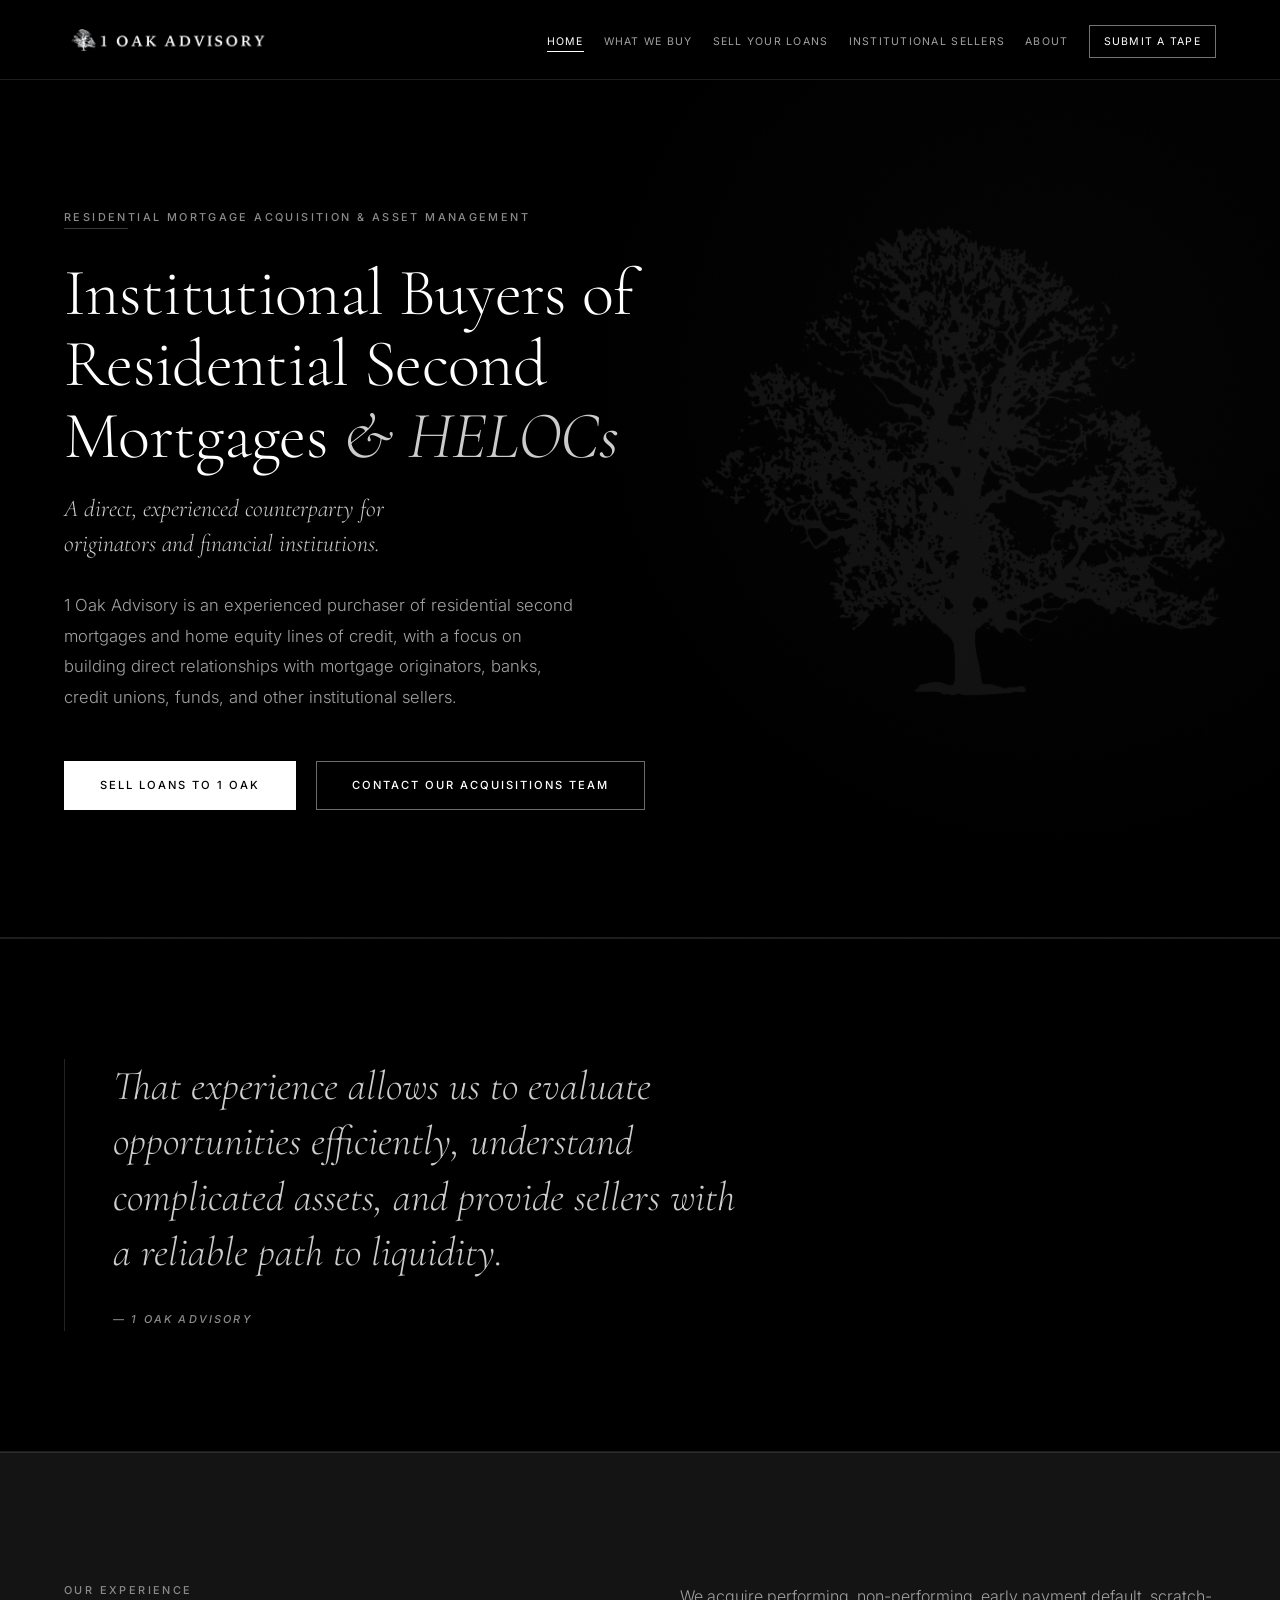
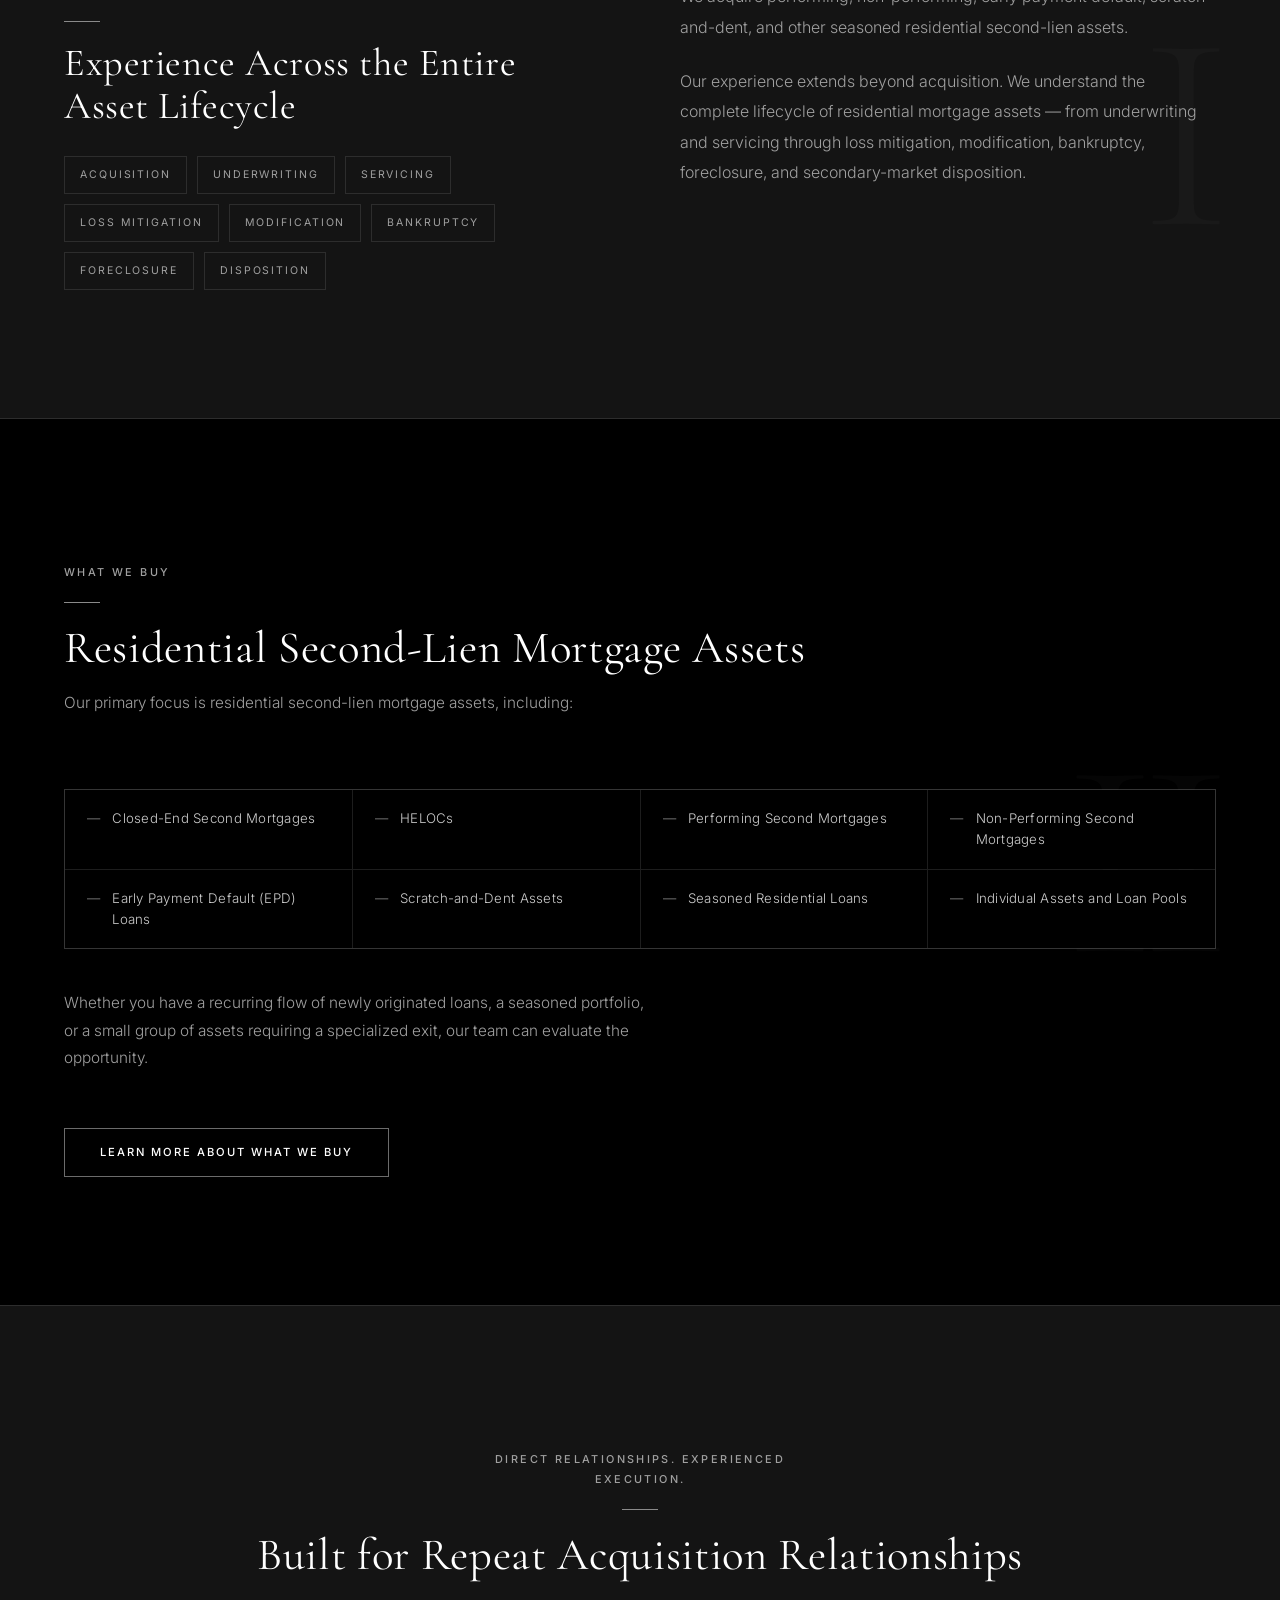
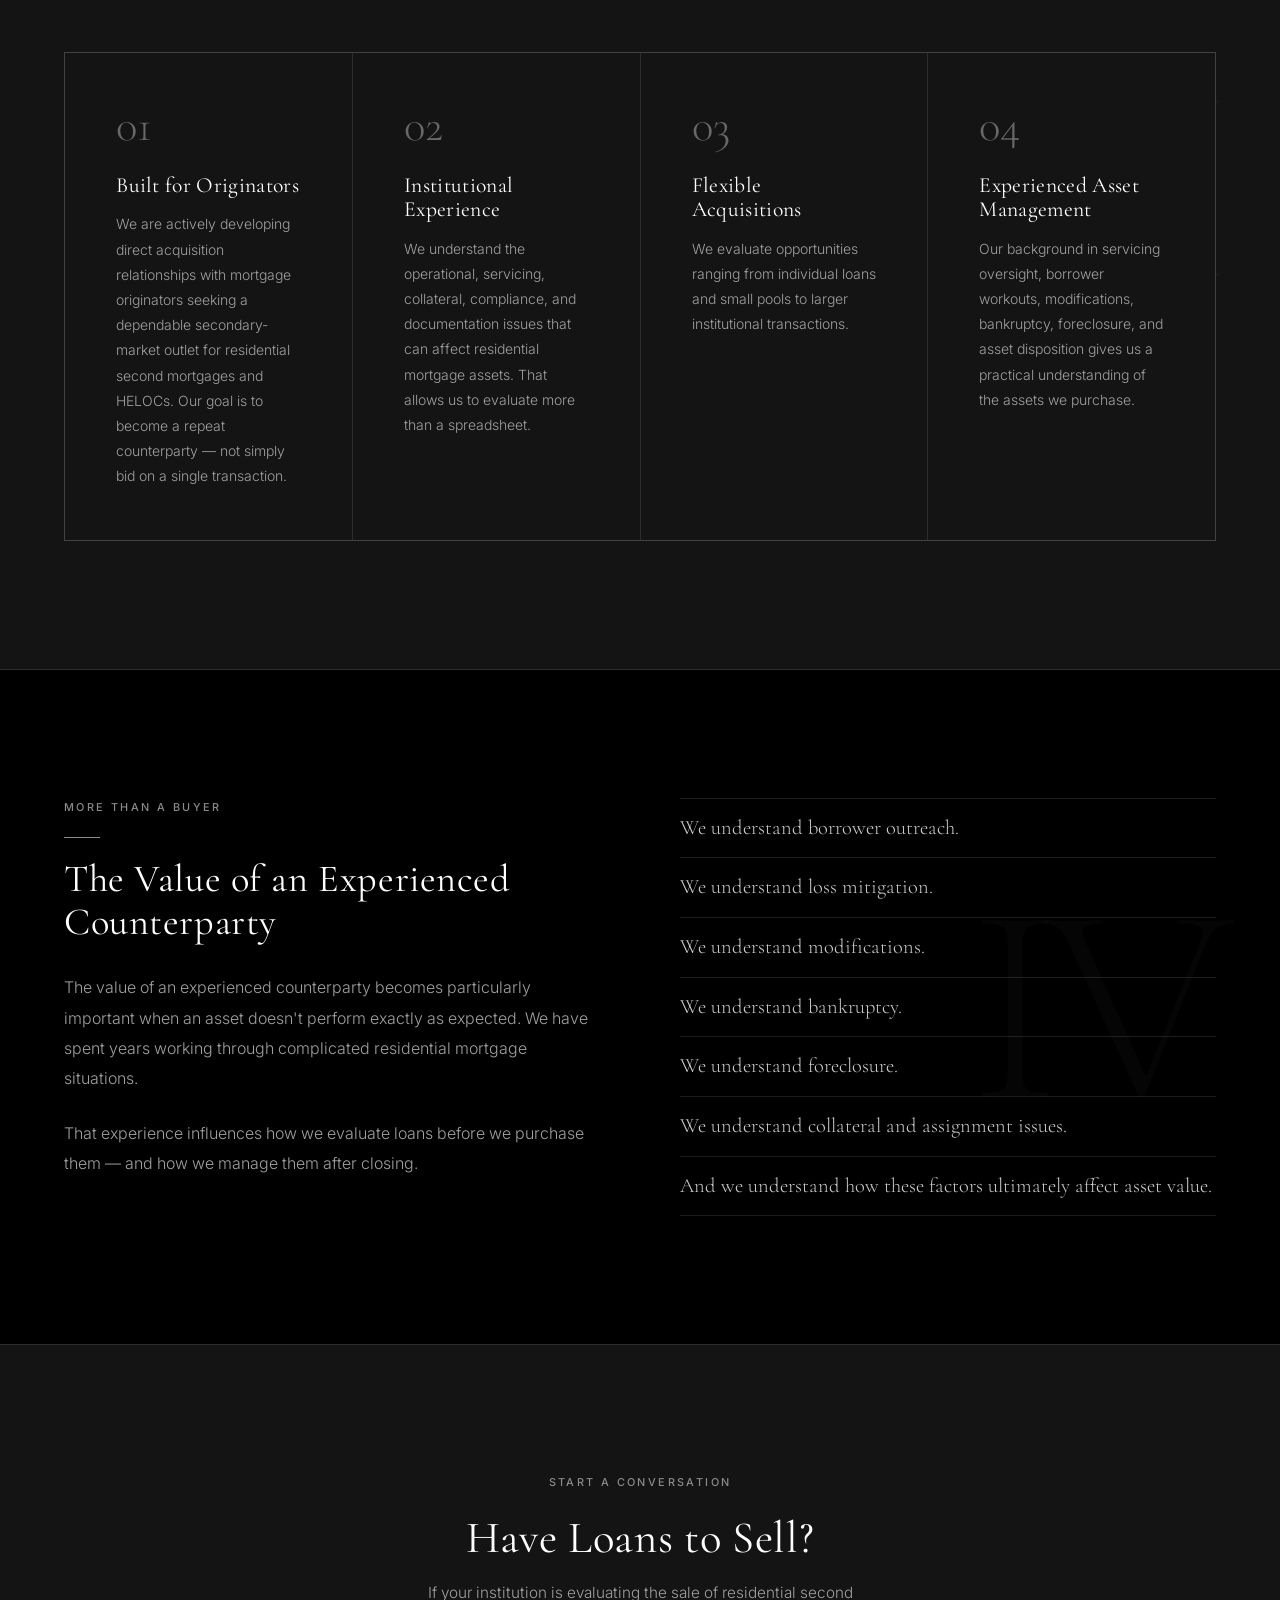
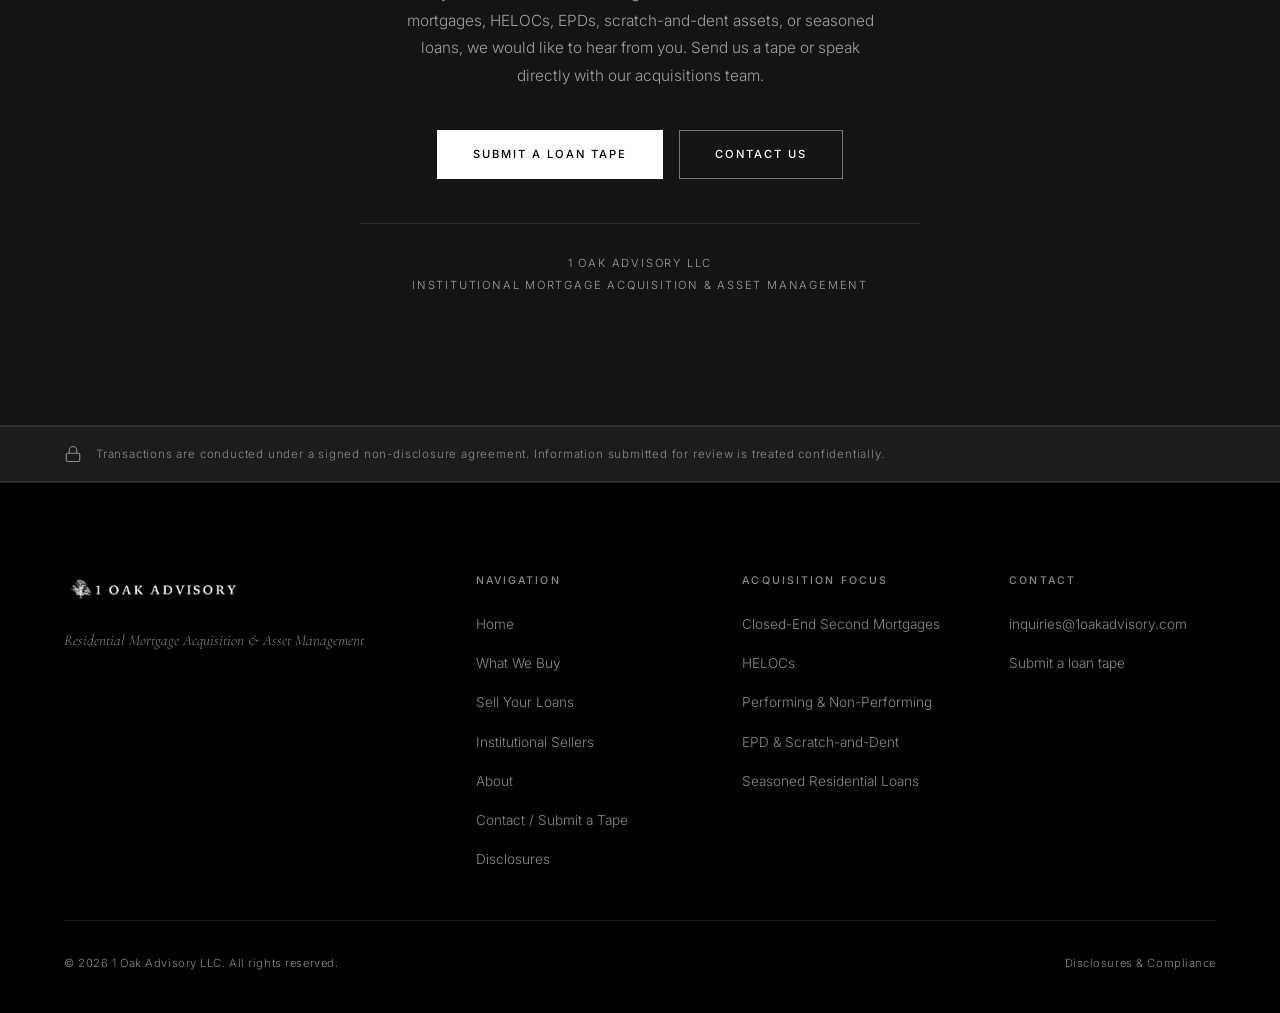
<file: index.html>
<!DOCTYPE html>
<html lang="en">
<head>
  <meta charset="UTF-8">
  <meta name="viewport" content="width=device-width, initial-scale=1.0">
  <meta name="description" content="1 Oak Advisory is an experienced institutional buyer of residential second mortgages and HELOCs — performing, non-performing, EPD, and scratch-and-dent assets, from individual loans to institutional pools.">
  <title>1 Oak Advisory — Institutional Buyers of Residential Second Mortgages &amp; HELOCs</title>
  <link rel="icon" type="image/png" sizes="64x64" href="assets/favicon.png">
  <link rel="apple-touch-icon" href="assets/apple-touch-icon.png">
  <link rel="canonical" href="https://www.1oakadvisory.com/">
  <meta property="og:url" content="https://www.1oakadvisory.com/">
  <meta property="og:site_name" content="1 Oak Advisory">
  <meta property="og:type" content="website">
  <meta property="og:title" content="1 Oak Advisory — Residential Second Mortgage &amp; HELOC Buyer">
  <meta property="og:description" content="A direct, experienced counterparty for mortgage originators and financial institutions selling residential second mortgages and HELOCs.">
  <!-- TODO (launch): point og:image and twitter:image at the live domain once it serves. -->
  <meta property="og:image" content="https://dlcenterprise.github.io/1OakAdvisory/assets/og.png">
  <meta property="og:image:width" content="1200">
  <meta property="og:image:height" content="630">
  <meta property="og:image:alt" content="1 Oak Advisory — Residential Second Mortgages &amp; HELOCs">
  <meta name="twitter:card" content="summary_large_image">
  <meta name="twitter:title" content="1 Oak Advisory — Residential Second Mortgage &amp; HELOC Buyer">
  <meta name="twitter:description" content="A direct, experienced counterparty for mortgage originators and financial institutions selling residential second mortgages and HELOCs.">
  <meta name="twitter:image" content="https://dlcenterprise.github.io/1OakAdvisory/assets/og.png">
  <link rel="preconnect" href="https://fonts.googleapis.com">
  <link rel="preconnect" href="https://fonts.gstatic.com" crossorigin>
  <link rel="stylesheet" href="https://fonts.googleapis.com/css2?family=Cormorant+Garamond:ital,wght@0,300;0,400;0,500;0,600;1,300;1,400&amp;family=Inter:wght@300;400;500&amp;display=swap">
  <link rel="stylesheet" href="css/styles.css">
  <noscript>
    <style>
      /* Entrance animations are JS-gated; without JS, show everything. */
      .fade-in, .hero__eyebrow, .hero__title, .hero__body, .hero__actions, .hero__kicker,
      .page-hero .label, .page-hero__title, .page-hero__body, .page-hero__kicker
        { opacity: 1 !important; transform: none !important; }
      .page-transition { display: none !important; }
      /* The custom cursor is JS-positioned; give the native pointer back. */
      .cursor-ring, .cursor-dot { display: none !important; }
      * { cursor: auto !important; }
      a, button, label, summary, [role="button"] { cursor: pointer !important; }
      input, textarea, select { cursor: auto !important; }
      /* The hamburger needs JS to open anything, so show the menu inline instead. */
      .nav__hamburger { display: none !important; }
      @media (max-width: 63.125em) {
        .nav__mobile { display: block !important; position: static; border-bottom: 0; padding: 20px 0 0; }
        .nav__mobile ul { flex-direction: row; flex-wrap: wrap; gap: 14px 20px; }
      }
    </style>
  </noscript>
</head>
<body>

  <a class="skip-link" href="#main">Skip to content</a>

  <!-- Page Transition Overlay -->
  <div class="page-transition" aria-hidden="true" role="presentation"></div>

  <!-- Scroll Progress -->
  <div class="scroll-progress" aria-hidden="true"></div>

  <!-- Custom Cursor -->
  <div class="cursor-ring" aria-hidden="true"></div>
  <div class="cursor-dot"  aria-hidden="true"></div>

  <!-- Navigation -->
  <nav class="nav" role="navigation" aria-label="Main navigation">
    <div class="nav__inner">
      <a href="index.html" class="nav__logo" aria-label="1 Oak Advisory — Home">
        <img src="assets/IMG_6335.jpg" alt="1 Oak Advisory">
      </a>
      <ul class="nav__links">
        <li><a href="index.html" class="active">Home</a></li>
        <li><a href="what-we-buy.html">What We Buy</a></li>
        <li><a href="sell-your-loans.html">Sell Your Loans</a></li>
        <li><a href="originators.html">Institutional Sellers</a></li>
        <li><a href="about.html">About</a></li>
        <li><a href="contact.html" class="nav__cta">Submit a Tape</a></li>
      </ul>
      <button class="nav__hamburger" type="button" aria-label="Open menu" aria-expanded="false" aria-controls="mobile-menu">
        <span></span><span></span><span></span>
      </button>
    </div>
  </nav>

  <!-- Mobile Menu -->
  <nav class="nav__mobile" id="mobile-menu" aria-label="Mobile navigation">
    <ul>
      <li><a href="index.html">Home</a></li>
      <li><a href="what-we-buy.html">What We Buy</a></li>
      <li><a href="sell-your-loans.html">Sell Your Loans</a></li>
      <li><a href="originators.html">Institutional Sellers</a></li>
      <li><a href="about.html">About</a></li>
      <li><a href="contact.html">Submit a Tape</a></li>
    </ul>
  </nav>

  <main id="main" tabindex="-1">

  <!-- Hero -->
  <section class="hero">
    <!-- Ghost oak tree watermark — mix-blend-mode:screen makes the black bg transparent -->
    <div class="hero__visual" aria-hidden="true">
      <img src="assets/IMG_7956.PNG" alt="">
    </div>

    <div class="hero__inner">
      <p class="label hero__eyebrow">Residential Mortgage Acquisition &amp; Asset Management</p>
      <div class="hero__line" aria-hidden="true"></div>
      <h1 class="hero__title hero__title--compact">Institutional Buyers of Residential Second Mortgages <em>&amp; HELOCs</em></h1>
      <p class="hero__kicker">A direct, experienced counterparty for originators and financial institutions.</p>
      <p class="hero__body">1 Oak Advisory is an experienced purchaser of residential second mortgages and home equity lines of credit, with a focus on building direct relationships with mortgage originators, banks, credit unions, funds, and other institutional sellers.</p>
      <div class="hero__actions">
        <a href="sell-your-loans.html" class="btn btn--primary">Sell Loans to 1 Oak</a>
        <a href="contact.html#speak" class="btn btn--outline">Contact Our Acquisitions Team</a>
      </div>
    </div>
  </section>

  <!-- Statement -->
  <section class="statement">
    <div class="container">
      <blockquote class="statement__inner fade-in">
        <p class="statement__quote">That experience allows us to evaluate opportunities efficiently, understand complicated assets, and provide sellers with a reliable path to liquidity.</p>
        <cite class="statement__attr">— 1 Oak Advisory</cite>
      </blockquote>
    </div>
  </section>

  <!-- Lifecycle Experience -->
  <section class="section section--charcoal section--watermark" data-watermark="I">
    <div class="container">
      <div class="two-col fade-in">
        <div>
          <p class="label">Our Experience</p>
          <div class="divider"></div>
          <h2 class="two-col__title">Experience Across the Entire Asset Lifecycle</h2>
          <ul class="lifecycle">
            <li>Acquisition</li>
            <li>Underwriting</li>
            <li>Servicing</li>
            <li>Loss Mitigation</li>
            <li>Modification</li>
            <li>Bankruptcy</li>
            <li>Foreclosure</li>
            <li>Disposition</li>
          </ul>
        </div>
        <div class="about-text">
          <p>We acquire performing, non-performing, early payment default, scratch-and-dent, and other seasoned residential second-lien assets.</p>
          <p>Our experience extends beyond acquisition. We understand the complete lifecycle of residential mortgage assets — from underwriting and servicing through loss mitigation, modification, bankruptcy, foreclosure, and secondary-market disposition.</p>
        </div>
      </div>
    </div>
  </section>

  <!-- What We Buy Teaser -->
  <section class="section section--dark section--watermark" data-watermark="II">
    <div class="container">
      <div class="section__header fade-in">
        <p class="label">What We Buy</p>
        <div class="divider"></div>
        <h2>Residential Second-Lien Mortgage Assets</h2>
        <p>Our primary focus is residential second-lien mortgage assets, including:</p>
      </div>

      <ul class="spec-list fade-in">
        <li>Closed-End Second Mortgages</li>
        <li>HELOCs</li>
        <li>Performing Second Mortgages</li>
        <li>Non-Performing Second Mortgages</li>
        <li>Early Payment Default (EPD) Loans</li>
        <li>Scratch-and-Dent Assets</li>
        <li>Seasoned Residential Loans</li>
        <li>Individual Assets and Loan Pools</li>
      </ul>

      <p class="section__note fade-in">Whether you have a recurring flow of newly originated loans, a seasoned portfolio, or a small group of assets requiring a specialized exit, our team can evaluate the opportunity.</p>

      <div class="section__actions fade-in">
        <a href="what-we-buy.html" class="btn btn--outline">Learn More About What We Buy</a>
      </div>
    </div>
  </section>

  <!-- Direct Relationships. Experienced Execution. -->
  <section class="section section--charcoal section--watermark" data-watermark="III">
    <div class="container">
      <div class="section__header section__header--center fade-in">
        <p class="label">Direct Relationships. Experienced Execution.</p>
        <div class="divider divider--center"></div>
        <h2>Built for Repeat Acquisition Relationships</h2>
      </div>

      <div class="pillars pillars--4">
        <div class="pillar">
          <div class="pillar__number">01</div>
          <h3 class="pillar__title">Built for Originators</h3>
          <p class="pillar__body">We are actively developing direct acquisition relationships with mortgage originators seeking a dependable secondary-market outlet for residential second mortgages and HELOCs. Our goal is to become a repeat counterparty — not simply bid on a single transaction.</p>
        </div>
        <div class="pillar">
          <div class="pillar__number">02</div>
          <h3 class="pillar__title">Institutional Experience</h3>
          <p class="pillar__body">We understand the operational, servicing, collateral, compliance, and documentation issues that can affect residential mortgage assets. That allows us to evaluate more than a spreadsheet.</p>
        </div>
        <div class="pillar">
          <div class="pillar__number">03</div>
          <h3 class="pillar__title">Flexible Acquisitions</h3>
          <p class="pillar__body">We evaluate opportunities ranging from individual loans and small pools to larger institutional transactions.</p>
        </div>
        <div class="pillar">
          <div class="pillar__number">04</div>
          <h3 class="pillar__title">Experienced Asset Management</h3>
          <p class="pillar__body">Our background in servicing oversight, borrower workouts, modifications, bankruptcy, foreclosure, and asset disposition gives us a practical understanding of the assets we purchase.</p>
        </div>
      </div>
    </div>
  </section>

  <!-- More Than a Buyer -->
  <section class="section section--dark section--watermark" data-watermark="IV">
    <div class="container">
      <div class="two-col fade-in">
        <div>
          <p class="label">More Than a Buyer</p>
          <div class="divider"></div>
          <h2 class="two-col__title">The Value of an Experienced Counterparty</h2>
          <div class="about-text">
            <p>The value of an experienced counterparty becomes particularly important when an asset doesn't perform exactly as expected. We have spent years working through complicated residential mortgage situations.</p>
            <p>That experience influences how we evaluate loans before we purchase them — and how we manage them after closing.</p>
          </div>
        </div>
        <ul class="tenets">
          <li>We understand borrower outreach.</li>
          <li>We understand loss mitigation.</li>
          <li>We understand modifications.</li>
          <li>We understand bankruptcy.</li>
          <li>We understand foreclosure.</li>
          <li>We understand collateral and assignment issues.</li>
          <li>And we understand how these factors ultimately affect asset value.</li>
        </ul>
      </div>
    </div>
  </section>

  <!-- CTA -->
  <section class="section section--charcoal">
    <div class="container">
      <div class="cta fade-in">
        <p class="label">Start a Conversation</p>
        <h2>Have Loans to Sell?</h2>
        <p>If your institution is evaluating the sale of residential second mortgages, HELOCs, EPDs, scratch-and-dent assets, or seasoned loans, we would like to hear from you. Send us a tape or speak directly with our acquisitions team.</p>
        <div class="section__actions section__actions--center">
          <a href="contact.html" class="btn btn--primary">Submit a Loan Tape</a>
          <a href="contact.html#speak" class="btn btn--outline">Contact Us</a>
        </div>
        <p class="cta__signature">1 Oak Advisory LLC<br>Institutional Mortgage Acquisition &amp; Asset Management</p>
      </div>
    </div>
  </section>

  </main>

  <!-- Confidentiality Bar -->
  <div class="conf-bar">
    <div class="conf-bar__inner">
      <svg class="conf-bar__icon" viewBox="0 0 24 24" fill="none" stroke="currentColor" stroke-width="1.5" aria-hidden="true">
        <rect x="3" y="11" width="18" height="11" rx="2"/>
        <path d="M7 11V7a5 5 0 0 1 10 0v4"/>
      </svg>
      <p class="conf-bar__text">Transactions are conducted under a signed non-disclosure agreement. Information submitted for review is treated confidentially.</p>
    </div>
  </div>

  <!-- Footer -->
  <footer class="footer">
    <div class="footer__inner">
      <div class="footer__top">
        <div class="footer__brand">
          <img src="assets/IMG_6335.jpg" alt="1 Oak Advisory">
          <p class="footer__tagline">Residential Mortgage Acquisition &amp; Asset Management</p>
        </div>
        <div>
          <p class="footer__col-title">Navigation</p>
          <ul class="footer__links">
            <li><a href="index.html">Home</a></li>
            <li><a href="what-we-buy.html">What We Buy</a></li>
            <li><a href="sell-your-loans.html">Sell Your Loans</a></li>
            <li><a href="originators.html">Institutional Sellers</a></li>
            <li><a href="about.html">About</a></li>
            <li><a href="contact.html">Contact / Submit a Tape</a></li>
            <li><a href="disclosures.html">Disclosures</a></li>
          </ul>
        </div>
        <div>
          <p class="footer__col-title">Acquisition Focus</p>
          <ul class="footer__links">
            <li><span>Closed-End Second Mortgages</span></li>
            <li><span>HELOCs</span></li>
            <li><span>Performing &amp; Non-Performing</span></li>
            <li><span>EPD &amp; Scratch-and-Dent</span></li>
            <li><span>Seasoned Residential Loans</span></li>
          </ul>
        </div>
        <div>
          <p class="footer__col-title">Contact</p>
          <!-- TODO (client): add the real phone number and office address here when confirmed. -->
          <ul class="footer__links">
            <li><a href="mailto:inquiries@1oakadvisory.com">inquiries@1oakadvisory.com</a></li>
            <li><a href="contact.html">Submit a loan tape</a></li>
          </ul>
        </div>
      </div>
      <div class="footer__bottom">
        <p class="footer__copy">&copy; 2026 1 Oak Advisory LLC. All rights reserved.</p>
        <p class="footer__legal"><a href="disclosures.html">Disclosures &amp; Compliance</a></p>
      </div>
    </div>
  </footer>

  <script src="js/main.js"></script>
</body>
</html>
</file>
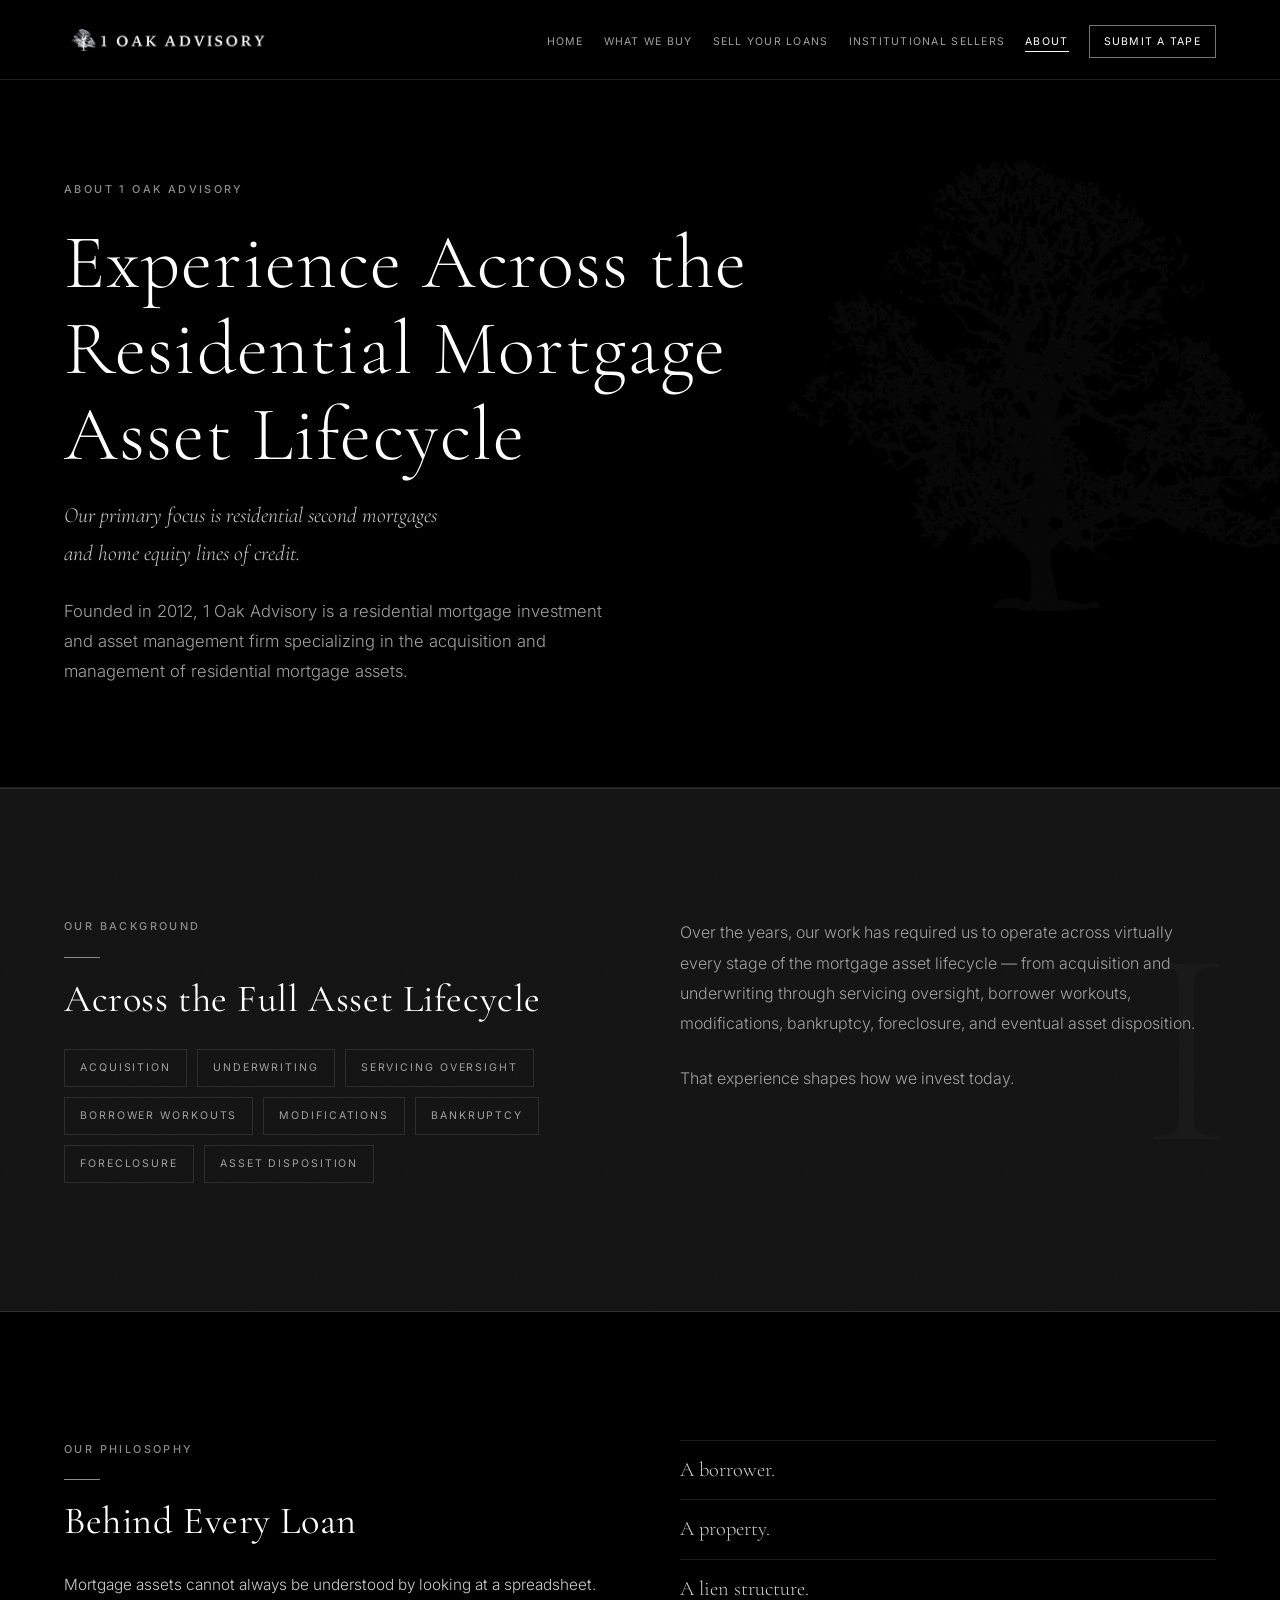
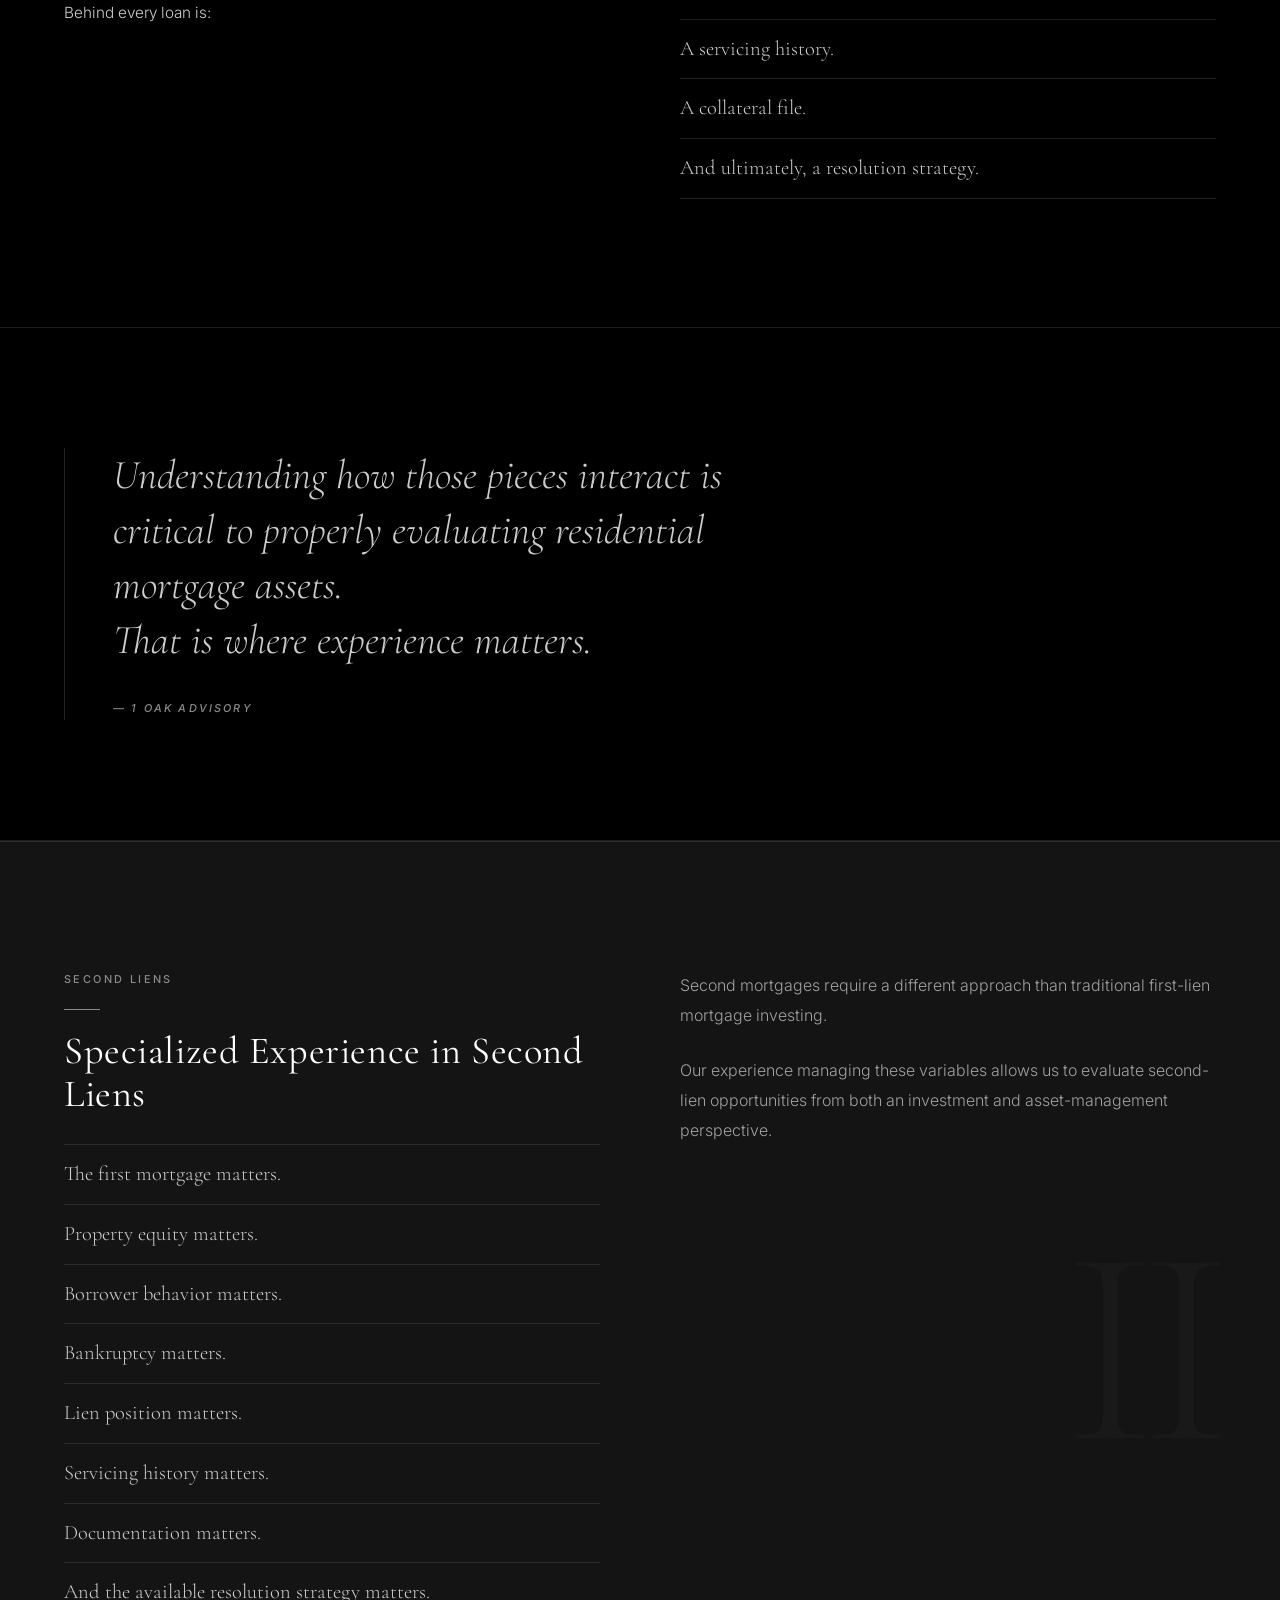
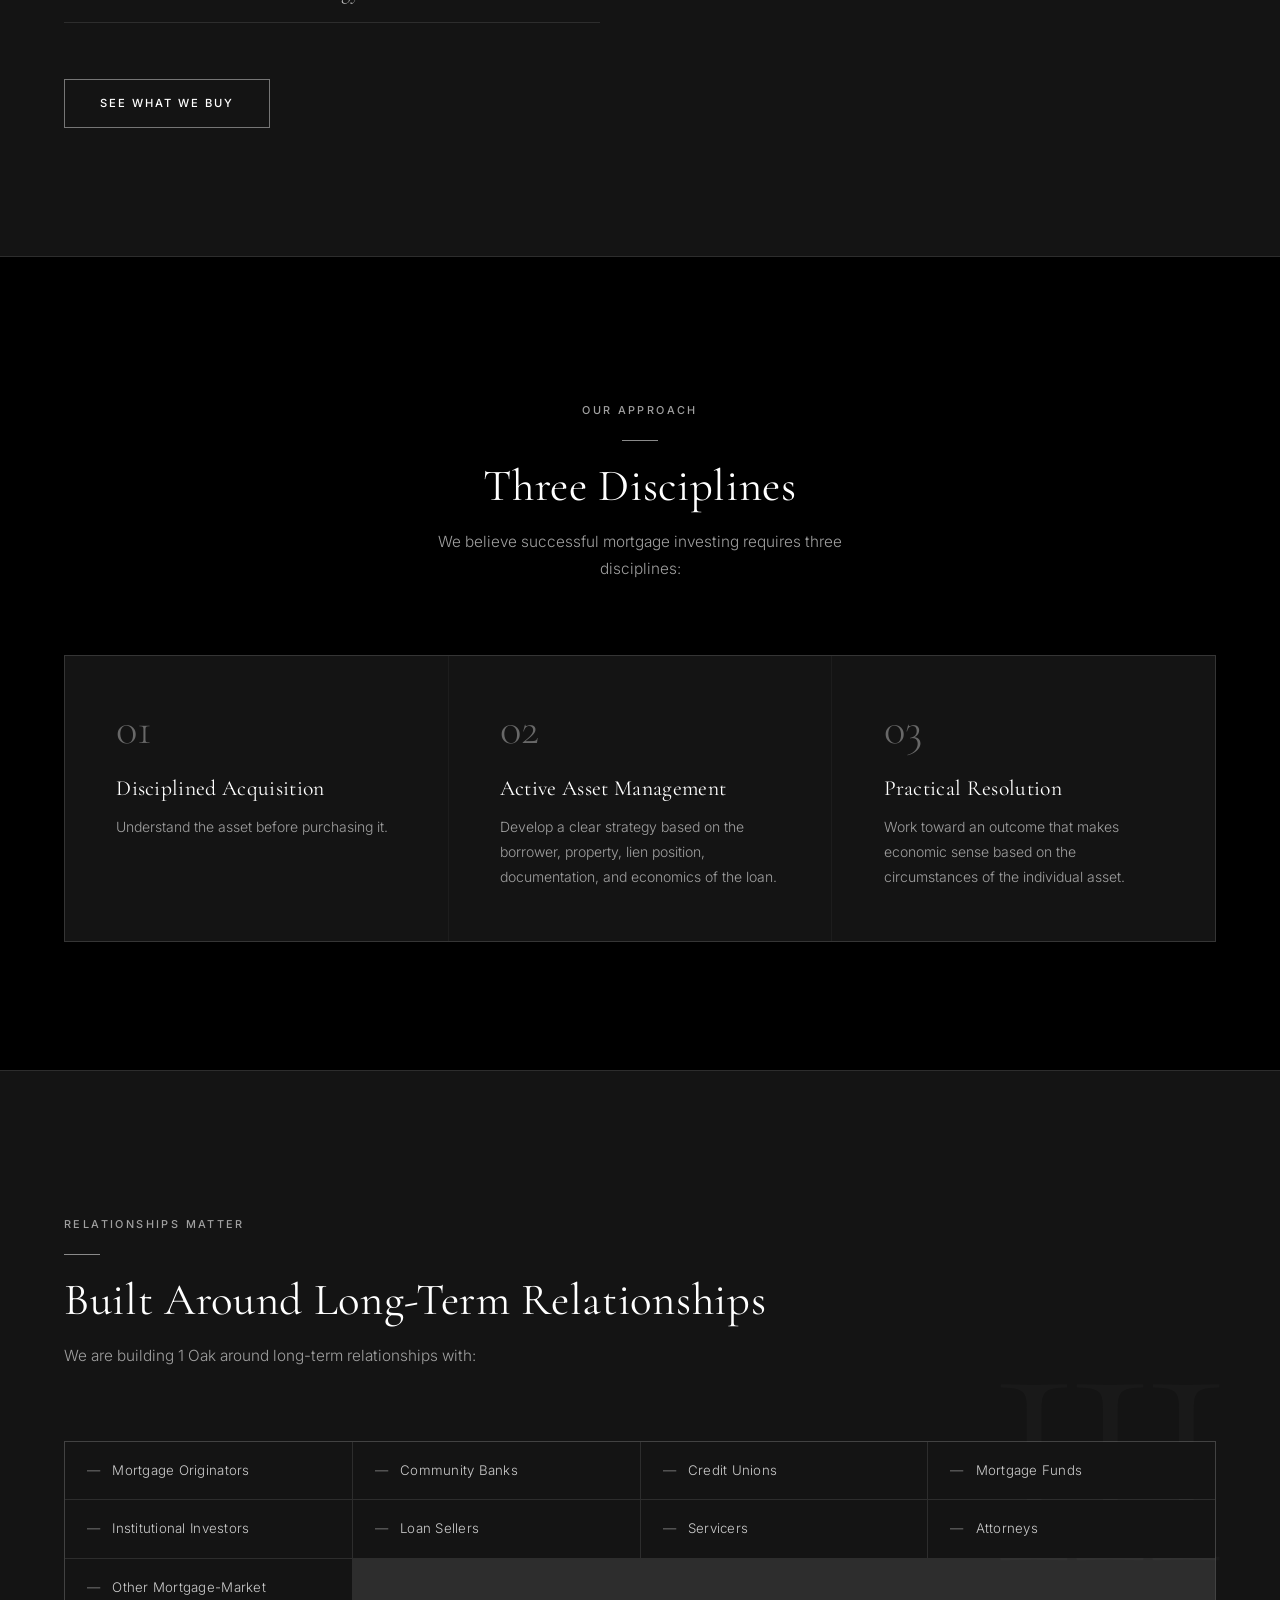
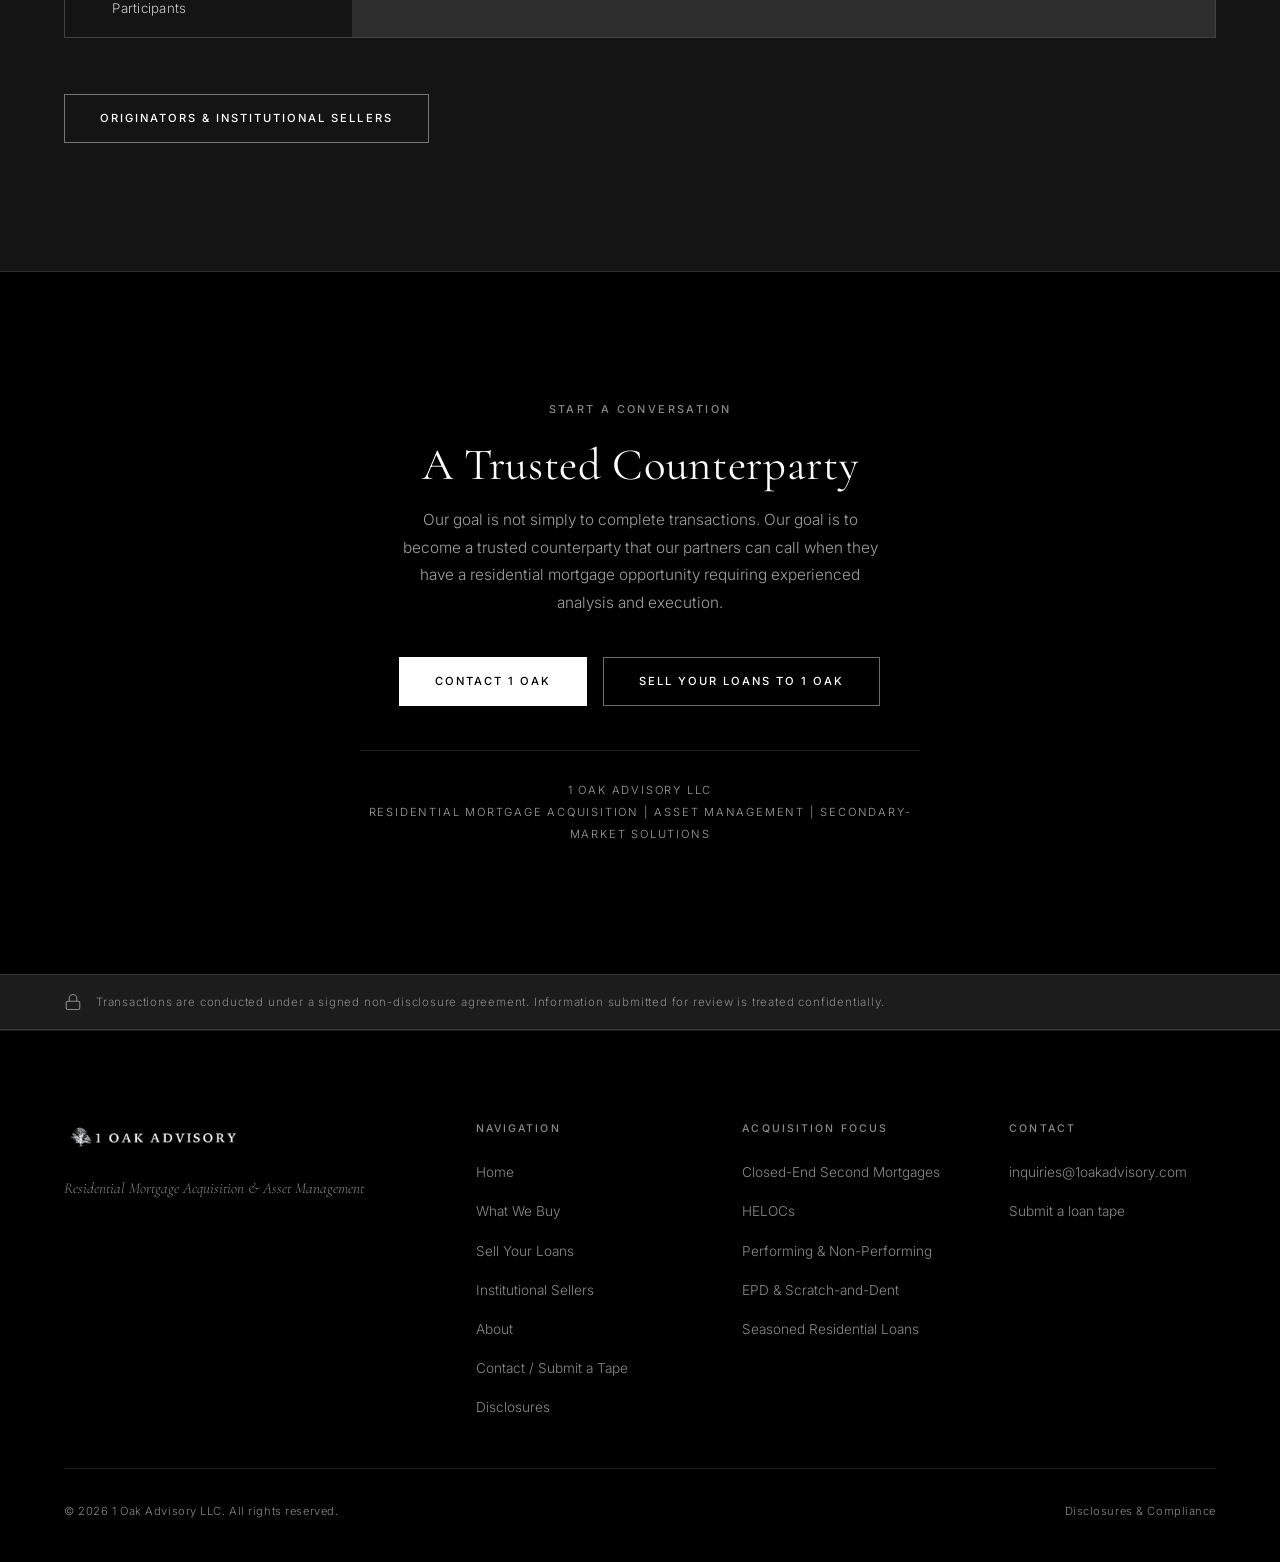
<file: about.html>
<!DOCTYPE html>
<html lang="en">
<head>
  <meta charset="UTF-8">
  <meta name="viewport" content="width=device-width, initial-scale=1.0">
  <meta name="description" content="Founded in 2012, 1 Oak Advisory is a residential mortgage investment and asset management firm specializing in the acquisition and management of residential mortgage assets, with a primary focus on second mortgages and HELOCs.">
  <title>About — Residential Mortgage Investment &amp; Asset Management | 1 Oak Advisory</title>
  <link rel="icon" type="image/png" sizes="64x64" href="assets/favicon.png">
  <link rel="apple-touch-icon" href="assets/apple-touch-icon.png">
  <link rel="canonical" href="https://www.1oakadvisory.com/about.html">
  <meta property="og:url" content="https://www.1oakadvisory.com/about.html">
  <meta property="og:site_name" content="1 Oak Advisory">
  <meta property="og:type" content="website">
  <meta property="og:title" content="About 1 Oak Advisory — Residential Mortgage Investment &amp; Asset Management">
  <meta property="og:description" content="Experience across the residential mortgage asset lifecycle — acquisition and underwriting through servicing oversight, borrower workouts, bankruptcy, foreclosure, and disposition.">
  <!-- TODO (launch): point og:image and twitter:image at the live domain once it serves. -->
  <meta property="og:image" content="https://dlcenterprise.github.io/1OakAdvisory/assets/og.png">
  <meta property="og:image:width" content="1200">
  <meta property="og:image:height" content="630">
  <meta property="og:image:alt" content="1 Oak Advisory — Residential Second Mortgages &amp; HELOCs">
  <meta name="twitter:card" content="summary_large_image">
  <meta name="twitter:title" content="About 1 Oak Advisory — Residential Mortgage Investment &amp; Asset Management">
  <meta name="twitter:description" content="Experience across the residential mortgage asset lifecycle — acquisition and underwriting through servicing oversight, borrower workouts, bankruptcy, foreclosure, and disposition.">
  <meta name="twitter:image" content="https://dlcenterprise.github.io/1OakAdvisory/assets/og.png">
  <link rel="preconnect" href="https://fonts.googleapis.com">
  <link rel="preconnect" href="https://fonts.gstatic.com" crossorigin>
  <link rel="stylesheet" href="https://fonts.googleapis.com/css2?family=Cormorant+Garamond:ital,wght@0,300;0,400;0,500;0,600;1,300;1,400&amp;family=Inter:wght@300;400;500&amp;display=swap">
  <link rel="stylesheet" href="css/styles.css">
  <noscript>
    <style>
      /* Entrance animations are JS-gated; without JS, show everything. */
      .fade-in, .hero__eyebrow, .hero__title, .hero__body, .hero__actions, .hero__kicker,
      .page-hero .label, .page-hero__title, .page-hero__body, .page-hero__kicker
        { opacity: 1 !important; transform: none !important; }
      .page-transition { display: none !important; }
      /* The custom cursor is JS-positioned; give the native pointer back. */
      .cursor-ring, .cursor-dot { display: none !important; }
      * { cursor: auto !important; }
      a, button, label, summary, [role="button"] { cursor: pointer !important; }
      input, textarea, select { cursor: auto !important; }
      /* The hamburger needs JS to open anything, so show the menu inline instead. */
      .nav__hamburger { display: none !important; }
      @media (max-width: 63.125em) {
        .nav__mobile { display: block !important; position: static; border-bottom: 0; padding: 20px 0 0; }
        .nav__mobile ul { flex-direction: row; flex-wrap: wrap; gap: 14px 20px; }
      }
    </style>
  </noscript>
</head>
<body>

  <a class="skip-link" href="#main">Skip to content</a>

  <!-- Page Transition Overlay -->
  <div class="page-transition" aria-hidden="true" role="presentation"></div>

  <!-- Scroll Progress -->
  <div class="scroll-progress" aria-hidden="true"></div>

  <!-- Custom Cursor -->
  <div class="cursor-ring" aria-hidden="true"></div>
  <div class="cursor-dot"  aria-hidden="true"></div>

  <!-- Navigation -->
  <nav class="nav" role="navigation" aria-label="Main navigation">
    <div class="nav__inner">
      <a href="index.html" class="nav__logo" aria-label="1 Oak Advisory — Home">
        <img src="assets/IMG_6335.jpg" alt="1 Oak Advisory">
      </a>
      <ul class="nav__links">
        <li><a href="index.html">Home</a></li>
        <li><a href="what-we-buy.html">What We Buy</a></li>
        <li><a href="sell-your-loans.html">Sell Your Loans</a></li>
        <li><a href="originators.html">Institutional Sellers</a></li>
        <li><a href="about.html" class="active">About</a></li>
        <li><a href="contact.html" class="nav__cta">Submit a Tape</a></li>
      </ul>
      <button class="nav__hamburger" type="button" aria-label="Open menu" aria-expanded="false" aria-controls="mobile-menu">
        <span></span><span></span><span></span>
      </button>
    </div>
  </nav>

  <!-- Mobile Menu -->
  <nav class="nav__mobile" id="mobile-menu" aria-label="Mobile navigation">
    <ul>
      <li><a href="index.html">Home</a></li>
      <li><a href="what-we-buy.html">What We Buy</a></li>
      <li><a href="sell-your-loans.html">Sell Your Loans</a></li>
      <li><a href="originators.html">Institutional Sellers</a></li>
      <li><a href="about.html">About</a></li>
      <li><a href="contact.html">Submit a Tape</a></li>
    </ul>
  </nav>

  <main id="main" tabindex="-1">

  <!-- Page Hero -->
  <div class="page-hero">
    <div class="page-hero__inner">
      <p class="label">About 1 Oak Advisory</p>
      <h1 class="page-hero__title">Experience Across the Residential Mortgage Asset Lifecycle</h1>
      <p class="page-hero__kicker">Our primary focus is residential second mortgages and home equity lines of credit.</p>
      <p class="page-hero__body">Founded in 2012, 1 Oak Advisory is a residential mortgage investment and asset management firm specializing in the acquisition and management of residential mortgage assets.</p>
    </div>
  </div>

  <!-- Our Background -->
  <section class="section section--charcoal section--watermark" data-watermark="I">
    <div class="container">
      <div class="two-col fade-in">
        <div>
          <p class="label">Our Background</p>
          <div class="divider"></div>
          <h2 class="two-col__title">Across the Full Asset Lifecycle</h2>
          <ul class="lifecycle">
            <li>Acquisition</li>
            <li>Underwriting</li>
            <li>Servicing Oversight</li>
            <li>Borrower Workouts</li>
            <li>Modifications</li>
            <li>Bankruptcy</li>
            <li>Foreclosure</li>
            <li>Asset Disposition</li>
          </ul>
        </div>
        <div class="about-text">
          <p>Over the years, our work has required us to operate across virtually every stage of the mortgage asset lifecycle — from acquisition and underwriting through servicing oversight, borrower workouts, modifications, bankruptcy, foreclosure, and eventual asset disposition.</p>
          <p>That experience shapes how we invest today.</p>
        </div>
      </div>
    </div>
  </section>

  <!-- Our Philosophy -->
  <section class="section section--dark">
    <div class="container">
      <div class="two-col fade-in">
        <div>
          <p class="label">Our Philosophy</p>
          <div class="divider"></div>
          <h2 class="two-col__title">Behind Every Loan</h2>
          <p>Mortgage assets cannot always be understood by looking at a spreadsheet. Behind every loan is:</p>
        </div>
        <ul class="tenets">
          <li>A borrower.</li>
          <li>A property.</li>
          <li>A lien structure.</li>
          <li>A servicing history.</li>
          <li>A collateral file.</li>
          <li>And ultimately, a resolution strategy.</li>
        </ul>
      </div>
    </div>
  </section>

  <!-- Statement -->
  <section class="statement">
    <div class="container">
      <blockquote class="statement__inner fade-in">
        <p class="statement__quote">Understanding how those pieces interact is critical to properly evaluating residential mortgage assets.<br>That is where experience matters.</p>
        <cite class="statement__attr">— 1 Oak Advisory</cite>
      </blockquote>
    </div>
  </section>

  <!-- Specialized Experience in Second Liens -->
  <section class="section section--charcoal section--watermark" data-watermark="II">
    <div class="container">
      <div class="two-col fade-in">
        <div>
          <p class="label">Second Liens</p>
          <div class="divider"></div>
          <h2 class="two-col__title">Specialized Experience in Second Liens</h2>
          <ul class="tenets">
            <li>The first mortgage matters.</li>
            <li>Property equity matters.</li>
            <li>Borrower behavior matters.</li>
            <li>Bankruptcy matters.</li>
            <li>Lien position matters.</li>
            <li>Servicing history matters.</li>
            <li>Documentation matters.</li>
            <li>And the available resolution strategy matters.</li>
          </ul>
        </div>
        <div class="about-text">
          <p>Second mortgages require a different approach than traditional first-lien mortgage investing.</p>
          <p>Our experience managing these variables allows us to evaluate second-lien opportunities from both an investment and asset-management perspective.</p>
        </div>
      </div>

      <div class="section__actions fade-in">
        <a href="what-we-buy.html" class="btn btn--outline">See What We Buy</a>
      </div>
    </div>
  </section>

  <!-- Our Approach -->
  <section class="section section--dark">
    <div class="container">
      <div class="section__header section__header--center fade-in">
        <p class="label">Our Approach</p>
        <div class="divider divider--center"></div>
        <h2>Three Disciplines</h2>
        <p>We believe successful mortgage investing requires three disciplines:</p>
      </div>

      <div class="pillars">
        <div class="pillar">
          <div class="pillar__number">01</div>
          <h3 class="pillar__title">Disciplined Acquisition</h3>
          <p class="pillar__body">Understand the asset before purchasing it.</p>
        </div>
        <div class="pillar">
          <div class="pillar__number">02</div>
          <h3 class="pillar__title">Active Asset Management</h3>
          <p class="pillar__body">Develop a clear strategy based on the borrower, property, lien position, documentation, and economics of the loan.</p>
        </div>
        <div class="pillar">
          <div class="pillar__number">03</div>
          <h3 class="pillar__title">Practical Resolution</h3>
          <p class="pillar__body">Work toward an outcome that makes economic sense based on the circumstances of the individual asset.</p>
        </div>
      </div>
    </div>
  </section>

  <!-- Relationships Matter -->
  <section class="section section--charcoal section--watermark" data-watermark="III">
    <div class="container">
      <div class="section__header fade-in">
        <p class="label">Relationships Matter</p>
        <div class="divider"></div>
        <h2>Built Around Long-Term Relationships</h2>
        <p>We are building 1 Oak around long-term relationships with:</p>
      </div>

      <ul class="spec-list spec-list--charcoal fade-in">
        <li>Mortgage Originators</li>
        <li>Community Banks</li>
        <li>Credit Unions</li>
        <li>Mortgage Funds</li>
        <li>Institutional Investors</li>
        <li>Loan Sellers</li>
        <li>Servicers</li>
        <li>Attorneys</li>
        <li>Other Mortgage-Market Participants</li>
      </ul>

      <div class="section__actions fade-in">
        <a href="originators.html" class="btn btn--outline">Originators &amp; Institutional Sellers</a>
      </div>
    </div>
  </section>

  <!-- CTA -->
  <section class="section section--dark">
    <div class="container">
      <div class="cta fade-in">
        <p class="label">Start a Conversation</p>
        <h2>A Trusted Counterparty</h2>
        <p>Our goal is not simply to complete transactions. Our goal is to become a trusted counterparty that our partners can call when they have a residential mortgage opportunity requiring experienced analysis and execution.</p>
        <div class="section__actions section__actions--center">
          <a href="contact.html" class="btn btn--primary">Contact 1 Oak</a>
          <a href="sell-your-loans.html" class="btn btn--outline">Sell Your Loans to 1 Oak</a>
        </div>
        <p class="cta__signature">1 Oak Advisory LLC<br>Residential Mortgage Acquisition | Asset Management | Secondary-Market Solutions</p>
      </div>
    </div>
  </section>

  </main>

  <!-- Confidentiality Bar -->
  <div class="conf-bar">
    <div class="conf-bar__inner">
      <svg class="conf-bar__icon" viewBox="0 0 24 24" fill="none" stroke="currentColor" stroke-width="1.5" aria-hidden="true">
        <rect x="3" y="11" width="18" height="11" rx="2"/>
        <path d="M7 11V7a5 5 0 0 1 10 0v4"/>
      </svg>
      <p class="conf-bar__text">Transactions are conducted under a signed non-disclosure agreement. Information submitted for review is treated confidentially.</p>
    </div>
  </div>

  <!-- Footer -->
  <footer class="footer">
    <div class="footer__inner">
      <div class="footer__top">
        <div class="footer__brand">
          <img src="assets/IMG_6335.jpg" alt="1 Oak Advisory">
          <p class="footer__tagline">Residential Mortgage Acquisition &amp; Asset Management</p>
        </div>
        <div>
          <p class="footer__col-title">Navigation</p>
          <ul class="footer__links">
            <li><a href="index.html">Home</a></li>
            <li><a href="what-we-buy.html">What We Buy</a></li>
            <li><a href="sell-your-loans.html">Sell Your Loans</a></li>
            <li><a href="originators.html">Institutional Sellers</a></li>
            <li><a href="about.html">About</a></li>
            <li><a href="contact.html">Contact / Submit a Tape</a></li>
            <li><a href="disclosures.html">Disclosures</a></li>
          </ul>
        </div>
        <div>
          <p class="footer__col-title">Acquisition Focus</p>
          <ul class="footer__links">
            <li><span>Closed-End Second Mortgages</span></li>
            <li><span>HELOCs</span></li>
            <li><span>Performing &amp; Non-Performing</span></li>
            <li><span>EPD &amp; Scratch-and-Dent</span></li>
            <li><span>Seasoned Residential Loans</span></li>
          </ul>
        </div>
        <div>
          <p class="footer__col-title">Contact</p>
          <!-- TODO (client): add the real phone number and office address here when confirmed. -->
          <ul class="footer__links">
            <li><a href="mailto:inquiries@1oakadvisory.com">inquiries@1oakadvisory.com</a></li>
            <li><a href="contact.html">Submit a loan tape</a></li>
          </ul>
        </div>
      </div>
      <div class="footer__bottom">
        <p class="footer__copy">&copy; 2026 1 Oak Advisory LLC. All rights reserved.</p>
        <p class="footer__legal"><a href="disclosures.html">Disclosures &amp; Compliance</a></p>
      </div>
    </div>
  </footer>

  <script src="js/main.js"></script>
</body>
</html>
</file>
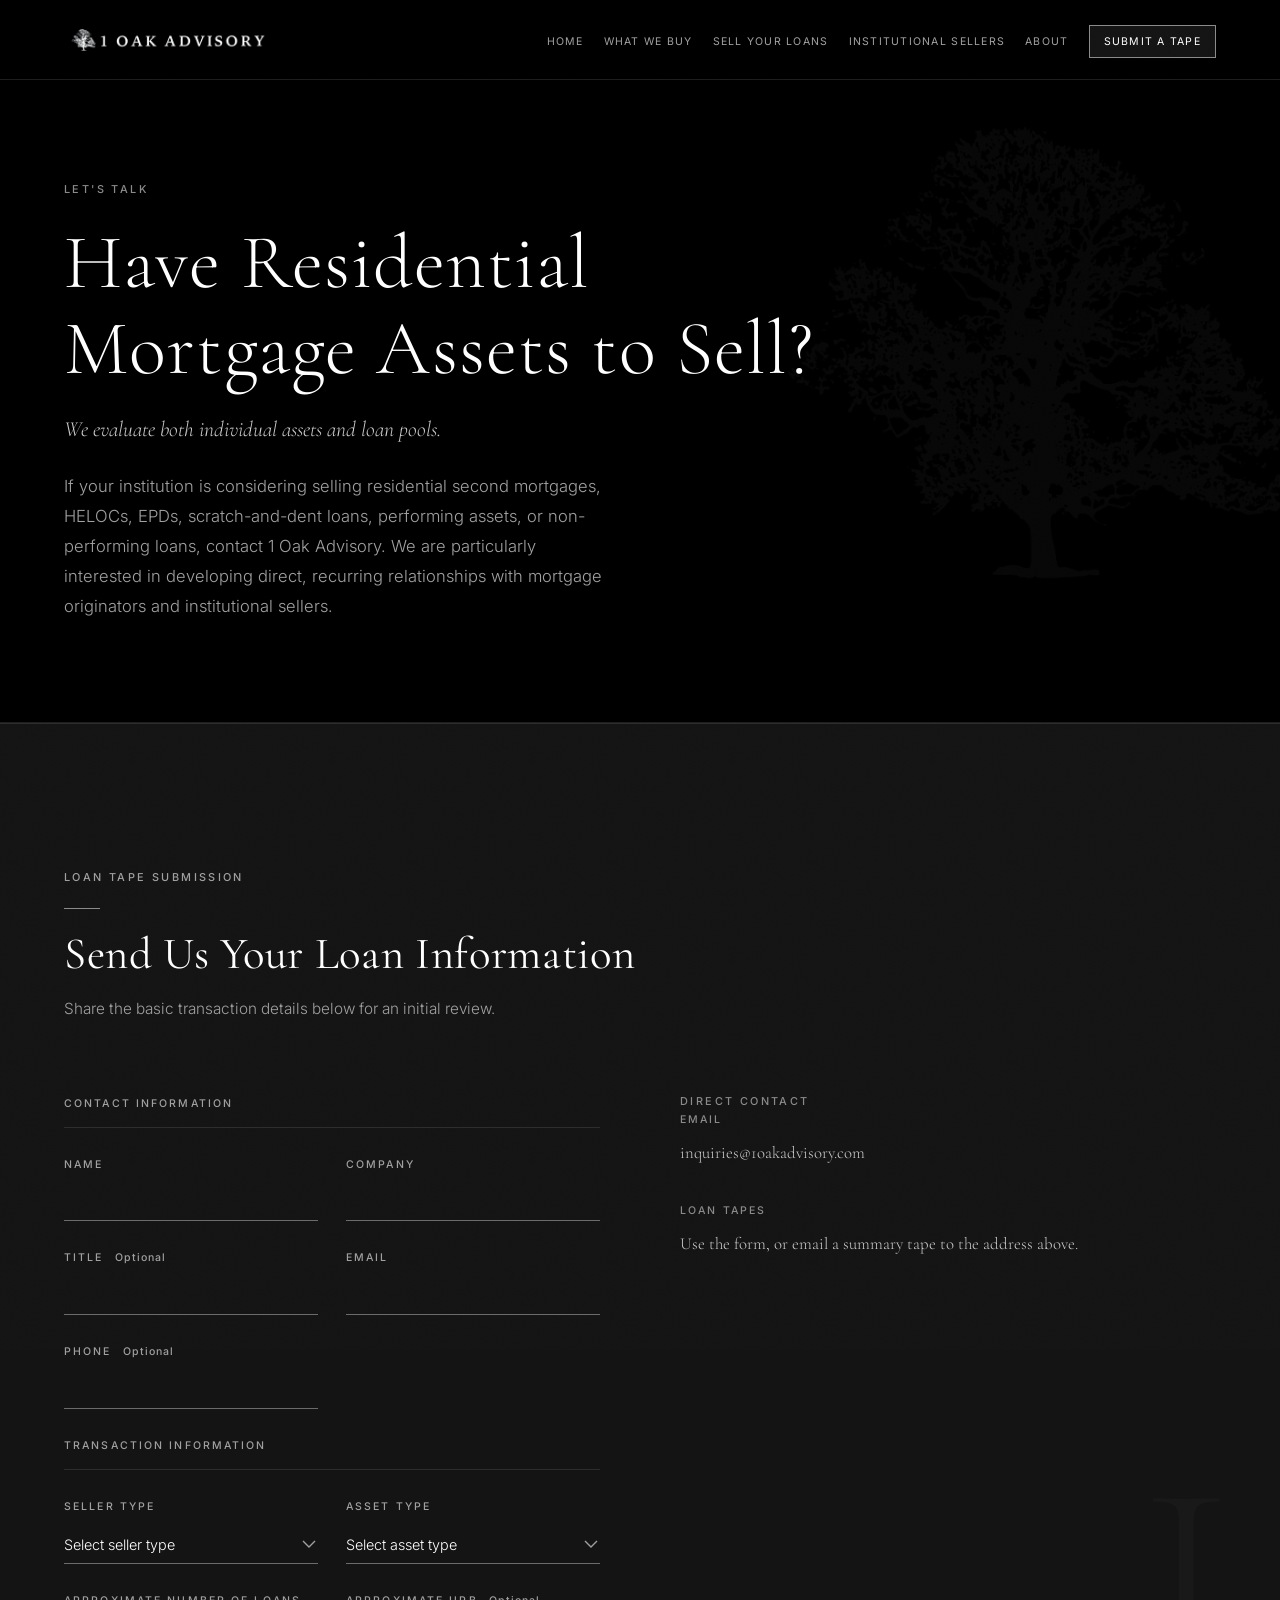
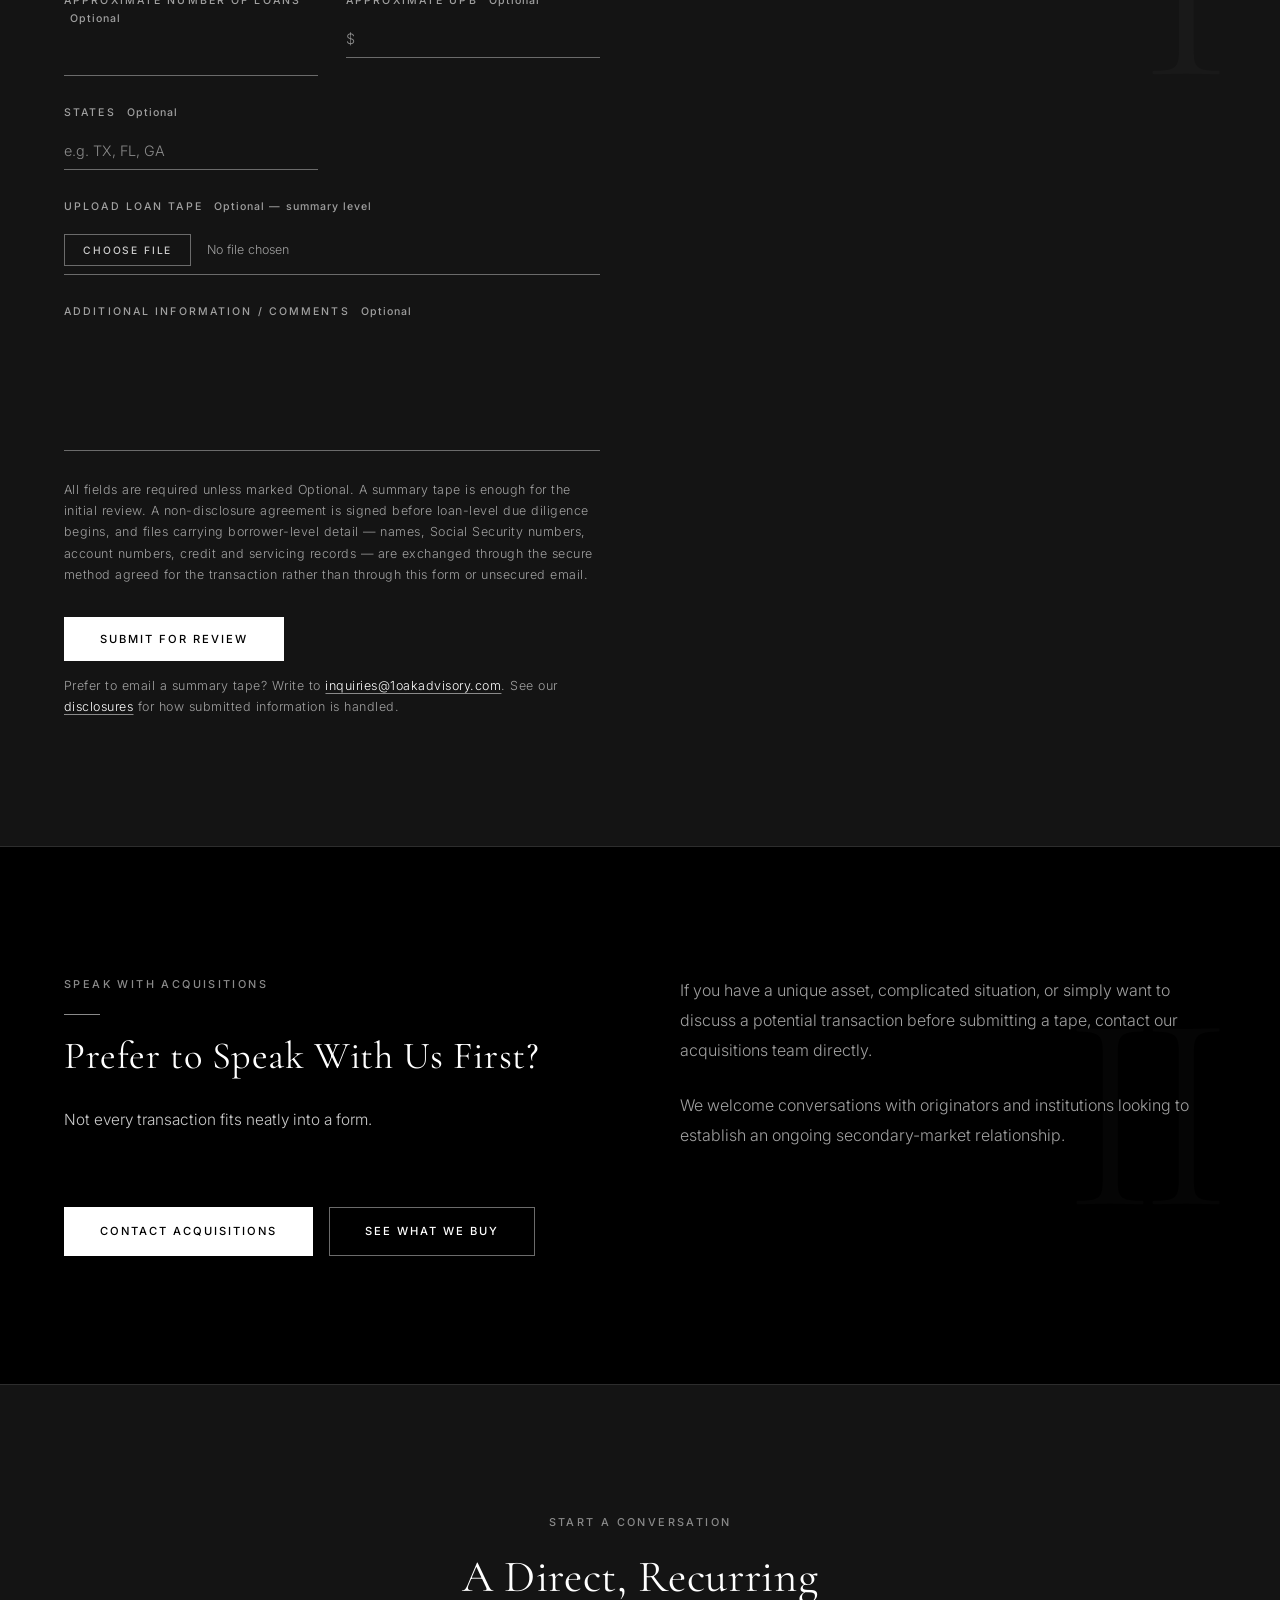
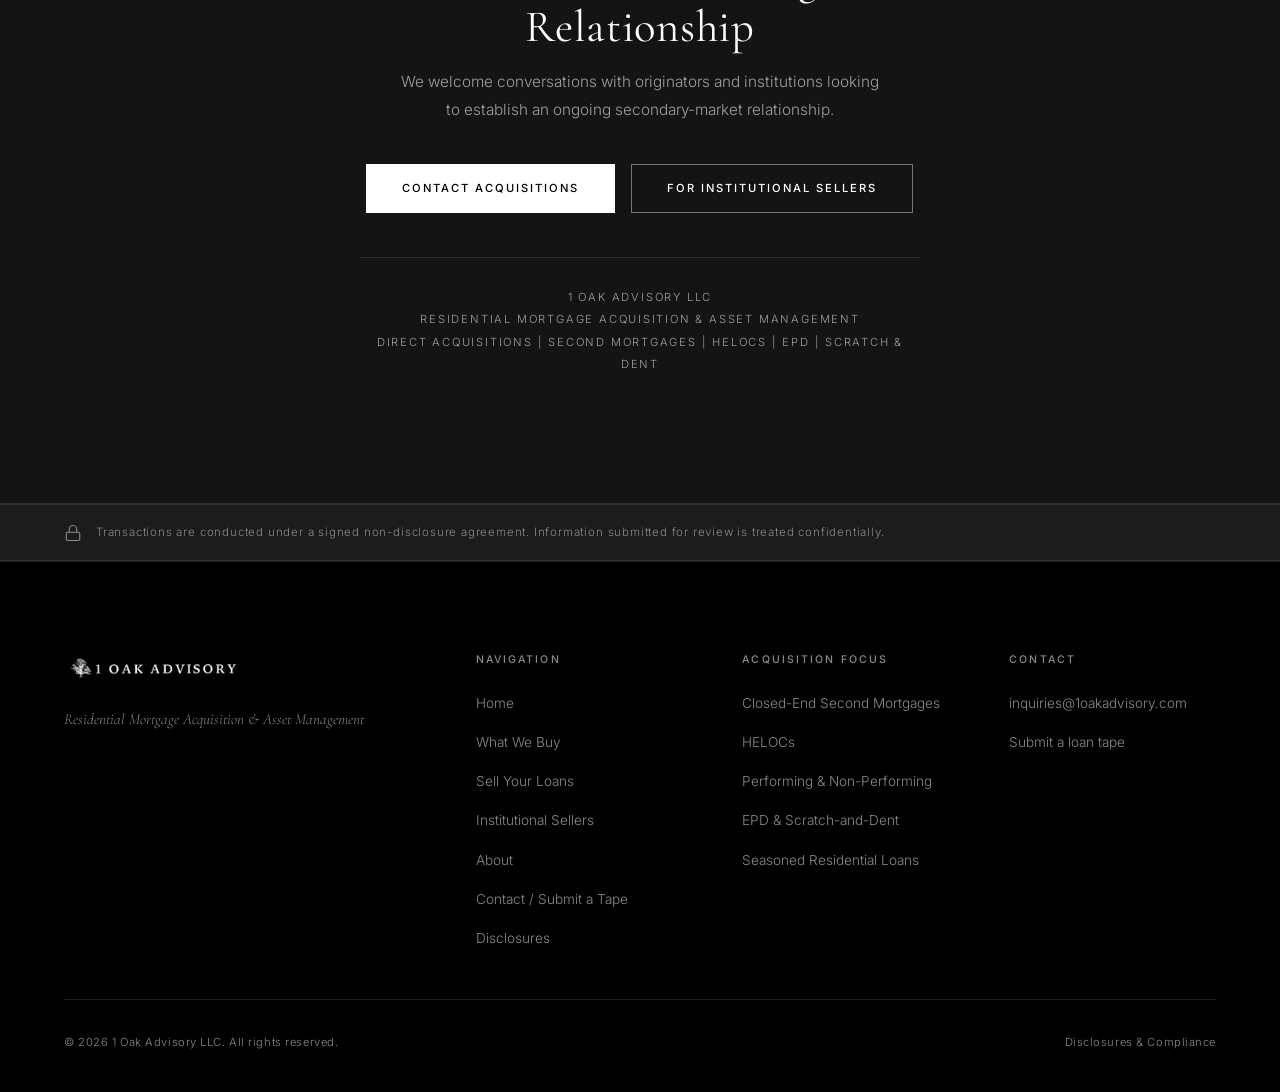
<file: contact.html>
<!DOCTYPE html>
<html lang="en">
<head>
  <meta charset="UTF-8">
  <meta name="viewport" content="width=device-width, initial-scale=1.0">
  <meta name="description" content="Have residential mortgage assets to sell? Submit a loan tape to 1 Oak Advisory or contact our acquisitions team directly about second mortgages, HELOCs, EPD, scratch-and-dent, performing and non-performing loans.">
  <title>Submit a Loan Tape — Contact Acquisitions | 1 Oak Advisory</title>
  <link rel="icon" type="image/png" sizes="64x64" href="assets/favicon.png">
  <link rel="apple-touch-icon" href="assets/apple-touch-icon.png">
  <link rel="canonical" href="https://www.1oakadvisory.com/contact.html">
  <meta property="og:url" content="https://www.1oakadvisory.com/contact.html">
  <meta property="og:site_name" content="1 Oak Advisory">
  <meta property="og:type" content="website">
  <meta property="og:title" content="Submit a Loan Tape — 1 Oak Advisory Acquisitions">
  <meta property="og:description" content="Send us your loan information for an initial review, or speak with our acquisitions team about second mortgages, HELOCs, EPD, and scratch-and-dent assets.">
  <!-- TODO (launch): point og:image and twitter:image at the live domain once it serves. -->
  <meta property="og:image" content="https://dlcenterprise.github.io/1OakAdvisory/assets/og.png">
  <meta property="og:image:width" content="1200">
  <meta property="og:image:height" content="630">
  <meta property="og:image:alt" content="1 Oak Advisory — Residential Second Mortgages &amp; HELOCs">
  <meta name="twitter:card" content="summary_large_image">
  <meta name="twitter:title" content="Submit a Loan Tape — 1 Oak Advisory Acquisitions">
  <meta name="twitter:description" content="Send us your loan information for an initial review, or speak with our acquisitions team about second mortgages, HELOCs, EPD, and scratch-and-dent assets.">
  <meta name="twitter:image" content="https://dlcenterprise.github.io/1OakAdvisory/assets/og.png">
  <link rel="preconnect" href="https://fonts.googleapis.com">
  <link rel="preconnect" href="https://fonts.gstatic.com" crossorigin>
  <link rel="stylesheet" href="https://fonts.googleapis.com/css2?family=Cormorant+Garamond:ital,wght@0,300;0,400;0,500;0,600;1,300;1,400&amp;family=Inter:wght@300;400;500&amp;display=swap">
  <link rel="stylesheet" href="css/styles.css">
  <noscript>
    <style>
      /* Entrance animations are JS-gated; without JS, show everything. */
      .fade-in, .hero__eyebrow, .hero__title, .hero__body, .hero__actions, .hero__kicker,
      .page-hero .label, .page-hero__title, .page-hero__body, .page-hero__kicker
        { opacity: 1 !important; transform: none !important; }
      .page-transition { display: none !important; }
      /* The custom cursor is JS-positioned; give the native pointer back. */
      .cursor-ring, .cursor-dot { display: none !important; }
      * { cursor: auto !important; }
      a, button, label, summary, [role="button"] { cursor: pointer !important; }
      input, textarea, select { cursor: auto !important; }
      /* The hamburger needs JS to open anything, so show the menu inline instead. */
      .nav__hamburger { display: none !important; }
      @media (max-width: 63.125em) {
        .nav__mobile { display: block !important; position: static; border-bottom: 0; padding: 20px 0 0; }
        .nav__mobile ul { flex-direction: row; flex-wrap: wrap; gap: 14px 20px; }
      }
    </style>
  </noscript>
</head>
<body>

  <a class="skip-link" href="#main">Skip to content</a>

  <!-- Page Transition Overlay -->
  <div class="page-transition" aria-hidden="true" role="presentation"></div>

  <!-- Scroll Progress -->
  <div class="scroll-progress" aria-hidden="true"></div>

  <!-- Custom Cursor -->
  <div class="cursor-ring" aria-hidden="true"></div>
  <div class="cursor-dot"  aria-hidden="true"></div>

  <!-- Navigation -->
  <nav class="nav" role="navigation" aria-label="Main navigation">
    <div class="nav__inner">
      <a href="index.html" class="nav__logo" aria-label="1 Oak Advisory — Home">
        <img src="assets/IMG_6335.jpg" alt="1 Oak Advisory">
      </a>
      <ul class="nav__links">
        <li><a href="index.html">Home</a></li>
        <li><a href="what-we-buy.html">What We Buy</a></li>
        <li><a href="sell-your-loans.html">Sell Your Loans</a></li>
        <li><a href="originators.html">Institutional Sellers</a></li>
        <li><a href="about.html">About</a></li>
        <li><a href="contact.html" class="nav__cta active">Submit a Tape</a></li>
      </ul>
      <button class="nav__hamburger" type="button" aria-label="Open menu" aria-expanded="false" aria-controls="mobile-menu">
        <span></span><span></span><span></span>
      </button>
    </div>
  </nav>

  <!-- Mobile Menu -->
  <nav class="nav__mobile" id="mobile-menu" aria-label="Mobile navigation">
    <ul>
      <li><a href="index.html">Home</a></li>
      <li><a href="what-we-buy.html">What We Buy</a></li>
      <li><a href="sell-your-loans.html">Sell Your Loans</a></li>
      <li><a href="originators.html">Institutional Sellers</a></li>
      <li><a href="about.html">About</a></li>
      <li><a href="contact.html">Submit a Tape</a></li>
    </ul>
  </nav>

  <main id="main" tabindex="-1">

  <!-- Page Hero -->
  <div class="page-hero">
    <div class="page-hero__inner">
      <p class="label">Let's Talk</p>
      <h1 class="page-hero__title">Have Residential Mortgage Assets to Sell?</h1>
      <p class="page-hero__kicker">We evaluate both individual assets and loan pools.</p>
      <p class="page-hero__body">If your institution is considering selling residential second mortgages, HELOCs, EPDs, scratch-and-dent loans, performing assets, or non-performing loans, contact 1 Oak Advisory. We are particularly interested in developing direct, recurring relationships with mortgage originators and institutional sellers.</p>
    </div>
  </div>

  <!-- Loan Tape Submission -->
  <section class="section section--charcoal section--watermark" data-watermark="I">
    <div class="container">
      <div class="section__header fade-in">
        <p class="label">Loan Tape Submission</p>
        <div class="divider"></div>
        <h2>Send Us Your Loan Information</h2>
        <p>Share the basic transaction details below for an initial review.</p>
      </div>

      <div class="contact-grid fade-in">

        <!--
          TODO (client): replace the Formspree endpoint in the action attribute below
          (https://formspree.io/f/REPLACE_WITH_YOUR_ID) with 1 Oak Advisory's real endpoint before launch.
          IMPORTANT: file attachments require a Formspree paid plan, or another intake endpoint that
          accepts multipart uploads. On a free plan the "Upload Loan Tape" file field is silently dropped
          on submit and the tape will never reach the acquisitions inbox.
        -->
        <p class="form-success" id="form-success" role="status" tabindex="-1" hidden>Thank you — your submission has reached our acquisitions team. If the assets fit our acquisition criteria, we will be in touch using the contact details you provided.</p>

        <form class="contact-form" action="https://formspree.io/f/REPLACE_WITH_YOUR_ID" method="POST" enctype="multipart/form-data">

          <fieldset class="form-fieldset">
            <legend class="form-legend">Contact Information</legend>
            <div class="form-grid">
              <div class="form-group">
                <label for="name">Name</label>
                <input type="text" id="name" name="name" autocomplete="name" required>
              </div>
              <div class="form-group">
                <label for="company">Company</label>
                <input type="text" id="company" name="company" autocomplete="organization" required>
              </div>
              <div class="form-group">
                <label for="title">Title <span class="form-optional">Optional</span></label>
                <input type="text" id="title" name="title" autocomplete="organization-title">
              </div>
              <div class="form-group">
                <label for="email">Email</label>
                <input type="email" id="email" name="email" autocomplete="email" required>
              </div>
              <div class="form-group">
                <label for="phone">Phone <span class="form-optional">Optional</span></label>
                <input type="tel" id="phone" name="phone" autocomplete="tel">
              </div>
            </div>
          </fieldset>

          <fieldset class="form-fieldset">
            <legend class="form-legend">Transaction Information</legend>
            <div class="form-grid">
              <div class="form-group">
                <label for="seller-type">Seller Type</label>
                <select id="seller-type" name="seller-type" required>
                  <option value="" disabled selected>Select seller type</option>
                  <option value="Mortgage Originator">Mortgage Originator</option>
                  <option value="Bank">Bank</option>
                  <option value="Credit Union">Credit Union</option>
                  <option value="Fund / Institutional Investor">Fund / Institutional Investor</option>
                  <option value="Mortgage Company">Mortgage Company</option>
                  <option value="Other">Other</option>
                </select>
              </div>
              <div class="form-group">
                <label for="asset-type">Asset Type</label>
                <select id="asset-type" name="asset-type" required>
                  <option value="" disabled selected>Select asset type</option>
                  <option value="Closed-End Second Mortgage">Closed-End Second Mortgage</option>
                  <option value="HELOC">HELOC</option>
                  <option value="Performing">Performing</option>
                  <option value="Non-Performing">Non-Performing</option>
                  <option value="Early Payment Default">Early Payment Default</option>
                  <option value="Scratch-and-Dent">Scratch-and-Dent</option>
                  <option value="Mixed Pool">Mixed Pool</option>
                  <option value="Other">Other</option>
                </select>
              </div>
              <div class="form-group">
                <label for="loan-count">Approximate Number of Loans <span class="form-optional">Optional</span></label>
                <input type="number" id="loan-count" name="loan-count" min="1" step="1">
              </div>
              <div class="form-group">
                <label for="upb">Approximate UPB <span class="form-optional">Optional</span></label>
                <input type="text" id="upb" name="upb" inputmode="decimal" placeholder="$">
              </div>
              <div class="form-group">
                <label for="states">States <span class="form-optional">Optional</span></label>
                <input type="text" id="states" name="states" placeholder="e.g. TX, FL, GA">
              </div>
              <div class="form-group form-group--full">
                <label for="loan-tape">Upload Loan Tape <span class="form-optional">Optional — summary level</span></label>
                <input type="file" id="loan-tape" name="loan-tape" accept=".csv,.xls,.xlsx,.pdf" aria-describedby="tape-hint">
              </div>
              <div class="form-group form-group--full">
                <label for="comments">Additional Information / Comments <span class="form-optional">Optional</span></label>
                <textarea id="comments" name="comments" rows="5"></textarea>
              </div>
            </div>
          </fieldset>

          <input type="text" name="_gotcha" style="display:none" tabindex="-1" aria-hidden="true" autocomplete="off" data-1p-ignore data-lpignore="true">
          <input type="hidden" name="_subject" value="Loan tape submission — 1 Oak Advisory">
          <!-- Returns the seller to this page rather than the form vendor's own thank-you screen.
               TODO (client): this URL must match the origin the site is actually served from —
               update it when the live domain is in place, or the redirect will leave the site. -->
          <input type="hidden" name="_next" value="https://www.1oakadvisory.com/contact.html?sent=1">

          <p class="form-hint" id="tape-hint">All fields are required unless marked Optional. A summary tape is enough for the initial review. A non-disclosure agreement is signed before loan-level due diligence begins, and files carrying borrower-level detail — names, Social Security numbers, account numbers, credit and servicing records — are exchanged through the secure method agreed for the transaction rather than through this form or unsecured email.</p>

          <div class="form-submit">
            <button type="submit" class="btn btn--primary">Submit for Review</button>
            <p class="form-hint">Prefer to email a summary tape? Write to <a href="mailto:inquiries@1oakadvisory.com">inquiries@1oakadvisory.com</a>. See our <a href="disclosures.html">disclosures</a> for how submitted information is handled.</p>
          </div>

        </form>

        <!-- Direct Contact -->
        <div>
          <h3 class="label">Direct Contact</h3>
          <!-- TODO (client): add the real phone number, office address and business hours here when confirmed. -->
          <div class="contact-info">

            <div>
              <span class="contact-info__label">Email</span>
              <div class="contact-info__value">
                <a href="mailto:inquiries@1oakadvisory.com">inquiries@1oakadvisory.com</a>
              </div>
            </div>

            <div>
              <span class="contact-info__label">Loan Tapes</span>
              <div class="contact-info__value">
                Use the form, or email a summary tape to the address above.
              </div>
            </div>


          </div>

        </div>

      </div>
    </div>
  </section>

  <!-- Prefer to Speak With Us First? -->
  <section class="section section--dark section--watermark" data-watermark="II" id="speak">
    <div class="container">
      <div class="two-col fade-in">
        <div>
          <p class="label">Speak With Acquisitions</p>
          <div class="divider"></div>
          <h2 class="two-col__title">Prefer to Speak With Us First?</h2>
          <p>Not every transaction fits neatly into a form.</p>
        </div>
        <div class="about-text">
          <p>If you have a unique asset, complicated situation, or simply want to discuss a potential transaction before submitting a tape, contact our acquisitions team directly.</p>
          <p>We welcome conversations with originators and institutions looking to establish an ongoing secondary-market relationship.</p>
        </div>
      </div>
      <div class="section__actions fade-in">
        <a href="mailto:inquiries@1oakadvisory.com" class="btn btn--primary">Contact Acquisitions</a>
        <a href="what-we-buy.html" class="btn btn--outline">See What We Buy</a>
      </div>
    </div>
  </section>

  <!-- CTA -->
  <section class="section section--charcoal">
    <div class="container">
      <div class="cta fade-in">
        <p class="label">Start a Conversation</p>
        <h2>A Direct, Recurring Relationship</h2>
        <p>We welcome conversations with originators and institutions looking to establish an ongoing secondary-market relationship.</p>
        <div class="section__actions section__actions--center">
          <a href="mailto:inquiries@1oakadvisory.com" class="btn btn--primary">Contact Acquisitions</a>
          <a href="originators.html" class="btn btn--outline">For Institutional Sellers</a>
        </div>
        <p class="cta__signature">1 Oak Advisory LLC<br>Residential Mortgage Acquisition &amp; Asset Management<br>Direct Acquisitions | Second Mortgages | HELOCs | EPD | Scratch &amp; Dent</p>
      </div>
    </div>
  </section>

  </main>

  <!-- Confidentiality Bar -->
  <div class="conf-bar">
    <div class="conf-bar__inner">
      <svg class="conf-bar__icon" viewBox="0 0 24 24" fill="none" stroke="currentColor" stroke-width="1.5" aria-hidden="true">
        <rect x="3" y="11" width="18" height="11" rx="2"/>
        <path d="M7 11V7a5 5 0 0 1 10 0v4"/>
      </svg>
      <p class="conf-bar__text">Transactions are conducted under a signed non-disclosure agreement. Information submitted for review is treated confidentially.</p>
    </div>
  </div>

  <!-- Footer -->
  <footer class="footer">
    <div class="footer__inner">
      <div class="footer__top">
        <div class="footer__brand">
          <img src="assets/IMG_6335.jpg" alt="1 Oak Advisory">
          <p class="footer__tagline">Residential Mortgage Acquisition &amp; Asset Management</p>
        </div>
        <div>
          <p class="footer__col-title">Navigation</p>
          <ul class="footer__links">
            <li><a href="index.html">Home</a></li>
            <li><a href="what-we-buy.html">What We Buy</a></li>
            <li><a href="sell-your-loans.html">Sell Your Loans</a></li>
            <li><a href="originators.html">Institutional Sellers</a></li>
            <li><a href="about.html">About</a></li>
            <li><a href="contact.html">Contact / Submit a Tape</a></li>
            <li><a href="disclosures.html">Disclosures</a></li>
          </ul>
        </div>
        <div>
          <p class="footer__col-title">Acquisition Focus</p>
          <ul class="footer__links">
            <li><span>Closed-End Second Mortgages</span></li>
            <li><span>HELOCs</span></li>
            <li><span>Performing &amp; Non-Performing</span></li>
            <li><span>EPD &amp; Scratch-and-Dent</span></li>
            <li><span>Seasoned Residential Loans</span></li>
          </ul>
        </div>
        <div>
          <p class="footer__col-title">Contact</p>
          <!-- TODO (client): add the real phone number and office address here when confirmed. -->
          <ul class="footer__links">
            <li><a href="mailto:inquiries@1oakadvisory.com">inquiries@1oakadvisory.com</a></li>
            <li><a href="contact.html">Submit a loan tape</a></li>
          </ul>
        </div>
      </div>
      <div class="footer__bottom">
        <p class="footer__copy">&copy; 2026 1 Oak Advisory LLC. All rights reserved.</p>
        <p class="footer__legal"><a href="disclosures.html">Disclosures &amp; Compliance</a></p>
      </div>
    </div>
  </footer>

  <script src="js/main.js"></script>
</body>
</html>
</file>
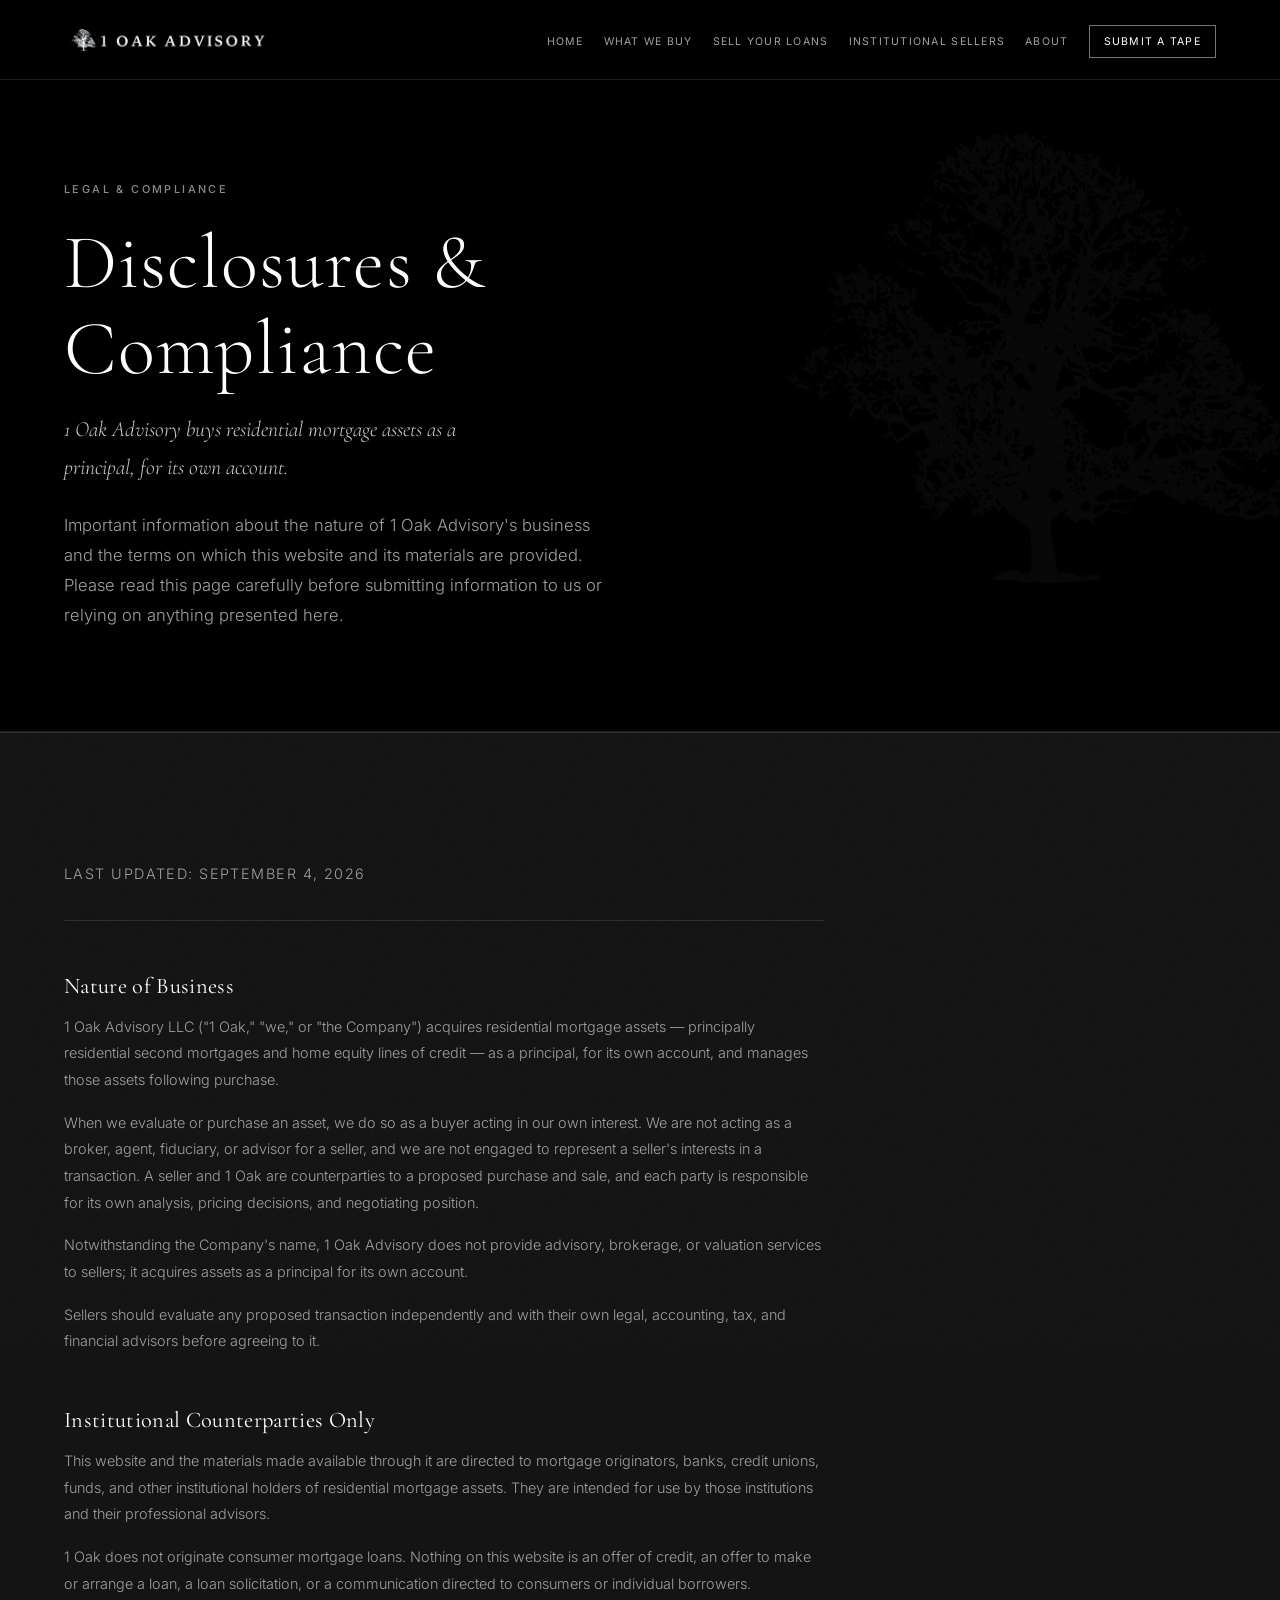
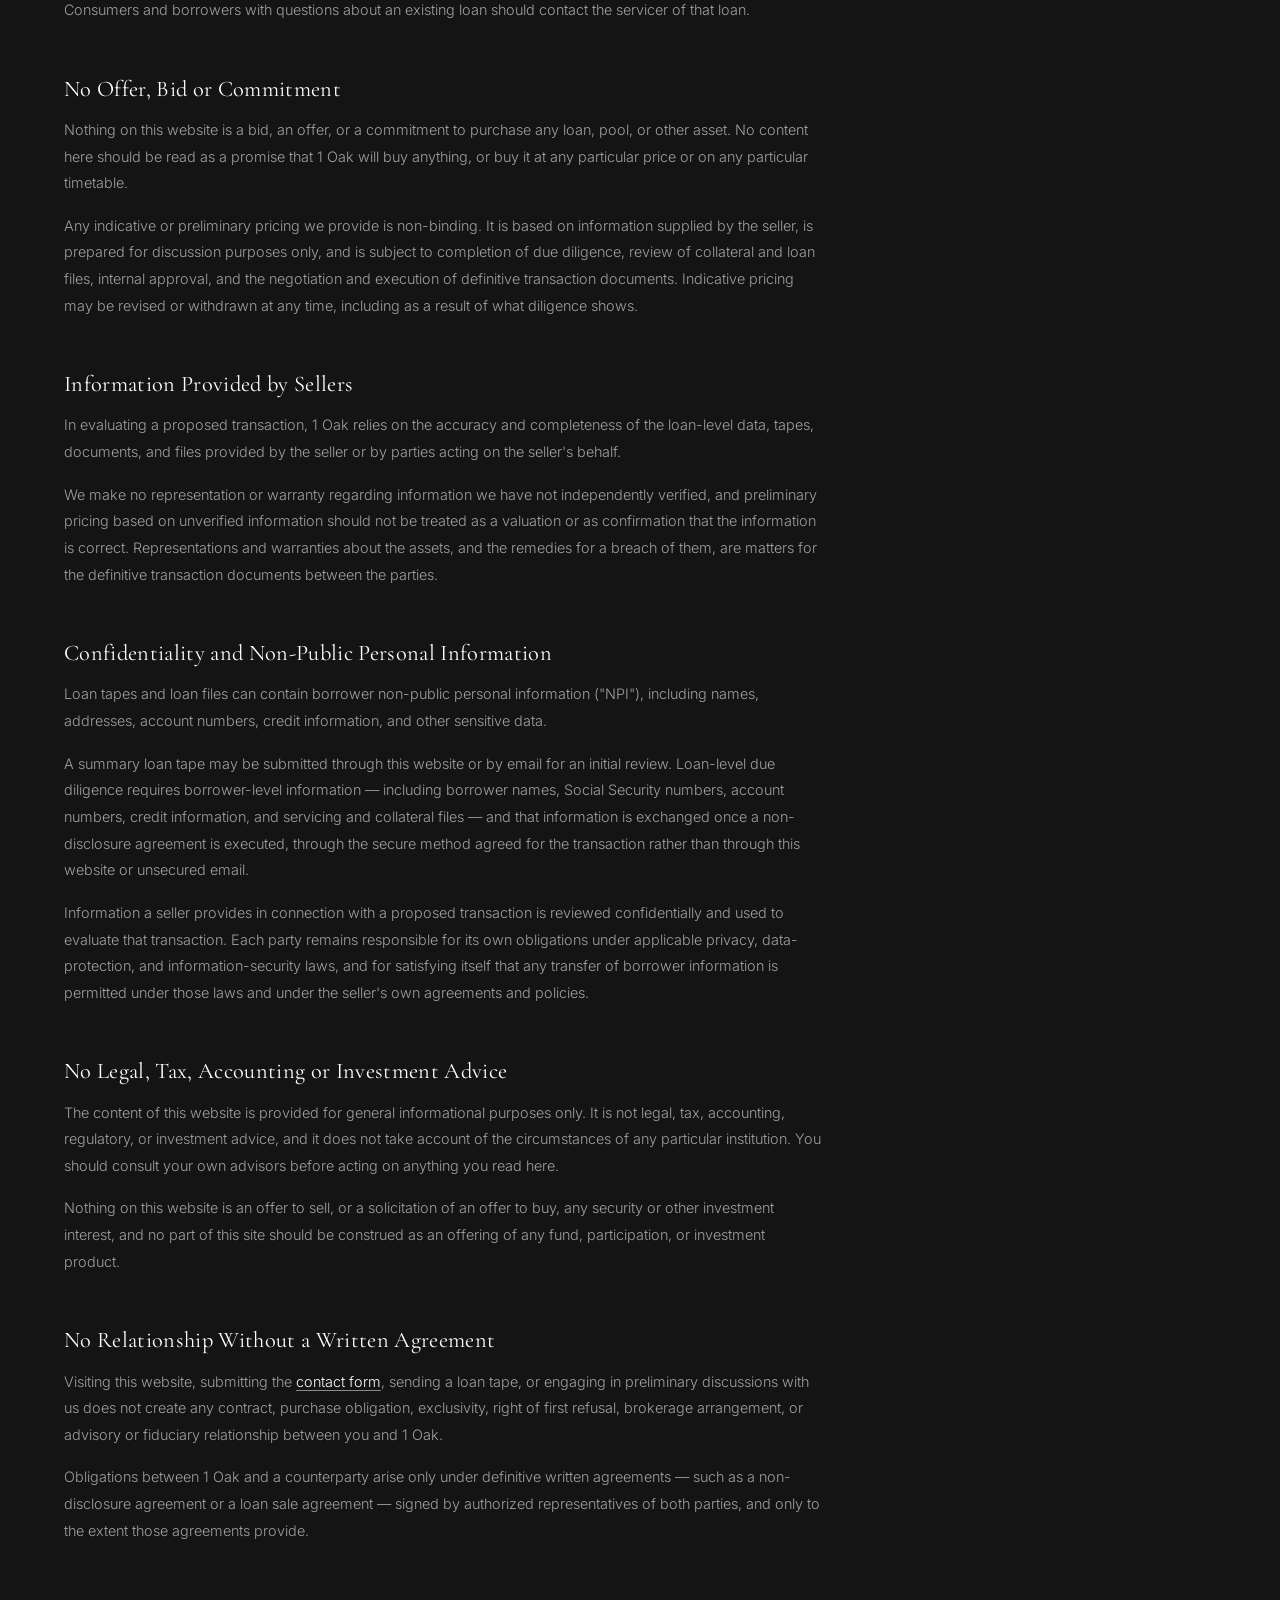
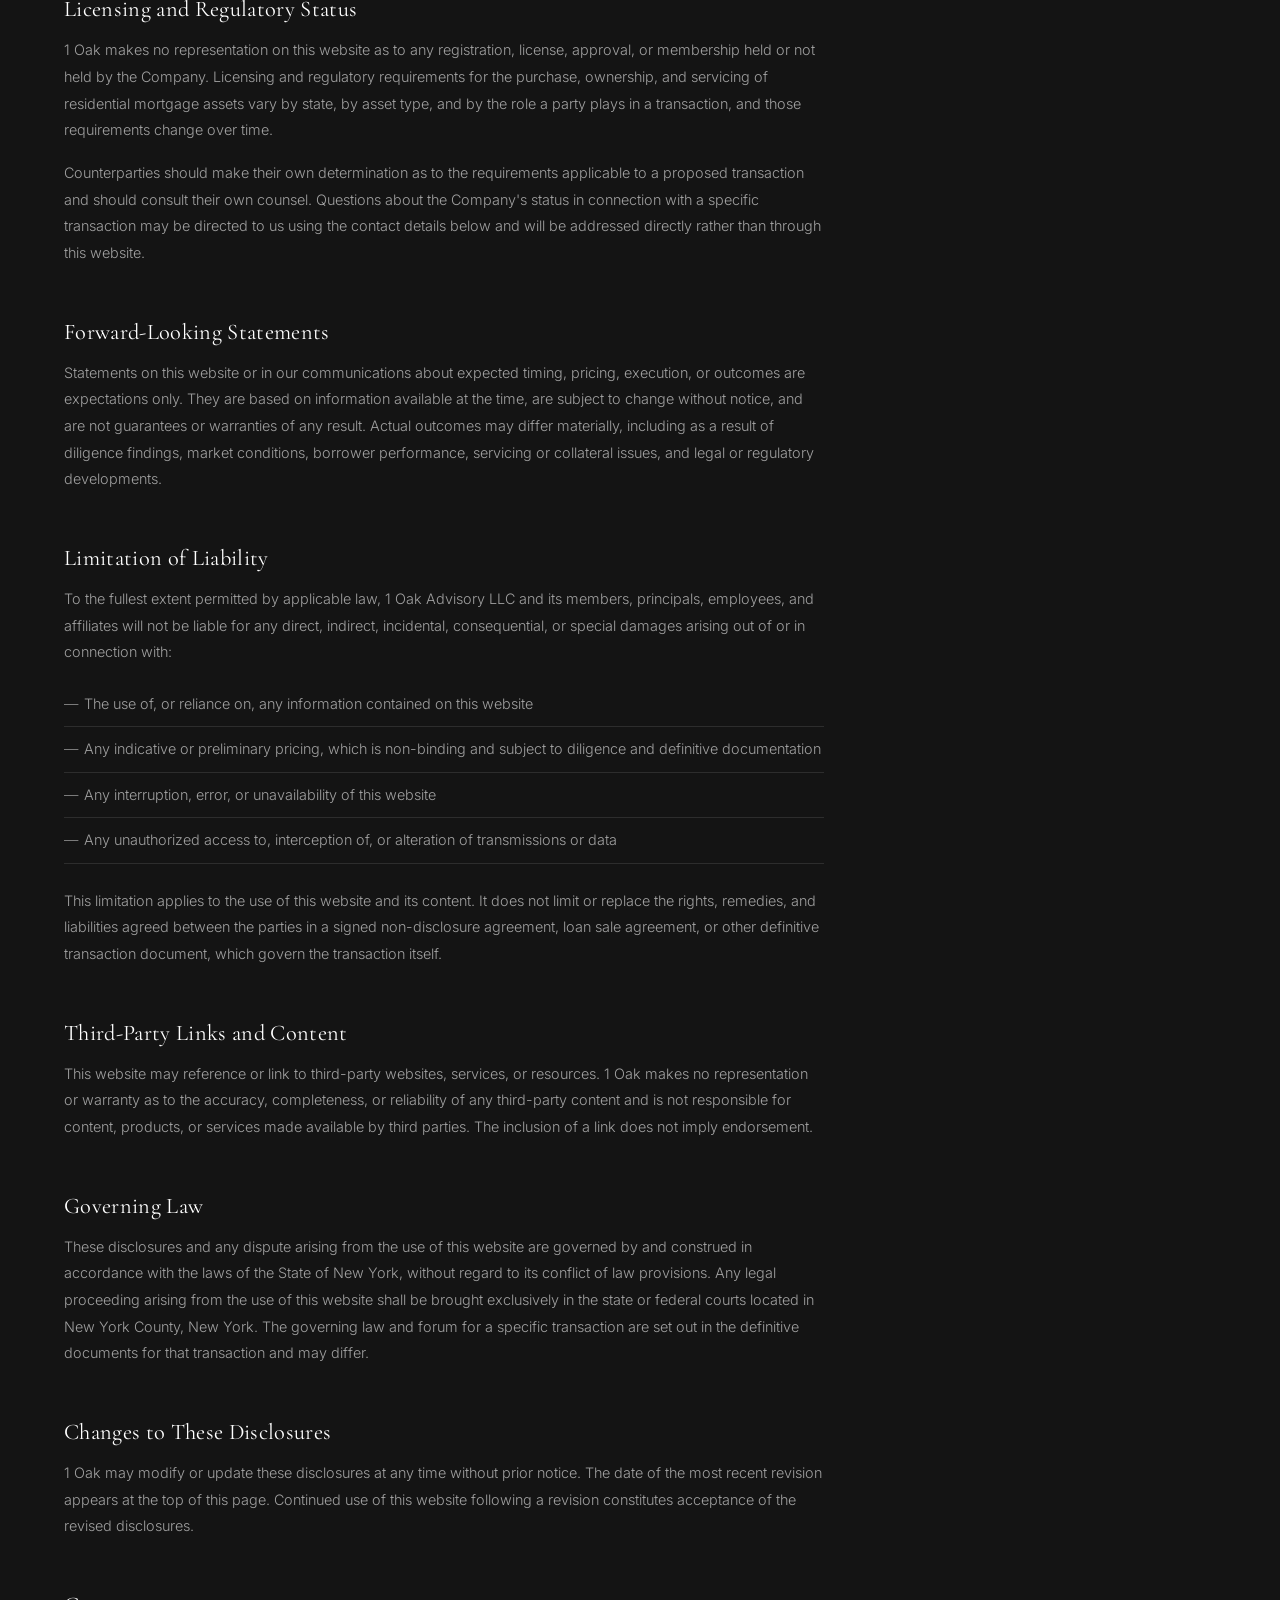
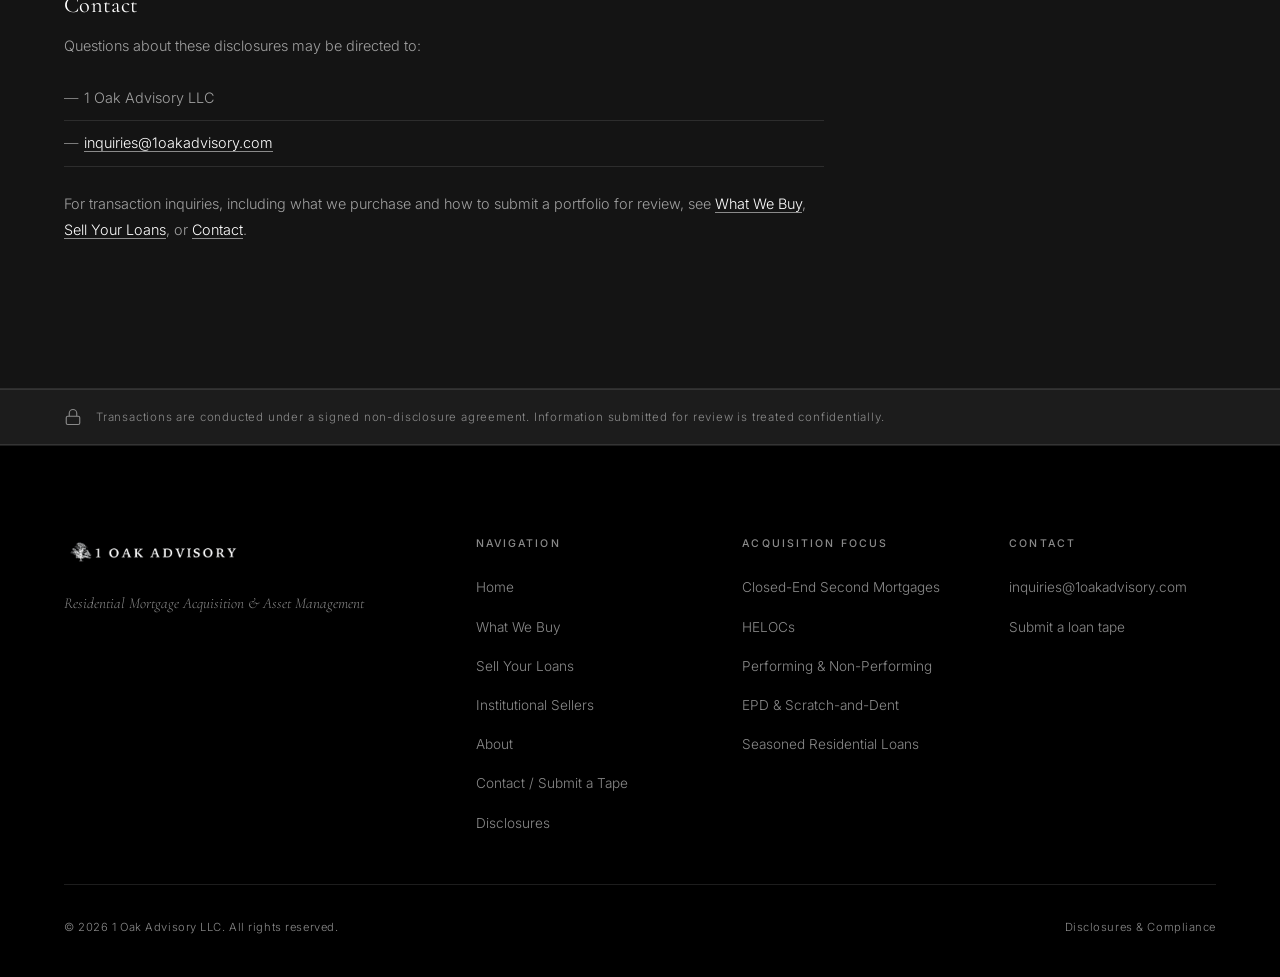
<file: disclosures.html>
<!DOCTYPE html>
<html lang="en">
<head>
  <meta charset="UTF-8">
  <meta name="viewport" content="width=device-width, initial-scale=1.0">
  <meta name="description" content="Disclosures and compliance information for 1 Oak Advisory LLC — a principal purchaser of residential second mortgages and HELOCs. Nature of business, confidentiality, and the terms on which this website is provided.">
  <title>Disclosures &amp; Compliance | 1 Oak Advisory</title>
  <link rel="icon" type="image/png" sizes="64x64" href="assets/favicon.png">
  <link rel="apple-touch-icon" href="assets/apple-touch-icon.png">
  <link rel="canonical" href="https://www.1oakadvisory.com/disclosures.html">
  <meta property="og:url" content="https://www.1oakadvisory.com/disclosures.html">
  <meta property="og:site_name" content="1 Oak Advisory">
  <meta property="og:type" content="website">
  <meta property="og:title" content="Disclosures &amp; Compliance — 1 Oak Advisory">
  <meta property="og:description" content="Important information about how 1 Oak Advisory acquires residential mortgage assets as a principal, and the terms on which this website and its materials are provided.">
  <!-- TODO (launch): point og:image and twitter:image at the live domain once it serves. -->
  <meta property="og:image" content="https://dlcenterprise.github.io/1OakAdvisory/assets/og.png">
  <meta property="og:image:width" content="1200">
  <meta property="og:image:height" content="630">
  <meta property="og:image:alt" content="1 Oak Advisory — Residential Second Mortgages &amp; HELOCs">
  <meta name="twitter:card" content="summary_large_image">
  <meta name="twitter:title" content="Disclosures &amp; Compliance — 1 Oak Advisory">
  <meta name="twitter:description" content="Important information about how 1 Oak Advisory acquires residential mortgage assets as a principal, and the terms on which this website and its materials are provided.">
  <meta name="twitter:image" content="https://dlcenterprise.github.io/1OakAdvisory/assets/og.png">
  <link rel="preconnect" href="https://fonts.googleapis.com">
  <link rel="preconnect" href="https://fonts.gstatic.com" crossorigin>
  <link rel="stylesheet" href="https://fonts.googleapis.com/css2?family=Cormorant+Garamond:ital,wght@0,300;0,400;0,500;0,600;1,300;1,400&amp;family=Inter:wght@300;400;500&amp;display=swap">
  <link rel="stylesheet" href="css/styles.css">
  <noscript>
    <style>
      /* Entrance animations are JS-gated; without JS, show everything. */
      .fade-in, .hero__eyebrow, .hero__title, .hero__body, .hero__actions, .hero__kicker,
      .page-hero .label, .page-hero__title, .page-hero__body, .page-hero__kicker
        { opacity: 1 !important; transform: none !important; }
      .page-transition { display: none !important; }
      /* The custom cursor is JS-positioned; give the native pointer back. */
      .cursor-ring, .cursor-dot { display: none !important; }
      * { cursor: auto !important; }
      a, button, label, summary, [role="button"] { cursor: pointer !important; }
      input, textarea, select { cursor: auto !important; }
      /* The hamburger needs JS to open anything, so show the menu inline instead. */
      .nav__hamburger { display: none !important; }
      @media (max-width: 63.125em) {
        .nav__mobile { display: block !important; position: static; border-bottom: 0; padding: 20px 0 0; }
        .nav__mobile ul { flex-direction: row; flex-wrap: wrap; gap: 14px 20px; }
      }
    </style>
  </noscript>
</head>
<body>

  <a class="skip-link" href="#main">Skip to content</a>

  <!-- Page Transition Overlay -->
  <div class="page-transition" aria-hidden="true" role="presentation"></div>

  <!-- Scroll Progress -->
  <div class="scroll-progress" aria-hidden="true"></div>

  <!-- Custom Cursor -->
  <div class="cursor-ring" aria-hidden="true"></div>
  <div class="cursor-dot"  aria-hidden="true"></div>

  <!-- Navigation -->
  <nav class="nav" role="navigation" aria-label="Main navigation">
    <div class="nav__inner">
      <a href="index.html" class="nav__logo" aria-label="1 Oak Advisory — Home">
        <img src="assets/IMG_6335.jpg" alt="1 Oak Advisory">
      </a>
      <ul class="nav__links">
        <li><a href="index.html">Home</a></li>
        <li><a href="what-we-buy.html">What We Buy</a></li>
        <li><a href="sell-your-loans.html">Sell Your Loans</a></li>
        <li><a href="originators.html">Institutional Sellers</a></li>
        <li><a href="about.html">About</a></li>
        <li><a href="contact.html" class="nav__cta">Submit a Tape</a></li>
      </ul>
      <button class="nav__hamburger" type="button" aria-label="Open menu" aria-expanded="false" aria-controls="mobile-menu">
        <span></span><span></span><span></span>
      </button>
    </div>
  </nav>

  <!-- Mobile Menu -->
  <nav class="nav__mobile" id="mobile-menu" aria-label="Mobile navigation">
    <ul>
      <li><a href="index.html">Home</a></li>
      <li><a href="what-we-buy.html">What We Buy</a></li>
      <li><a href="sell-your-loans.html">Sell Your Loans</a></li>
      <li><a href="originators.html">Institutional Sellers</a></li>
      <li><a href="about.html">About</a></li>
      <li><a href="contact.html">Submit a Tape</a></li>
    </ul>
  </nav>

  <main id="main" tabindex="-1">

  <!-- Page Hero -->
  <div class="page-hero">
    <div class="page-hero__inner">
      <p class="label">Legal &amp; Compliance</p>
      <h1 class="page-hero__title">Disclosures &amp; Compliance</h1>
      <p class="page-hero__kicker">1 Oak Advisory buys residential mortgage assets as a principal, for its own account.</p>
      <p class="page-hero__body">Important information about the nature of 1 Oak Advisory's business and the terms on which this website and its materials are provided. Please read this page carefully before submitting information to us or relying on anything presented here.</p>
    </div>
  </div>

  <!-- Content -->
  <section class="section section--charcoal">
    <div class="container">
      <div class="disclosure-content">

        <!-- NOTE (client): The disclosures below are a good-faith draft written to match 1 Oak Advisory's
             actual business model — acquiring residential mortgage assets as a principal, for its own
             account, and managing them after purchase. They were not prepared or reviewed by an attorney.
             Have counsel review, correct, and approve this page before launch. -->

        <!-- TODO (client): set this to the date counsel approves the page. -->
        <p class="disclosure-updated">Last Updated: September 4, 2026</p>

        <h2>Nature of Business</h2>
        <p>1 Oak Advisory LLC ("1 Oak," "we," or "the Company") acquires residential mortgage assets — principally residential second mortgages and home equity lines of credit — as a principal, for its own account, and manages those assets following purchase.</p>
        <p>When we evaluate or purchase an asset, we do so as a buyer acting in our own interest. We are not acting as a broker, agent, fiduciary, or advisor for a seller, and we are not engaged to represent a seller's interests in a transaction. A seller and 1 Oak are counterparties to a proposed purchase and sale, and each party is responsible for its own analysis, pricing decisions, and negotiating position.</p>
        <p>Notwithstanding the Company's name, 1 Oak Advisory does not provide advisory, brokerage, or valuation services to sellers; it acquires assets as a principal for its own account.</p>
        <p>Sellers should evaluate any proposed transaction independently and with their own legal, accounting, tax, and financial advisors before agreeing to it.</p>

        <h2>Institutional Counterparties Only</h2>
        <p>This website and the materials made available through it are directed to mortgage originators, banks, credit unions, funds, and other institutional holders of residential mortgage assets. They are intended for use by those institutions and their professional advisors.</p>
        <!-- TODO (client): confirm that neither 1 Oak nor an affiliate originates consumer mortgage loans. -->
        <p>1 Oak does not originate consumer mortgage loans. Nothing on this website is an offer of credit, an offer to make or arrange a loan, a loan solicitation, or a communication directed to consumers or individual borrowers. Consumers and borrowers with questions about an existing loan should contact the servicer of that loan.</p>

        <h2>No Offer, Bid or Commitment</h2>
        <p>Nothing on this website is a bid, an offer, or a commitment to purchase any loan, pool, or other asset. No content here should be read as a promise that 1 Oak will buy anything, or buy it at any particular price or on any particular timetable.</p>
        <p>Any indicative or preliminary pricing we provide is non-binding. It is based on information supplied by the seller, is prepared for discussion purposes only, and is subject to completion of due diligence, review of collateral and loan files, internal approval, and the negotiation and execution of definitive transaction documents. Indicative pricing may be revised or withdrawn at any time, including as a result of what diligence shows.</p>

        <h2>Information Provided by Sellers</h2>
        <p>In evaluating a proposed transaction, 1 Oak relies on the accuracy and completeness of the loan-level data, tapes, documents, and files provided by the seller or by parties acting on the seller's behalf.</p>
        <p>We make no representation or warranty regarding information we have not independently verified, and preliminary pricing based on unverified information should not be treated as a valuation or as confirmation that the information is correct. Representations and warranties about the assets, and the remedies for a breach of them, are matters for the definitive transaction documents between the parties.</p>

        <h2>Confidentiality and Non-Public Personal Information</h2>
        <p>Loan tapes and loan files can contain borrower non-public personal information ("NPI"), including names, addresses, account numbers, credit information, and other sensitive data.</p>
        <p>A summary loan tape may be submitted through this website or by email for an initial review. Loan-level due diligence requires borrower-level information — including borrower names, Social Security numbers, account numbers, credit information, and servicing and collateral files — and that information is exchanged once a non-disclosure agreement is executed, through the secure method agreed for the transaction rather than through this website or unsecured email.</p>
        <p>Information a seller provides in connection with a proposed transaction is reviewed confidentially and used to evaluate that transaction. Each party remains responsible for its own obligations under applicable privacy, data-protection, and information-security laws, and for satisfying itself that any transfer of borrower information is permitted under those laws and under the seller's own agreements and policies.</p>

        <h2>No Legal, Tax, Accounting or Investment Advice</h2>
        <p>The content of this website is provided for general informational purposes only. It is not legal, tax, accounting, regulatory, or investment advice, and it does not take account of the circumstances of any particular institution. You should consult your own advisors before acting on anything you read here.</p>
        <p>Nothing on this website is an offer to sell, or a solicitation of an offer to buy, any security or other investment interest, and no part of this site should be construed as an offering of any fund, participation, or investment product.</p>

        <h2>No Relationship Without a Written Agreement</h2>
        <p>Visiting this website, submitting the <a href="contact.html">contact form</a>, sending a loan tape, or engaging in preliminary discussions with us does not create any contract, purchase obligation, exclusivity, right of first refusal, brokerage arrangement, or advisory or fiduciary relationship between you and 1 Oak.</p>
        <p>Obligations between 1 Oak and a counterparty arise only under definitive written agreements — such as a non-disclosure agreement or a loan sale agreement — signed by authorized representatives of both parties, and only to the extent those agreements provide.</p>

        <h2>Licensing and Regulatory Status</h2>
        <p>1 Oak makes no representation on this website as to any registration, license, approval, or membership held or not held by the Company. Licensing and regulatory requirements for the purchase, ownership, and servicing of residential mortgage assets vary by state, by asset type, and by the role a party plays in a transaction, and those requirements change over time.</p>
        <p>Counterparties should make their own determination as to the requirements applicable to a proposed transaction and should consult their own counsel. Questions about the Company's status in connection with a specific transaction may be directed to us using the contact details below and will be addressed directly rather than through this website.</p>

        <h2>Forward-Looking Statements</h2>
        <p>Statements on this website or in our communications about expected timing, pricing, execution, or outcomes are expectations only. They are based on information available at the time, are subject to change without notice, and are not guarantees or warranties of any result. Actual outcomes may differ materially, including as a result of diligence findings, market conditions, borrower performance, servicing or collateral issues, and legal or regulatory developments.</p>

        <h2>Limitation of Liability</h2>
        <p>To the fullest extent permitted by applicable law, 1 Oak Advisory LLC and its members, principals, employees, and affiliates will not be liable for any direct, indirect, incidental, consequential, or special damages arising out of or in connection with:</p>
        <ul>
          <li>The use of, or reliance on, any information contained on this website</li>
          <li>Any indicative or preliminary pricing, which is non-binding and subject to diligence and definitive documentation</li>
          <li>Any interruption, error, or unavailability of this website</li>
          <li>Any unauthorized access to, interception of, or alteration of transmissions or data</li>
        </ul>
        <p>This limitation applies to the use of this website and its content. It does not limit or replace the rights, remedies, and liabilities agreed between the parties in a signed non-disclosure agreement, loan sale agreement, or other definitive transaction document, which govern the transaction itself.</p>

        <h2>Third-Party Links and Content</h2>
        <p>This website may reference or link to third-party websites, services, or resources. 1 Oak makes no representation or warranty as to the accuracy, completeness, or reliability of any third-party content and is not responsible for content, products, or services made available by third parties. The inclusion of a link does not imply endorsement.</p>

        <!-- TODO (client): Confirm the correct governing-law state with counsel. "New York" below is carried
             over from the previous version of this page and is a placeholder, not a verified choice of law. -->
        <h2>Governing Law</h2>
        <p>These disclosures and any dispute arising from the use of this website are governed by and construed in accordance with the laws of the State of New York, without regard to its conflict of law provisions. Any legal proceeding arising from the use of this website shall be brought exclusively in the state or federal courts located in New York County, New York. The governing law and forum for a specific transaction are set out in the definitive documents for that transaction and may differ.</p>

        <h2>Changes to These Disclosures</h2>
        <p>1 Oak may modify or update these disclosures at any time without prior notice. The date of the most recent revision appears at the top of this page. Continued use of this website following a revision constitutes acceptance of the revised disclosures.</p>

        <h2>Contact</h2>
        <p>Questions about these disclosures may be directed to:</p>
        <!-- TODO (client): add the real mailing address and phone number here when confirmed. -->
        <ul>
          <li>1 Oak Advisory LLC</li>
          <li><a href="mailto:inquiries@1oakadvisory.com">inquiries@1oakadvisory.com</a></li>
        </ul>
        <p>For transaction inquiries, including what we purchase and how to submit a portfolio for review, see <a href="what-we-buy.html">What We Buy</a>, <a href="sell-your-loans.html">Sell Your Loans</a>, or <a href="contact.html">Contact</a>.</p>

      </div>
    </div>
  </section>

  </main>

  <!-- Confidentiality Bar -->
  <div class="conf-bar">
    <div class="conf-bar__inner">
      <svg class="conf-bar__icon" viewBox="0 0 24 24" fill="none" stroke="currentColor" stroke-width="1.5" aria-hidden="true">
        <rect x="3" y="11" width="18" height="11" rx="2"/>
        <path d="M7 11V7a5 5 0 0 1 10 0v4"/>
      </svg>
      <p class="conf-bar__text">Transactions are conducted under a signed non-disclosure agreement. Information submitted for review is treated confidentially.</p>
    </div>
  </div>

  <!-- Footer -->
  <footer class="footer">
    <div class="footer__inner">
      <div class="footer__top">
        <div class="footer__brand">
          <img src="assets/IMG_6335.jpg" alt="1 Oak Advisory">
          <p class="footer__tagline">Residential Mortgage Acquisition &amp; Asset Management</p>
        </div>
        <div>
          <p class="footer__col-title">Navigation</p>
          <ul class="footer__links">
            <li><a href="index.html">Home</a></li>
            <li><a href="what-we-buy.html">What We Buy</a></li>
            <li><a href="sell-your-loans.html">Sell Your Loans</a></li>
            <li><a href="originators.html">Institutional Sellers</a></li>
            <li><a href="about.html">About</a></li>
            <li><a href="contact.html">Contact / Submit a Tape</a></li>
            <li><a href="disclosures.html">Disclosures</a></li>
          </ul>
        </div>
        <div>
          <p class="footer__col-title">Acquisition Focus</p>
          <ul class="footer__links">
            <li><span>Closed-End Second Mortgages</span></li>
            <li><span>HELOCs</span></li>
            <li><span>Performing &amp; Non-Performing</span></li>
            <li><span>EPD &amp; Scratch-and-Dent</span></li>
            <li><span>Seasoned Residential Loans</span></li>
          </ul>
        </div>
        <div>
          <p class="footer__col-title">Contact</p>
          <!-- TODO (client): add the real phone number and office address here when confirmed. -->
          <ul class="footer__links">
            <li><a href="mailto:inquiries@1oakadvisory.com">inquiries@1oakadvisory.com</a></li>
            <li><a href="contact.html">Submit a loan tape</a></li>
          </ul>
        </div>
      </div>
      <div class="footer__bottom">
        <p class="footer__copy">&copy; 2026 1 Oak Advisory LLC. All rights reserved.</p>
        <p class="footer__legal"><a href="disclosures.html">Disclosures &amp; Compliance</a></p>
      </div>
    </div>
  </footer>

  <script src="js/main.js"></script>
</body>
</html>
</file>
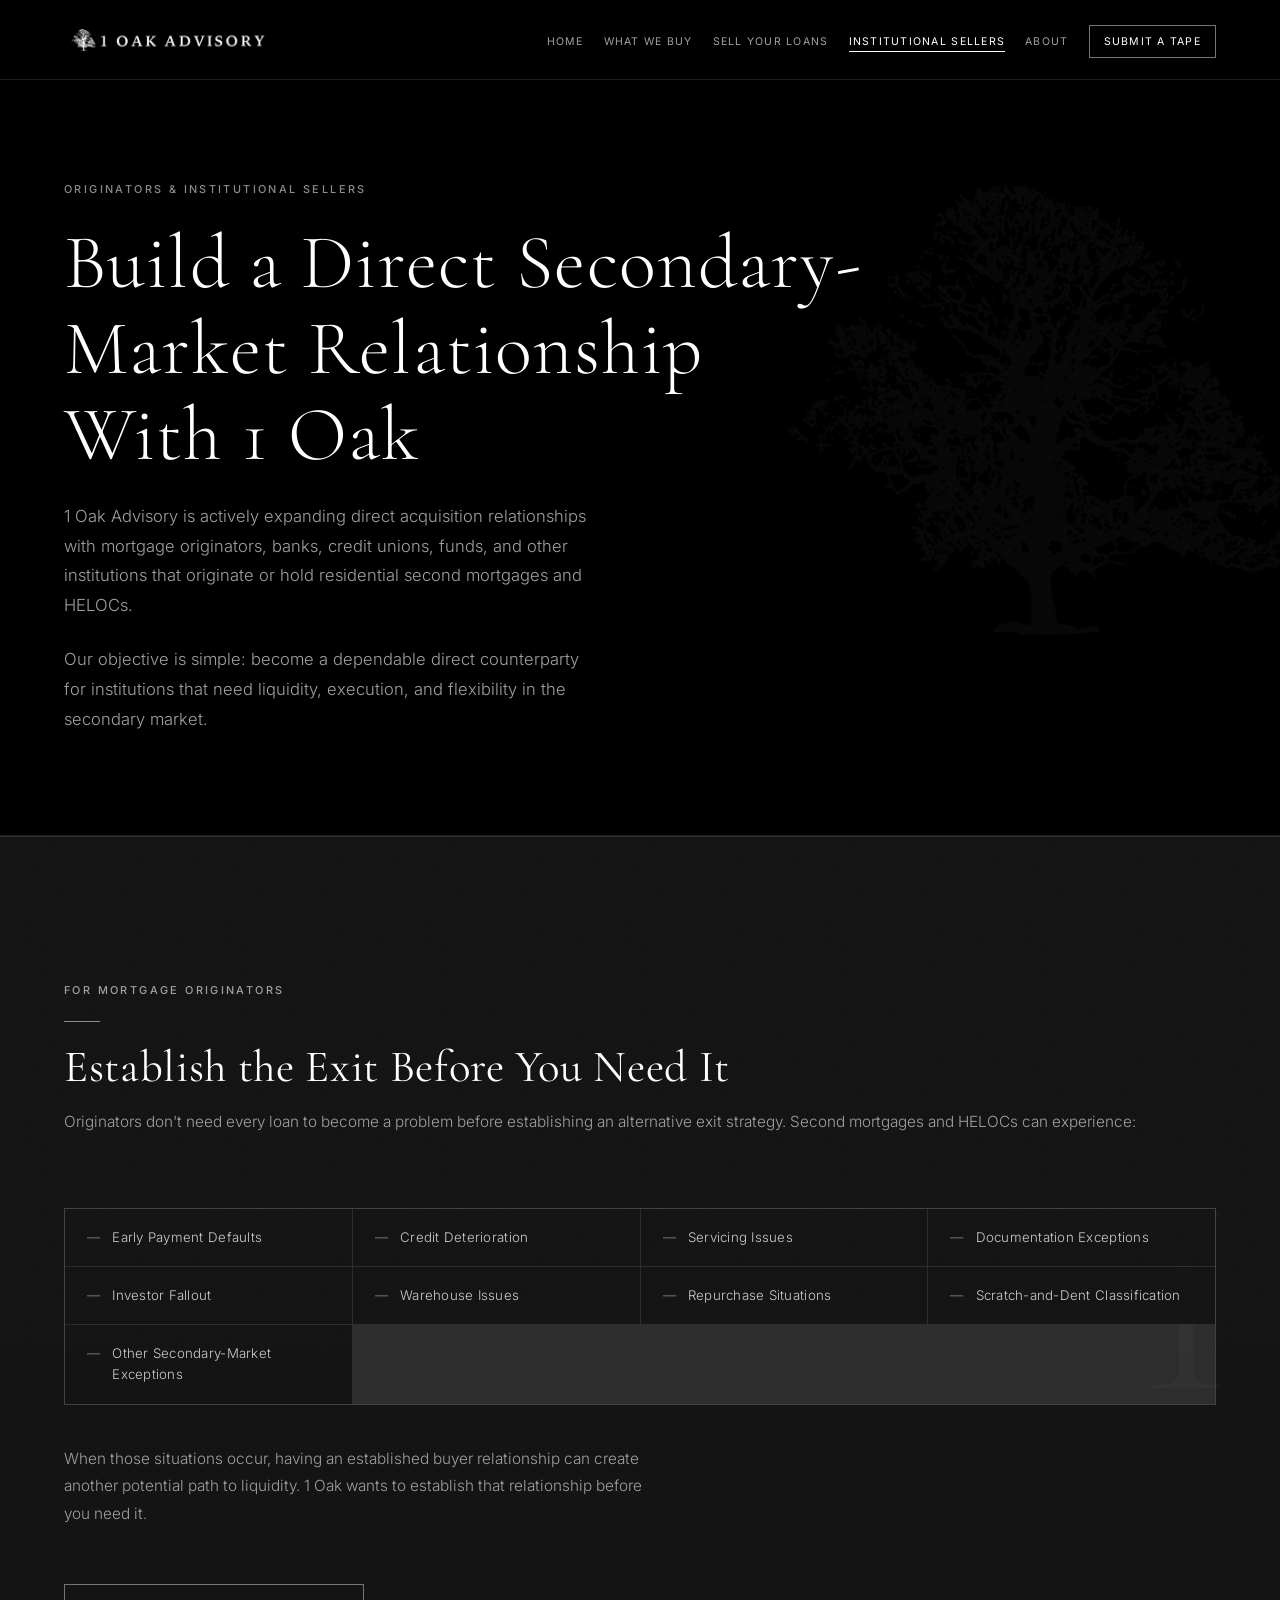
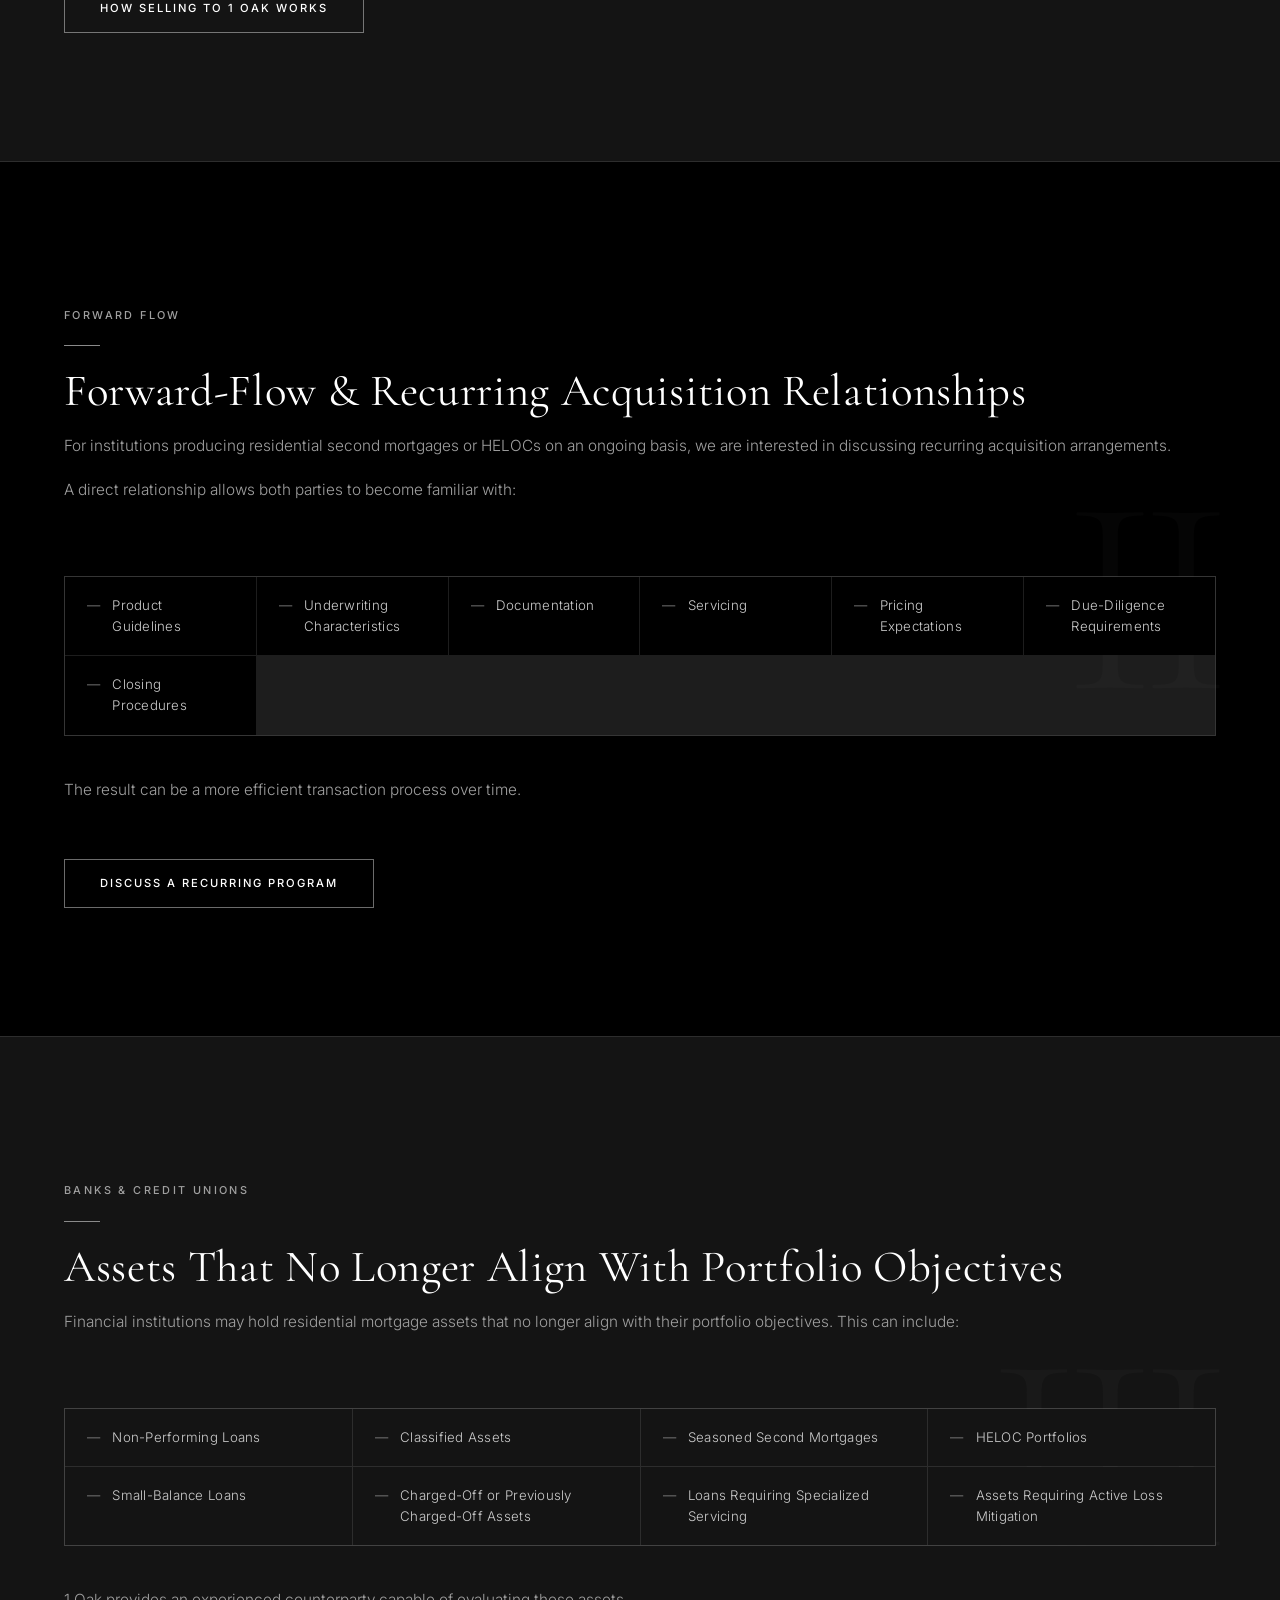
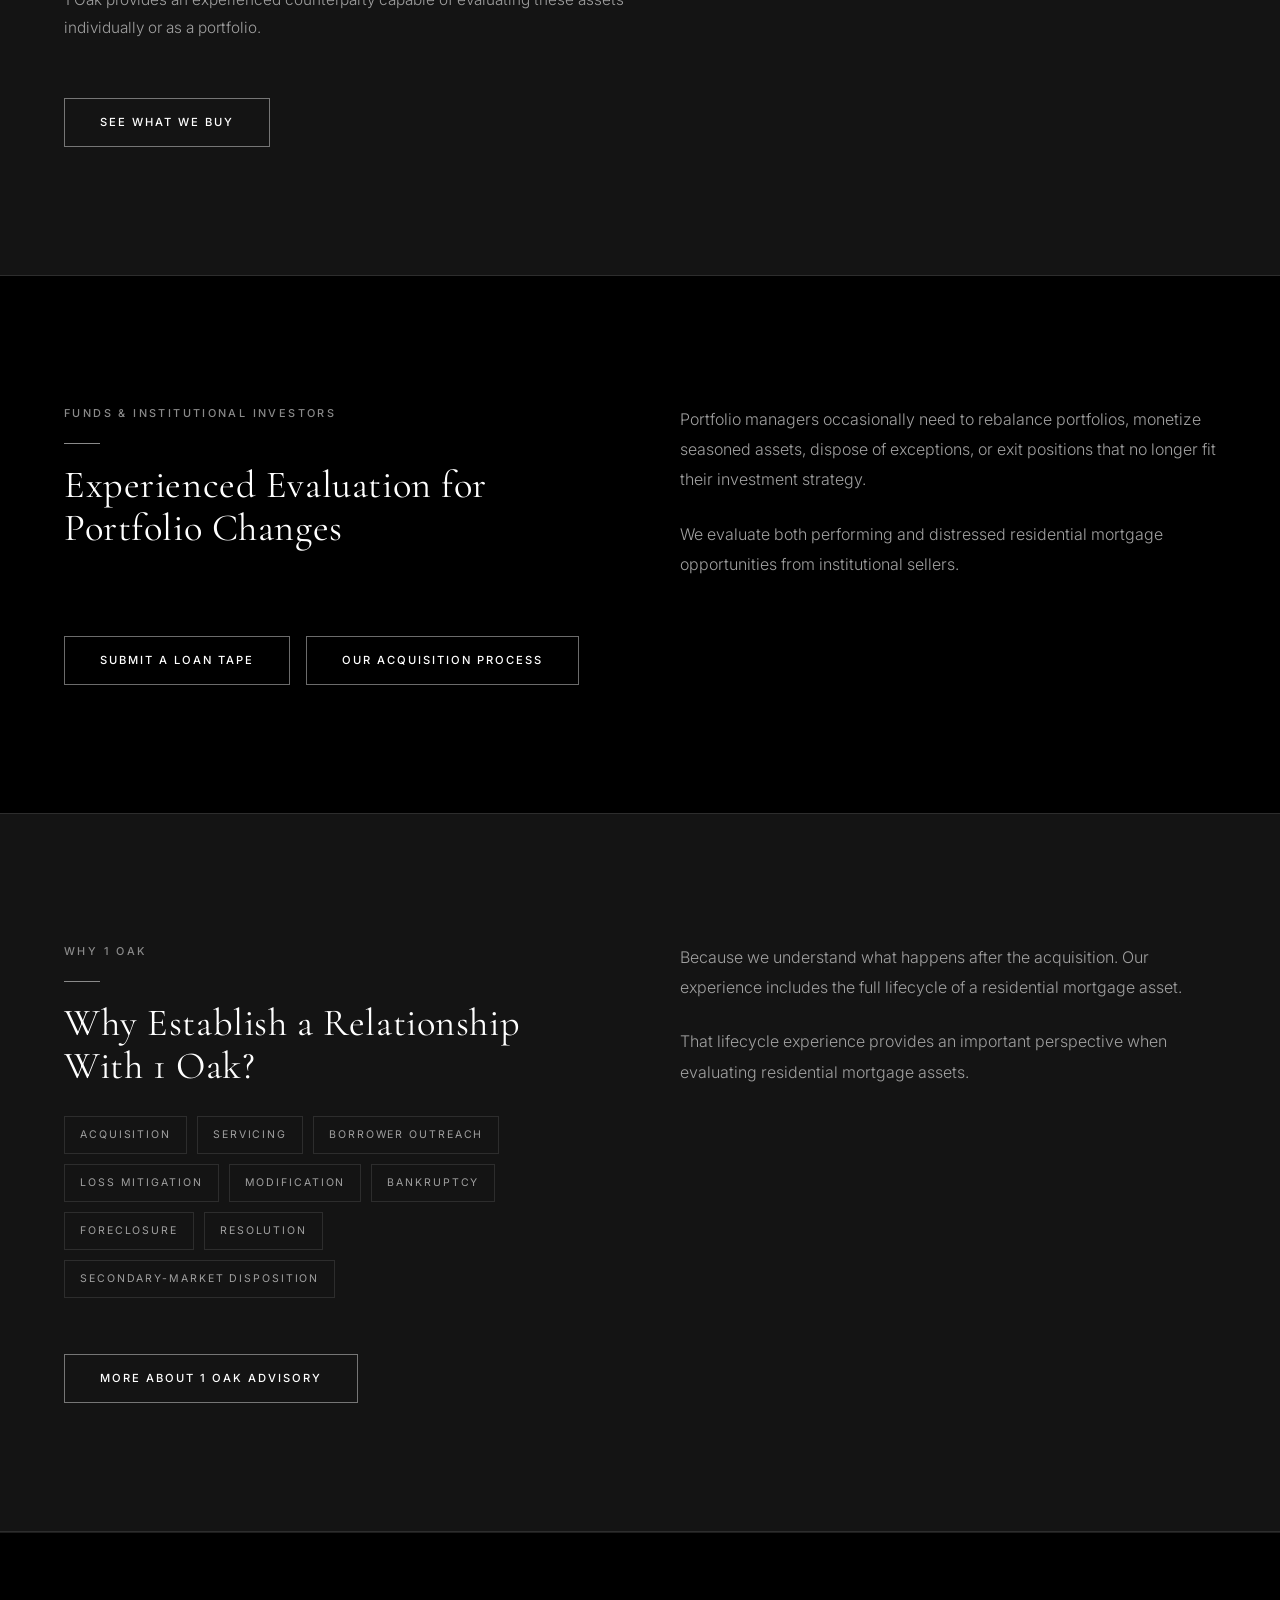
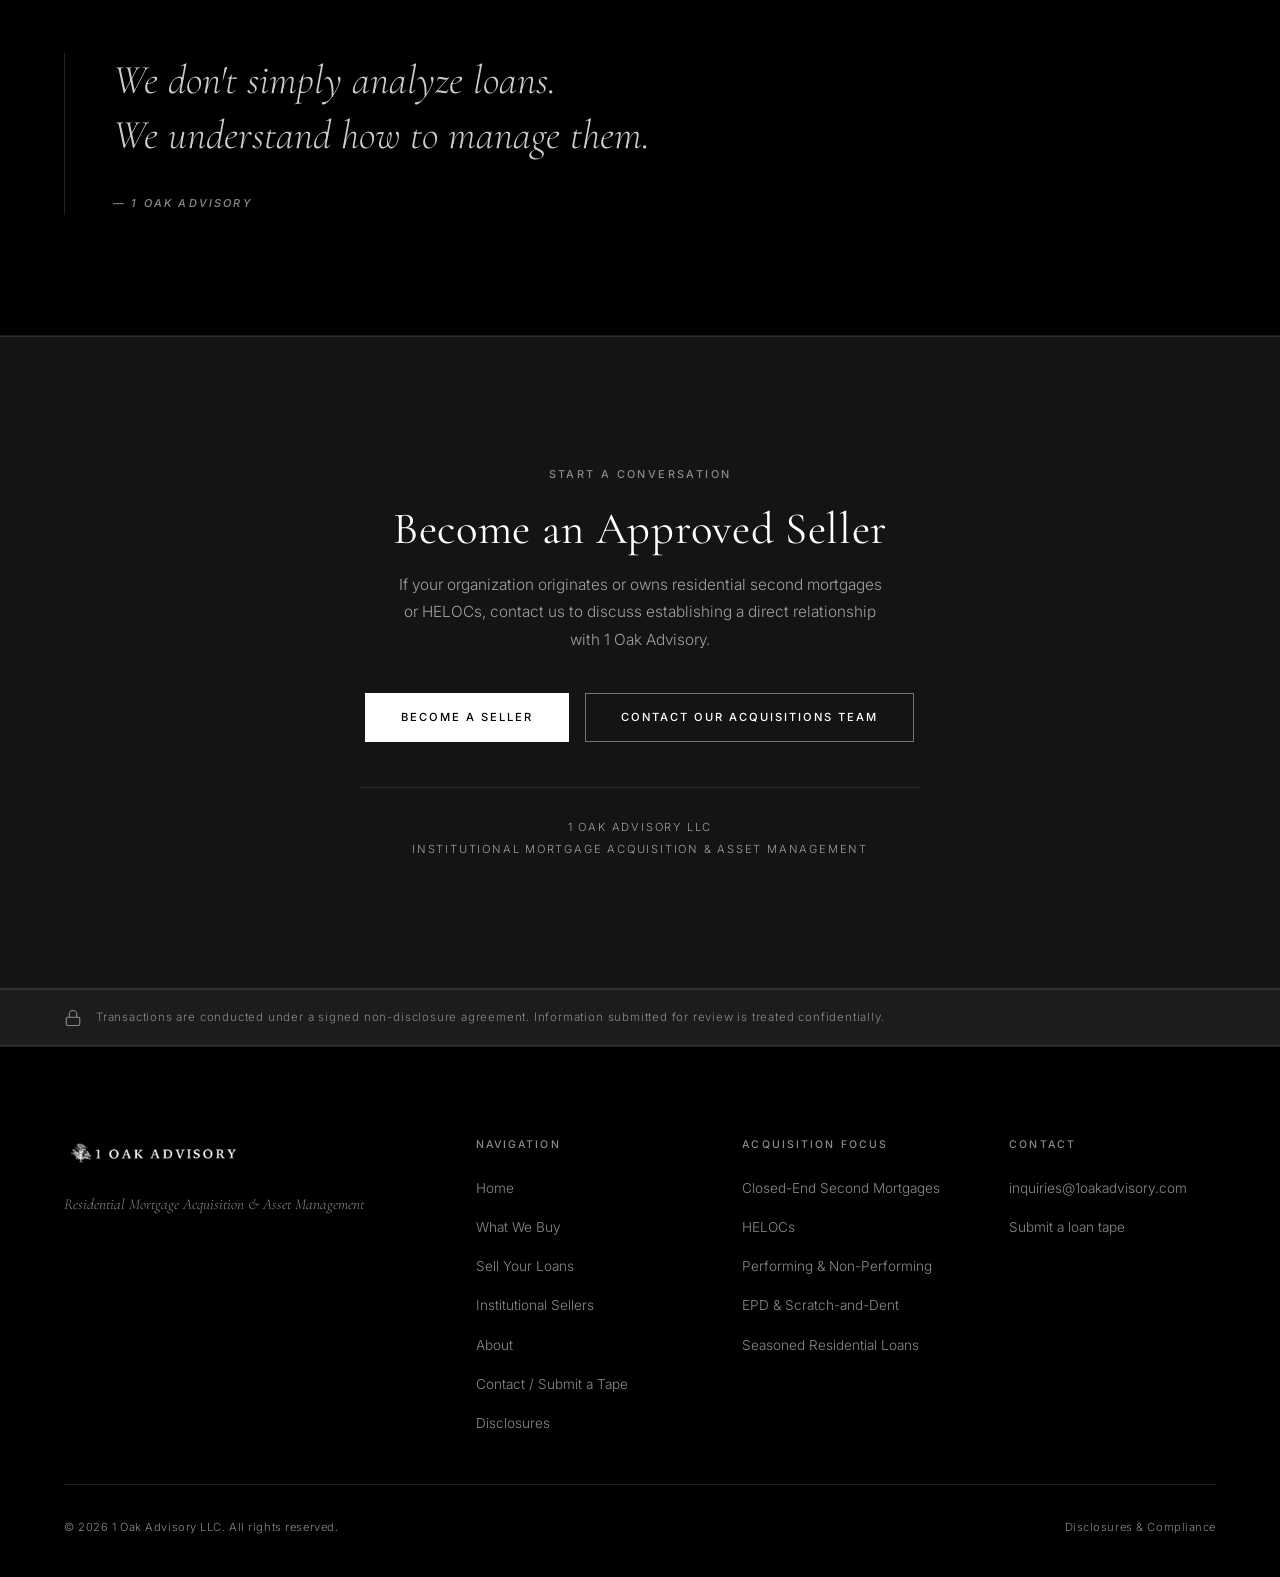
<file: originators.html>
<!DOCTYPE html>
<html lang="en">
<head>
  <meta charset="UTF-8">
  <meta name="viewport" content="width=device-width, initial-scale=1.0">
  <meta name="description" content="1 Oak Advisory builds direct acquisition relationships with mortgage originators, banks, credit unions, funds, and other institutions that originate or hold residential second mortgages and HELOCs.">
  <title>Originators &amp; Institutional Sellers | 1 Oak Advisory</title>
  <link rel="icon" type="image/png" sizes="64x64" href="assets/favicon.png">
  <link rel="apple-touch-icon" href="assets/apple-touch-icon.png">
  <link rel="canonical" href="https://www.1oakadvisory.com/originators.html">
  <meta property="og:url" content="https://www.1oakadvisory.com/originators.html">
  <meta property="og:site_name" content="1 Oak Advisory">
  <meta property="og:type" content="website">
  <meta property="og:title" content="Originators &amp; Institutional Sellers | 1 Oak Advisory">
  <meta property="og:description" content="Build a direct secondary-market relationship with 1 Oak Advisory, an active buyer of residential second mortgages and HELOCs from originators, banks, credit unions and funds.">
  <!-- TODO (launch): point og:image and twitter:image at the live domain once it serves. -->
  <meta property="og:image" content="https://dlcenterprise.github.io/1OakAdvisory/assets/og.png">
  <meta property="og:image:width" content="1200">
  <meta property="og:image:height" content="630">
  <meta property="og:image:alt" content="1 Oak Advisory — Residential Second Mortgages &amp; HELOCs">
  <meta name="twitter:card" content="summary_large_image">
  <meta name="twitter:title" content="Originators &amp; Institutional Sellers | 1 Oak Advisory">
  <meta name="twitter:description" content="Build a direct secondary-market relationship with 1 Oak Advisory, an active buyer of residential second mortgages and HELOCs from originators, banks, credit unions and funds.">
  <meta name="twitter:image" content="https://dlcenterprise.github.io/1OakAdvisory/assets/og.png">
  <link rel="preconnect" href="https://fonts.googleapis.com">
  <link rel="preconnect" href="https://fonts.gstatic.com" crossorigin>
  <link rel="stylesheet" href="https://fonts.googleapis.com/css2?family=Cormorant+Garamond:ital,wght@0,300;0,400;0,500;0,600;1,300;1,400&amp;family=Inter:wght@300;400;500&amp;display=swap">
  <link rel="stylesheet" href="css/styles.css">
  <noscript>
    <style>
      /* Entrance animations are JS-gated; without JS, show everything. */
      .fade-in, .hero__eyebrow, .hero__title, .hero__body, .hero__actions, .hero__kicker,
      .page-hero .label, .page-hero__title, .page-hero__body, .page-hero__kicker
        { opacity: 1 !important; transform: none !important; }
      .page-transition { display: none !important; }
      /* The custom cursor is JS-positioned; give the native pointer back. */
      .cursor-ring, .cursor-dot { display: none !important; }
      * { cursor: auto !important; }
      a, button, label, summary, [role="button"] { cursor: pointer !important; }
      input, textarea, select { cursor: auto !important; }
      /* The hamburger needs JS to open anything, so show the menu inline instead. */
      .nav__hamburger { display: none !important; }
      @media (max-width: 63.125em) {
        .nav__mobile { display: block !important; position: static; border-bottom: 0; padding: 20px 0 0; }
        .nav__mobile ul { flex-direction: row; flex-wrap: wrap; gap: 14px 20px; }
      }
    </style>
  </noscript>
</head>
<body>

  <a class="skip-link" href="#main">Skip to content</a>

  <!-- Page Transition Overlay -->
  <div class="page-transition" aria-hidden="true" role="presentation"></div>

  <!-- Scroll Progress -->
  <div class="scroll-progress" aria-hidden="true"></div>

  <!-- Custom Cursor -->
  <div class="cursor-ring" aria-hidden="true"></div>
  <div class="cursor-dot"  aria-hidden="true"></div>

  <!-- Navigation -->
  <nav class="nav" role="navigation" aria-label="Main navigation">
    <div class="nav__inner">
      <a href="index.html" class="nav__logo" aria-label="1 Oak Advisory — Home">
        <img src="assets/IMG_6335.jpg" alt="1 Oak Advisory">
      </a>
      <ul class="nav__links">
        <li><a href="index.html">Home</a></li>
        <li><a href="what-we-buy.html">What We Buy</a></li>
        <li><a href="sell-your-loans.html">Sell Your Loans</a></li>
        <li><a href="originators.html" class="active">Institutional Sellers</a></li>
        <li><a href="about.html">About</a></li>
        <li><a href="contact.html" class="nav__cta">Submit a Tape</a></li>
      </ul>
      <button class="nav__hamburger" type="button" aria-label="Open menu" aria-expanded="false" aria-controls="mobile-menu">
        <span></span><span></span><span></span>
      </button>
    </div>
  </nav>

  <!-- Mobile Menu -->
  <nav class="nav__mobile" id="mobile-menu" aria-label="Mobile navigation">
    <ul>
      <li><a href="index.html">Home</a></li>
      <li><a href="what-we-buy.html">What We Buy</a></li>
      <li><a href="sell-your-loans.html">Sell Your Loans</a></li>
      <li><a href="originators.html">Institutional Sellers</a></li>
      <li><a href="about.html">About</a></li>
      <li><a href="contact.html">Submit a Tape</a></li>
    </ul>
  </nav>

  <main id="main" tabindex="-1">

  <!-- Page Hero -->
  <div class="page-hero">
    <div class="page-hero__inner">
      <p class="label">Originators &amp; Institutional Sellers</p>
      <h1 class="page-hero__title">Build a Direct Secondary-Market Relationship With 1 Oak</h1>
      <p class="page-hero__body">1 Oak Advisory is actively expanding direct acquisition relationships with mortgage originators, banks, credit unions, funds, and other institutions that originate or hold residential second mortgages and HELOCs.</p>
      <p class="page-hero__body">Our objective is simple: become a dependable direct counterparty for institutions that need liquidity, execution, and flexibility in the secondary market.</p>
    </div>
  </div>

  <!-- For Mortgage Originators -->
  <section class="section section--charcoal section--watermark" data-watermark="I">
    <div class="container">
      <div class="section__header fade-in">
        <p class="label">For Mortgage Originators</p>
        <div class="divider"></div>
        <h2>Establish the Exit Before You Need It</h2>
        <p>Originators don't need every loan to become a problem before establishing an alternative exit strategy. Second mortgages and HELOCs can experience:</p>
      </div>

      <ul class="spec-list spec-list--charcoal fade-in">
        <li>Early Payment Defaults</li>
        <li>Credit Deterioration</li>
        <li>Servicing Issues</li>
        <li>Documentation Exceptions</li>
        <li>Investor Fallout</li>
        <li>Warehouse Issues</li>
        <li>Repurchase Situations</li>
        <li>Scratch-and-Dent Classification</li>
        <li>Other Secondary-Market Exceptions</li>
      </ul>

      <p class="section__note fade-in">When those situations occur, having an established buyer relationship can create another potential path to liquidity. 1 Oak wants to establish that relationship before you need it.</p>

      <div class="section__actions fade-in">
        <a href="sell-your-loans.html" class="btn btn--outline">How Selling to 1 Oak Works</a>
      </div>
    </div>
  </section>

  <!-- Forward Flow & Recurring Acquisition Relationships -->
  <section class="section section--dark section--watermark" data-watermark="II">
    <div class="container">
      <div class="section__header fade-in">
        <p class="label">Forward Flow</p>
        <div class="divider"></div>
        <h2>Forward-Flow &amp; Recurring Acquisition Relationships</h2>
        <p>For institutions producing residential second mortgages or HELOCs on an ongoing basis, we are interested in discussing recurring acquisition arrangements.</p>
        <p>A direct relationship allows both parties to become familiar with:</p>
      </div>

      <ul class="spec-list spec-list--tight fade-in">
        <li>Product Guidelines</li>
        <li>Underwriting Characteristics</li>
        <li>Documentation</li>
        <li>Servicing</li>
        <li>Pricing Expectations</li>
        <li>Due-Diligence Requirements</li>
        <li>Closing Procedures</li>
      </ul>

      <p class="section__note fade-in">The result can be a more efficient transaction process over time.</p>

      <div class="section__actions fade-in">
        <a href="contact.html#speak" class="btn btn--outline">Discuss a Recurring Program</a>
      </div>
    </div>
  </section>

  <!-- Banks & Credit Unions -->
  <section class="section section--charcoal section--watermark" data-watermark="III">
    <div class="container">
      <div class="section__header fade-in">
        <p class="label">Banks &amp; Credit Unions</p>
        <div class="divider"></div>
        <h2>Assets That No Longer Align With Portfolio Objectives</h2>
        <p>Financial institutions may hold residential mortgage assets that no longer align with their portfolio objectives. This can include:</p>
      </div>

      <ul class="spec-list spec-list--charcoal fade-in">
        <li>Non-Performing Loans</li>
        <li>Classified Assets</li>
        <li>Seasoned Second Mortgages</li>
        <li>HELOC Portfolios</li>
        <li>Small-Balance Loans</li>
        <li>Charged-Off or Previously Charged-Off Assets</li>
        <li>Loans Requiring Specialized Servicing</li>
        <li>Assets Requiring Active Loss Mitigation</li>
      </ul>

      <p class="section__note fade-in">1 Oak provides an experienced counterparty capable of evaluating these assets individually or as a portfolio.</p>

      <div class="section__actions fade-in">
        <a href="what-we-buy.html" class="btn btn--outline">See What We Buy</a>
      </div>
    </div>
  </section>

  <!-- Funds & Institutional Investors -->
  <section class="section section--dark">
    <div class="container">
      <div class="two-col fade-in">
        <div>
          <p class="label">Funds &amp; Institutional Investors</p>
          <div class="divider"></div>
          <h2 class="two-col__title">Experienced Evaluation for Portfolio Changes</h2>
        </div>
        <div class="about-text">
          <p>Portfolio managers occasionally need to rebalance portfolios, monetize seasoned assets, dispose of exceptions, or exit positions that no longer fit their investment strategy.</p>
          <p>We evaluate both performing and distressed residential mortgage opportunities from institutional sellers.</p>
        </div>
      </div>

      <div class="section__actions fade-in">
        <a href="contact.html" class="btn btn--outline">Submit a Loan Tape</a>
        <a href="sell-your-loans.html" class="btn btn--outline">Our Acquisition Process</a>
      </div>
    </div>
  </section>

  <!-- Why Establish a Relationship With 1 Oak -->
  <section class="section section--charcoal">
    <div class="container">
      <div class="two-col fade-in">
        <div>
          <p class="label">Why 1 Oak</p>
          <div class="divider"></div>
          <h2 class="two-col__title">Why Establish a Relationship With 1 Oak?</h2>
          <ul class="lifecycle">
            <li>Acquisition</li>
            <li>Servicing</li>
            <li>Borrower Outreach</li>
            <li>Loss Mitigation</li>
            <li>Modification</li>
            <li>Bankruptcy</li>
            <li>Foreclosure</li>
            <li>Resolution</li>
            <li>Secondary-Market Disposition</li>
          </ul>
        </div>
        <div class="about-text">
          <p>Because we understand what happens after the acquisition. Our experience includes the full lifecycle of a residential mortgage asset.</p>
          <p>That lifecycle experience provides an important perspective when evaluating residential mortgage assets.</p>
        </div>
      </div>

      <div class="section__actions fade-in">
        <a href="about.html" class="btn btn--outline">More About 1 Oak Advisory</a>
      </div>
    </div>
  </section>

  <!-- Statement -->
  <section class="statement">
    <div class="container">
      <blockquote class="statement__inner fade-in">
        <p class="statement__quote">We don't simply analyze loans.<br>We understand how to manage them.</p>
        <cite class="statement__attr">— 1 Oak Advisory</cite>
      </blockquote>
    </div>
  </section>

  <!-- CTA -->
  <section class="section section--charcoal">
    <div class="container">
      <div class="cta fade-in">
        <p class="label">Start a Conversation</p>
        <h2>Become an Approved Seller</h2>
        <p>If your organization originates or owns residential second mortgages or HELOCs, contact us to discuss establishing a direct relationship with 1 Oak Advisory.</p>
        <div class="section__actions section__actions--center">
          <a href="contact.html" class="btn btn--primary">Become a Seller</a>
          <a href="contact.html#speak" class="btn btn--outline">Contact Our Acquisitions Team</a>
        </div>
        <p class="cta__signature">1 Oak Advisory LLC<br>Institutional Mortgage Acquisition &amp; Asset Management</p>
      </div>
    </div>
  </section>

  </main>

  <!-- Confidentiality Bar -->
  <div class="conf-bar">
    <div class="conf-bar__inner">
      <svg class="conf-bar__icon" viewBox="0 0 24 24" fill="none" stroke="currentColor" stroke-width="1.5" aria-hidden="true">
        <rect x="3" y="11" width="18" height="11" rx="2"/>
        <path d="M7 11V7a5 5 0 0 1 10 0v4"/>
      </svg>
      <p class="conf-bar__text">Transactions are conducted under a signed non-disclosure agreement. Information submitted for review is treated confidentially.</p>
    </div>
  </div>

  <!-- Footer -->
  <footer class="footer">
    <div class="footer__inner">
      <div class="footer__top">
        <div class="footer__brand">
          <img src="assets/IMG_6335.jpg" alt="1 Oak Advisory">
          <p class="footer__tagline">Residential Mortgage Acquisition &amp; Asset Management</p>
        </div>
        <div>
          <p class="footer__col-title">Navigation</p>
          <ul class="footer__links">
            <li><a href="index.html">Home</a></li>
            <li><a href="what-we-buy.html">What We Buy</a></li>
            <li><a href="sell-your-loans.html">Sell Your Loans</a></li>
            <li><a href="originators.html">Institutional Sellers</a></li>
            <li><a href="about.html">About</a></li>
            <li><a href="contact.html">Contact / Submit a Tape</a></li>
            <li><a href="disclosures.html">Disclosures</a></li>
          </ul>
        </div>
        <div>
          <p class="footer__col-title">Acquisition Focus</p>
          <ul class="footer__links">
            <li><span>Closed-End Second Mortgages</span></li>
            <li><span>HELOCs</span></li>
            <li><span>Performing &amp; Non-Performing</span></li>
            <li><span>EPD &amp; Scratch-and-Dent</span></li>
            <li><span>Seasoned Residential Loans</span></li>
          </ul>
        </div>
        <div>
          <p class="footer__col-title">Contact</p>
          <!-- TODO (client): add the real phone number and office address here when confirmed. -->
          <ul class="footer__links">
            <li><a href="mailto:inquiries@1oakadvisory.com">inquiries@1oakadvisory.com</a></li>
            <li><a href="contact.html">Submit a loan tape</a></li>
          </ul>
        </div>
      </div>
      <div class="footer__bottom">
        <p class="footer__copy">&copy; 2026 1 Oak Advisory LLC. All rights reserved.</p>
        <p class="footer__legal"><a href="disclosures.html">Disclosures &amp; Compliance</a></p>
      </div>
    </div>
  </footer>

  <script src="js/main.js"></script>
</body>
</html>
</file>
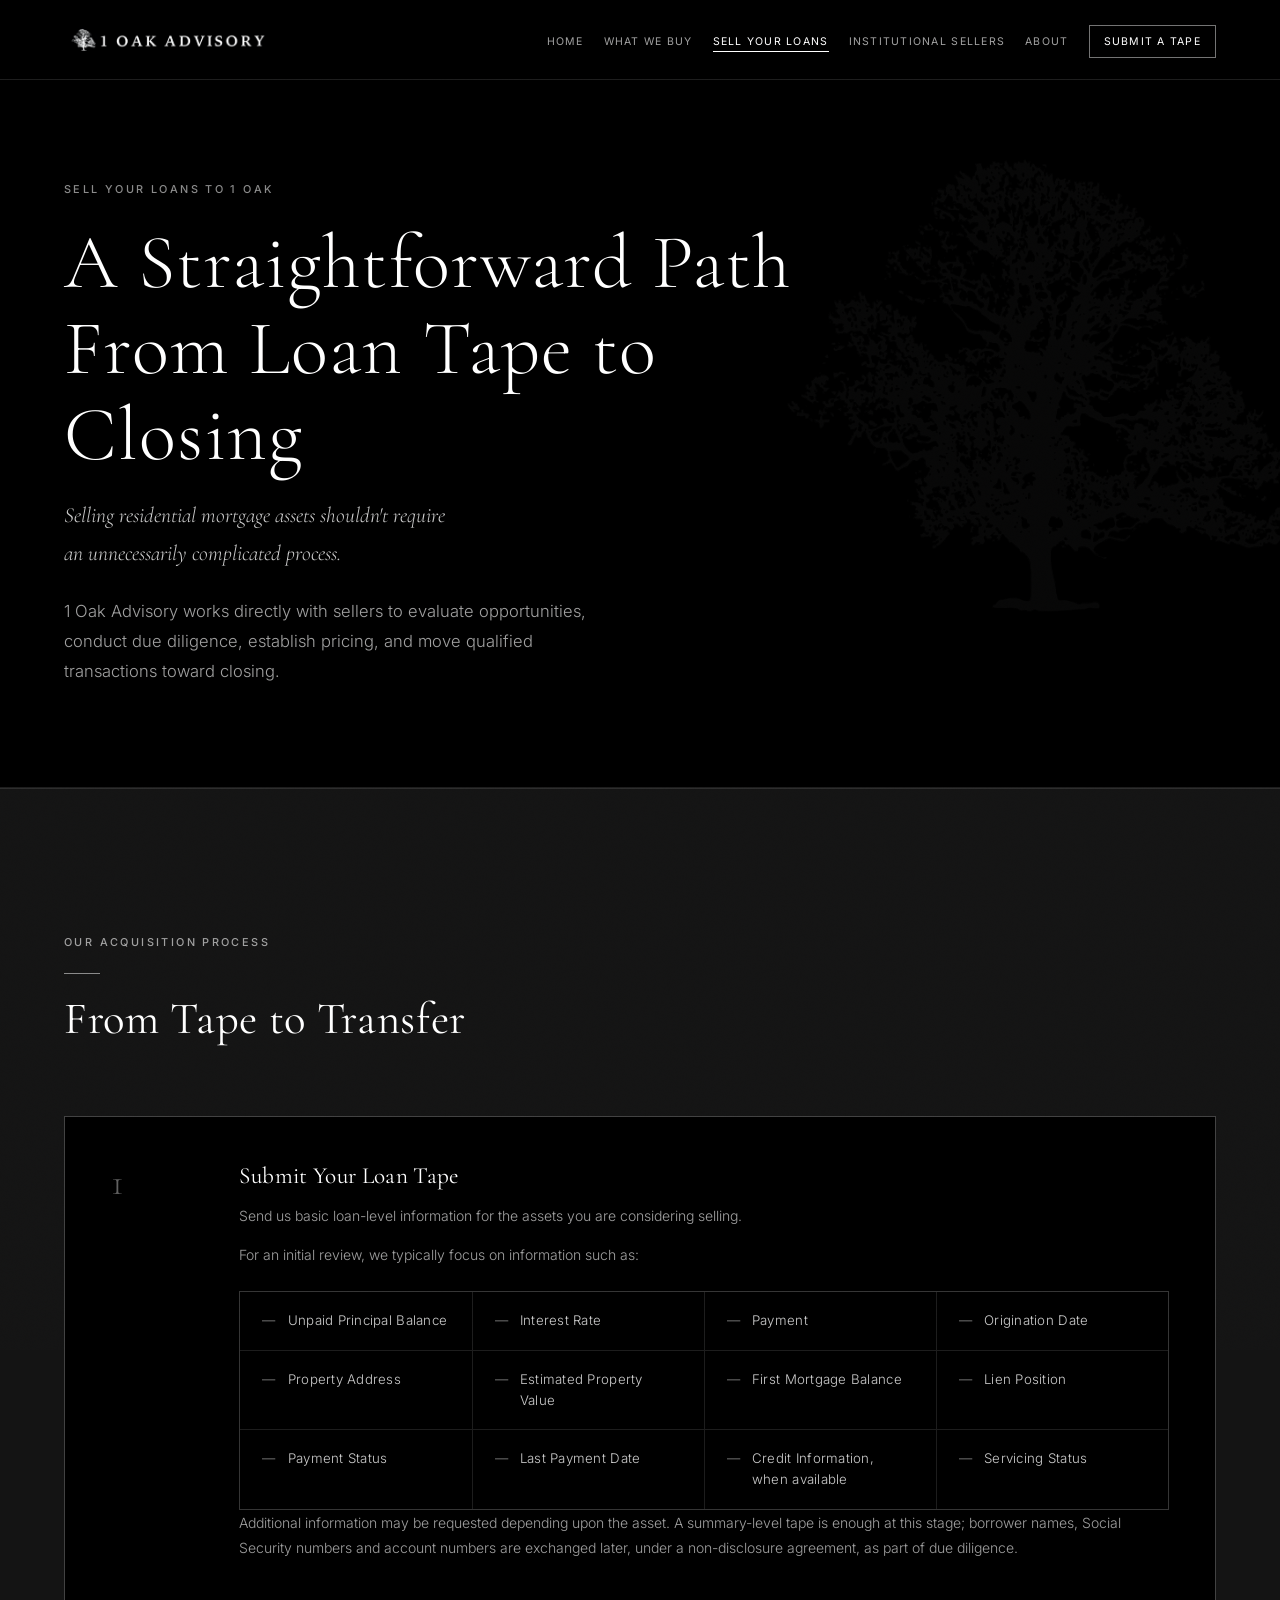
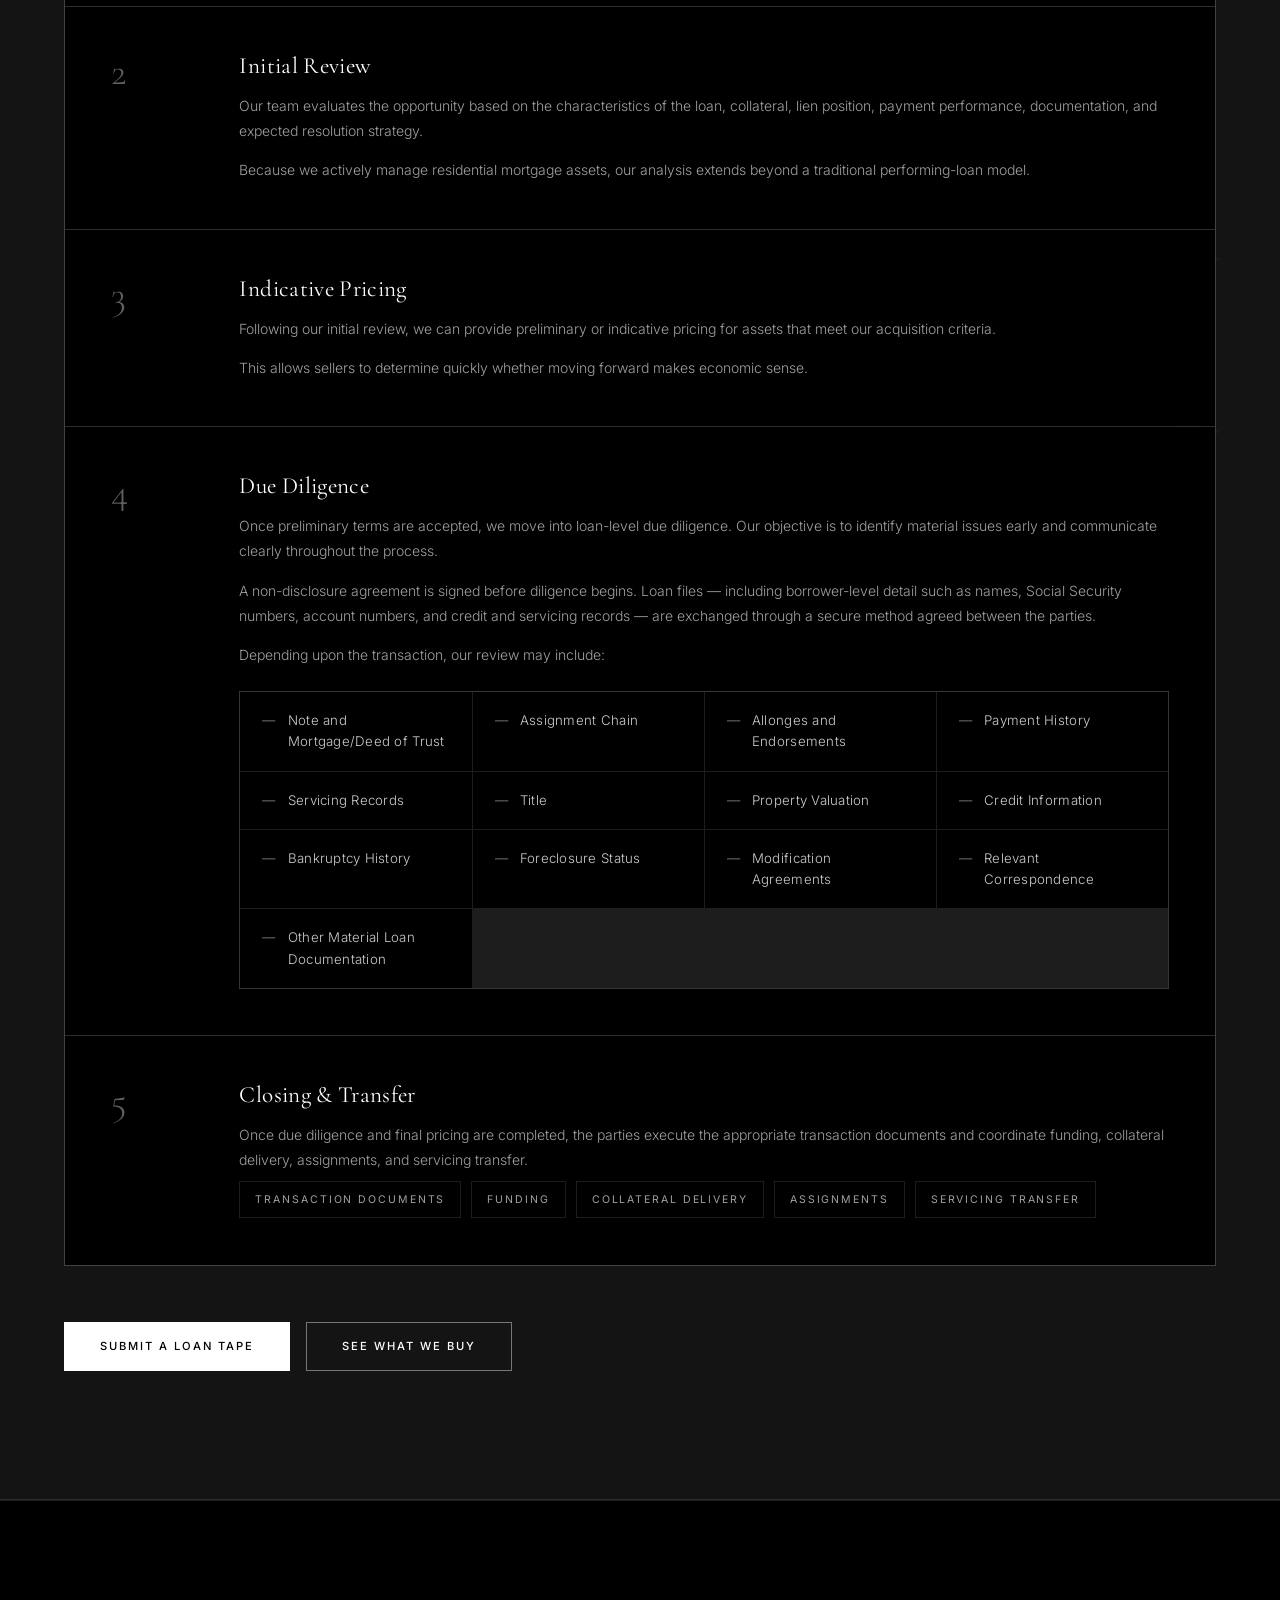
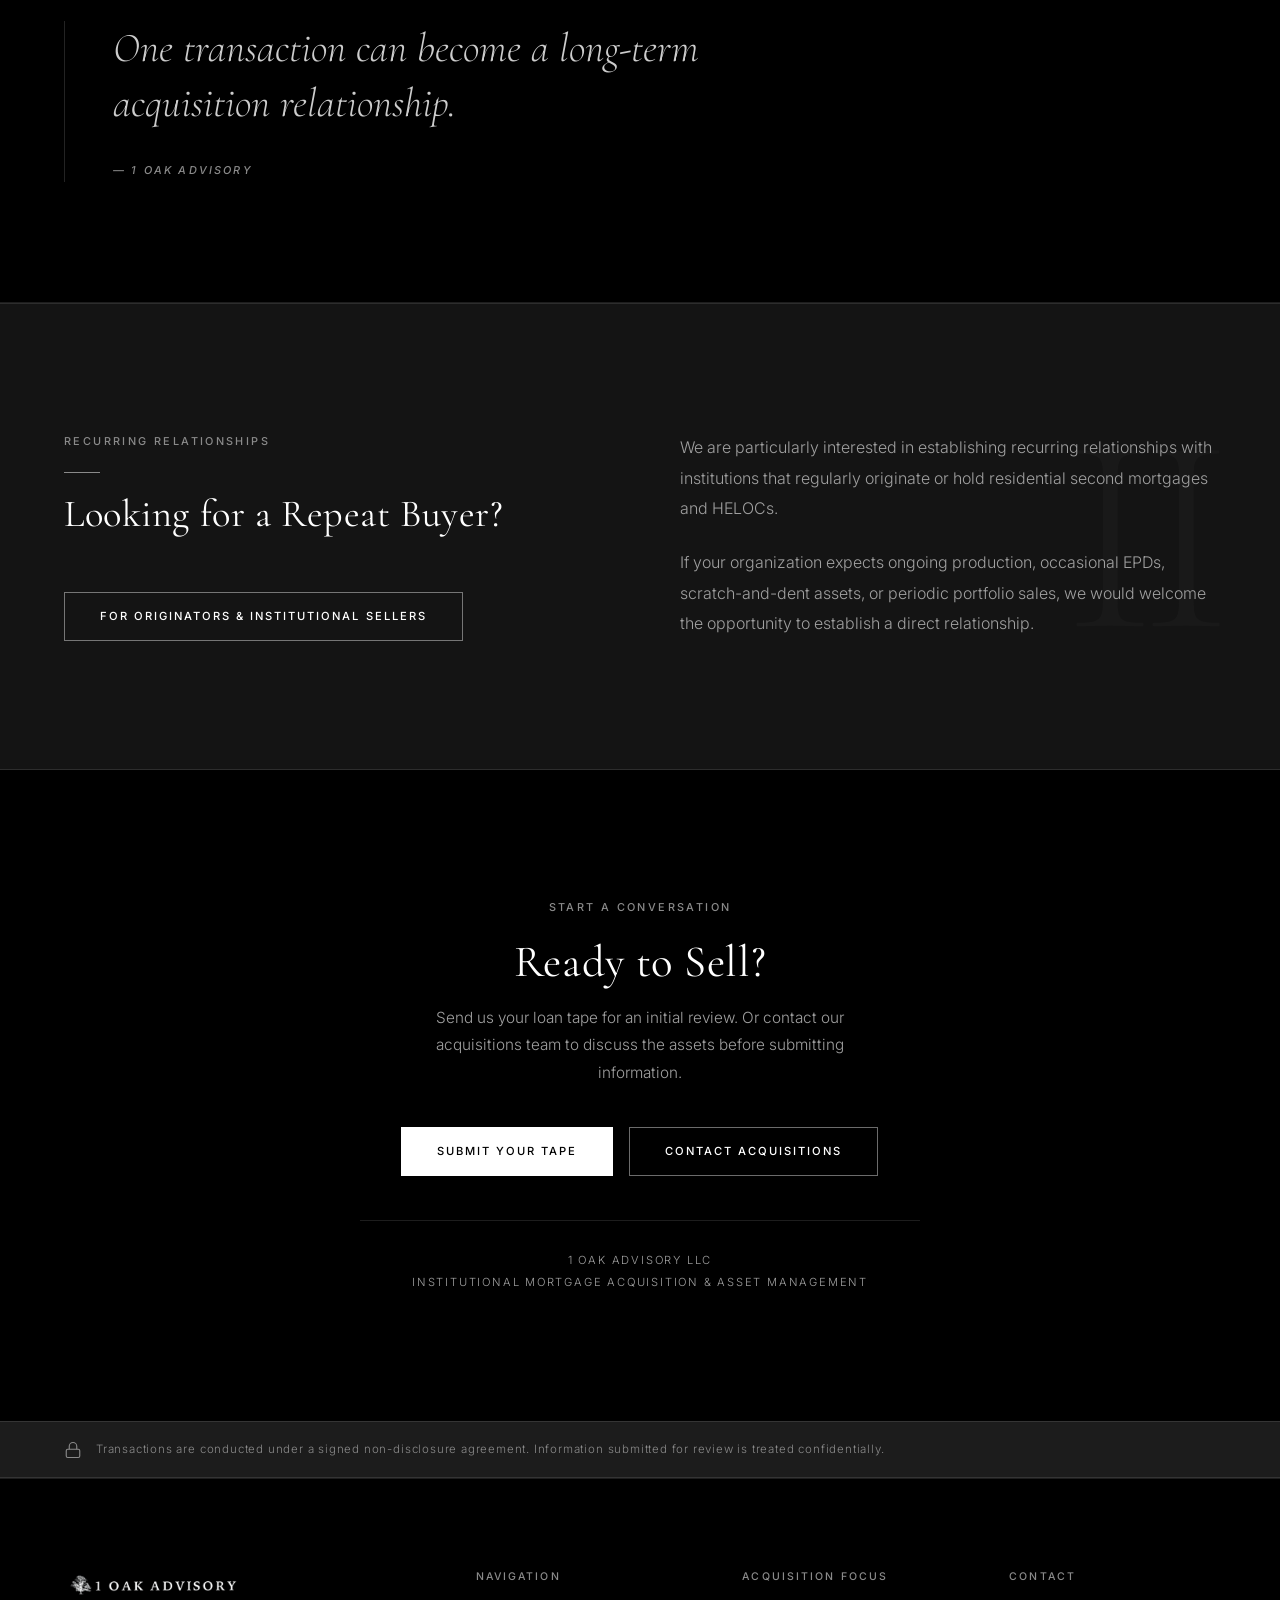
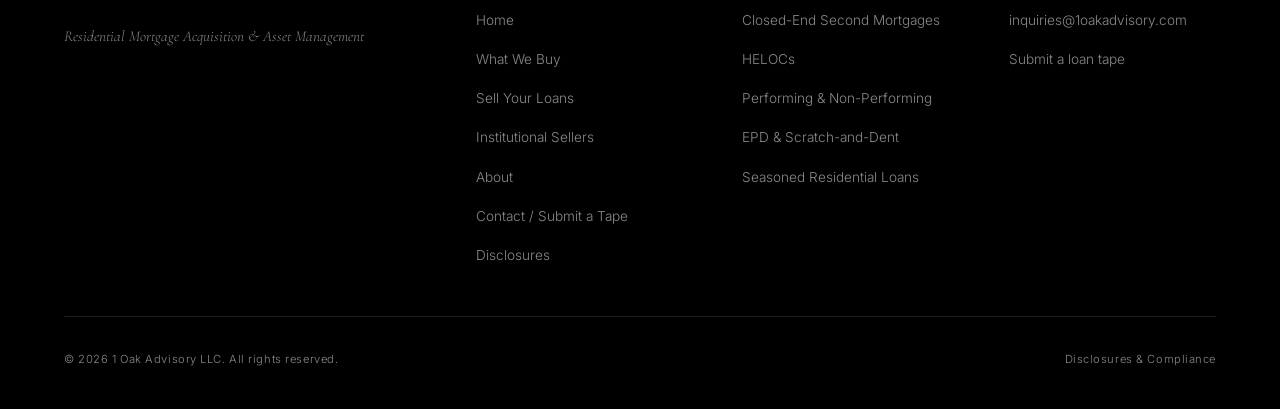
<file: sell-your-loans.html>
<!DOCTYPE html>
<html lang="en">
<head>
  <meta charset="UTF-8">
  <meta name="viewport" content="width=device-width, initial-scale=1.0">
  <meta name="description" content="A straightforward path from loan tape to closing. 1 Oak Advisory evaluates opportunities, provides indicative pricing on assets that meet its acquisition criteria, conducts due diligence, and moves qualified transactions toward closing.">
  <title>Sell Your Loans — From Loan Tape to Closing | 1 Oak Advisory</title>
  <link rel="icon" type="image/png" sizes="64x64" href="assets/favicon.png">
  <link rel="apple-touch-icon" href="assets/apple-touch-icon.png">
  <link rel="canonical" href="https://www.1oakadvisory.com/sell-your-loans.html">
  <meta property="og:url" content="https://www.1oakadvisory.com/sell-your-loans.html">
  <meta property="og:site_name" content="1 Oak Advisory">
  <meta property="og:type" content="website">
  <meta property="og:title" content="Sell Your Loans to 1 Oak — From Loan Tape to Closing">
  <meta property="og:description" content="Submit a loan tape for initial review, receive indicative pricing on assets that meet our acquisition criteria, and move qualified transactions toward closing.">
  <!-- TODO (launch): point og:image and twitter:image at the live domain once it serves. -->
  <meta property="og:image" content="https://dlcenterprise.github.io/1OakAdvisory/assets/og.png">
  <meta property="og:image:width" content="1200">
  <meta property="og:image:height" content="630">
  <meta property="og:image:alt" content="1 Oak Advisory — Residential Second Mortgages &amp; HELOCs">
  <meta name="twitter:card" content="summary_large_image">
  <meta name="twitter:title" content="Sell Your Loans to 1 Oak — From Loan Tape to Closing">
  <meta name="twitter:description" content="Submit a loan tape for initial review, receive indicative pricing on assets that meet our acquisition criteria, and move qualified transactions toward closing.">
  <meta name="twitter:image" content="https://dlcenterprise.github.io/1OakAdvisory/assets/og.png">
  <link rel="preconnect" href="https://fonts.googleapis.com">
  <link rel="preconnect" href="https://fonts.gstatic.com" crossorigin>
  <link rel="stylesheet" href="https://fonts.googleapis.com/css2?family=Cormorant+Garamond:ital,wght@0,300;0,400;0,500;0,600;1,300;1,400&amp;family=Inter:wght@300;400;500&amp;display=swap">
  <link rel="stylesheet" href="css/styles.css">
  <noscript>
    <style>
      /* Entrance animations are JS-gated; without JS, show everything. */
      .fade-in, .hero__eyebrow, .hero__title, .hero__body, .hero__actions, .hero__kicker,
      .page-hero .label, .page-hero__title, .page-hero__body, .page-hero__kicker
        { opacity: 1 !important; transform: none !important; }
      .page-transition { display: none !important; }
      /* The custom cursor is JS-positioned; give the native pointer back. */
      .cursor-ring, .cursor-dot { display: none !important; }
      * { cursor: auto !important; }
      a, button, label, summary, [role="button"] { cursor: pointer !important; }
      input, textarea, select { cursor: auto !important; }
      /* The hamburger needs JS to open anything, so show the menu inline instead. */
      .nav__hamburger { display: none !important; }
      @media (max-width: 63.125em) {
        .nav__mobile { display: block !important; position: static; border-bottom: 0; padding: 20px 0 0; }
        .nav__mobile ul { flex-direction: row; flex-wrap: wrap; gap: 14px 20px; }
      }
    </style>
  </noscript>
</head>
<body>

  <a class="skip-link" href="#main">Skip to content</a>

  <!-- Page Transition Overlay -->
  <div class="page-transition" aria-hidden="true" role="presentation"></div>

  <!-- Scroll Progress -->
  <div class="scroll-progress" aria-hidden="true"></div>

  <!-- Custom Cursor -->
  <div class="cursor-ring" aria-hidden="true"></div>
  <div class="cursor-dot"  aria-hidden="true"></div>

  <!-- Navigation -->
  <nav class="nav" role="navigation" aria-label="Main navigation">
    <div class="nav__inner">
      <a href="index.html" class="nav__logo" aria-label="1 Oak Advisory — Home">
        <img src="assets/IMG_6335.jpg" alt="1 Oak Advisory">
      </a>
      <ul class="nav__links">
        <li><a href="index.html">Home</a></li>
        <li><a href="what-we-buy.html">What We Buy</a></li>
        <li><a href="sell-your-loans.html" class="active">Sell Your Loans</a></li>
        <li><a href="originators.html">Institutional Sellers</a></li>
        <li><a href="about.html">About</a></li>
        <li><a href="contact.html" class="nav__cta">Submit a Tape</a></li>
      </ul>
      <button class="nav__hamburger" type="button" aria-label="Open menu" aria-expanded="false" aria-controls="mobile-menu">
        <span></span><span></span><span></span>
      </button>
    </div>
  </nav>

  <!-- Mobile Menu -->
  <nav class="nav__mobile" id="mobile-menu" aria-label="Mobile navigation">
    <ul>
      <li><a href="index.html">Home</a></li>
      <li><a href="what-we-buy.html">What We Buy</a></li>
      <li><a href="sell-your-loans.html">Sell Your Loans</a></li>
      <li><a href="originators.html">Institutional Sellers</a></li>
      <li><a href="about.html">About</a></li>
      <li><a href="contact.html">Submit a Tape</a></li>
    </ul>
  </nav>

  <main id="main" tabindex="-1">

  <!-- Page Hero -->
  <div class="page-hero">
    <div class="page-hero__inner">
      <p class="label">Sell Your Loans to 1 Oak</p>
      <h1 class="page-hero__title">A Straightforward Path From Loan Tape to Closing</h1>
      <p class="page-hero__kicker">Selling residential mortgage assets shouldn't require an unnecessarily complicated process.</p>
      <p class="page-hero__body">1 Oak Advisory works directly with sellers to evaluate opportunities, conduct due diligence, establish pricing, and move qualified transactions toward closing.</p>
    </div>
  </div>

  <!-- Acquisition Process -->
  <section class="section section--charcoal section--watermark" data-watermark="I">
    <div class="container">
      <div class="section__header fade-in">
        <p class="label">Our Acquisition Process</p>
        <div class="divider"></div>
        <h2>From Tape to Transfer</h2>
      </div>

      <div class="process fade-in">
        <div class="process__step">
          <div class="process__num">1</div>
          <div>
            <h3 class="process__title">Submit Your Loan Tape</h3>
            <p class="process__body">Send us basic loan-level information for the assets you are considering selling.</p>
            <p class="process__body">For an initial review, we typically focus on information such as:</p>
            <ul class="spec-list spec-list--tight">
              <li>Unpaid Principal Balance</li>
              <li>Interest Rate</li>
              <li>Payment</li>
              <li>Origination Date</li>
              <li>Property Address</li>
              <li>Estimated Property Value</li>
              <li>First Mortgage Balance</li>
              <li>Lien Position</li>
              <li>Payment Status</li>
              <li>Last Payment Date</li>
              <li>Credit Information, when available</li>
              <li>Servicing Status</li>
            </ul>
            <p class="process__body">Additional information may be requested depending upon the asset. A summary-level tape is enough at this stage; borrower names, Social Security numbers and account numbers are exchanged later, under a non-disclosure agreement, as part of due diligence.</p>
          </div>
        </div>

        <div class="process__step">
          <div class="process__num">2</div>
          <div>
            <h3 class="process__title">Initial Review</h3>
            <p class="process__body">Our team evaluates the opportunity based on the characteristics of the loan, collateral, lien position, payment performance, documentation, and expected resolution strategy.</p>
            <p class="process__body">Because we actively manage residential mortgage assets, our analysis extends beyond a traditional performing-loan model.</p>
          </div>
        </div>

        <div class="process__step">
          <div class="process__num">3</div>
          <div>
            <h3 class="process__title">Indicative Pricing</h3>
            <p class="process__body">Following our initial review, we can provide preliminary or indicative pricing for assets that meet our acquisition criteria.</p>
            <p class="process__body">This allows sellers to determine quickly whether moving forward makes economic sense.</p>
          </div>
        </div>

        <div class="process__step">
          <div class="process__num">4</div>
          <div>
            <h3 class="process__title">Due Diligence</h3>
            <p class="process__body">Once preliminary terms are accepted, we move into loan-level due diligence. Our objective is to identify material issues early and communicate clearly throughout the process.</p>
            <p class="process__body">A non-disclosure agreement is signed before diligence begins. Loan files — including borrower-level detail such as names, Social Security numbers, account numbers, and credit and servicing records — are exchanged through a secure method agreed between the parties.</p>
            <p class="process__body">Depending upon the transaction, our review may include:</p>
            <ul class="spec-list spec-list--tight">
              <li>Note and Mortgage/Deed of Trust</li>
              <li>Assignment Chain</li>
              <li>Allonges and Endorsements</li>
              <li>Payment History</li>
              <li>Servicing Records</li>
              <li>Title</li>
              <li>Property Valuation</li>
              <li>Credit Information</li>
              <li>Bankruptcy History</li>
              <li>Foreclosure Status</li>
              <li>Modification Agreements</li>
              <li>Relevant Correspondence</li>
              <li>Other Material Loan Documentation</li>
            </ul>
          </div>
        </div>

        <div class="process__step">
          <div class="process__num">5</div>
          <div>
            <h3 class="process__title">Closing &amp; Transfer</h3>
            <p class="process__body">Once due diligence and final pricing are completed, the parties execute the appropriate transaction documents and coordinate funding, collateral delivery, assignments, and servicing transfer.</p>
            <ul class="lifecycle">
              <li>Transaction Documents</li>
              <li>Funding</li>
              <li>Collateral Delivery</li>
              <li>Assignments</li>
              <li>Servicing Transfer</li>
            </ul>
          </div>
        </div>
      </div>

      <div class="section__actions fade-in">
        <a href="contact.html" class="btn btn--primary">Submit a Loan Tape</a>
        <a href="what-we-buy.html" class="btn btn--outline">See What We Buy</a>
      </div>
    </div>
  </section>

  <!-- Statement -->
  <section class="statement">
    <div class="container">
      <blockquote class="statement__inner fade-in">
        <p class="statement__quote">One transaction can become a long-term acquisition relationship.</p>
        <cite class="statement__attr">— 1 Oak Advisory</cite>
      </blockquote>
    </div>
  </section>

  <!-- Repeat Buyer -->
  <section class="section section--charcoal section--watermark" data-watermark="II">
    <div class="container">
      <div class="two-col fade-in">
        <div>
          <p class="label">Recurring Relationships</p>
          <div class="divider"></div>
          <h2 class="two-col__title">Looking for a Repeat Buyer?</h2>
          <div class="section__actions">
            <a href="originators.html" class="btn btn--outline">For Originators &amp; Institutional Sellers</a>
          </div>
        </div>
        <div class="about-text">
          <p>We are particularly interested in establishing recurring relationships with institutions that regularly originate or hold residential second mortgages and HELOCs.</p>
          <p>If your organization expects ongoing production, occasional EPDs, scratch-and-dent assets, or periodic portfolio sales, we would welcome the opportunity to establish a direct relationship.</p>
        </div>
      </div>
    </div>
  </section>

  <!-- CTA -->
  <section class="section section--dark">
    <div class="container">
      <div class="cta fade-in">
        <p class="label">Start a Conversation</p>
        <h2>Ready to Sell?</h2>
        <p>Send us your loan tape for an initial review. Or contact our acquisitions team to discuss the assets before submitting information.</p>
        <div class="section__actions section__actions--center">
          <a href="contact.html" class="btn btn--primary">Submit Your Tape</a>
          <a href="contact.html#speak" class="btn btn--outline">Contact Acquisitions</a>
        </div>
        <p class="cta__signature">1 Oak Advisory LLC<br>Institutional Mortgage Acquisition &amp; Asset Management</p>
      </div>
    </div>
  </section>

  </main>

  <!-- Confidentiality Bar -->
  <div class="conf-bar">
    <div class="conf-bar__inner">
      <svg class="conf-bar__icon" viewBox="0 0 24 24" fill="none" stroke="currentColor" stroke-width="1.5" aria-hidden="true">
        <rect x="3" y="11" width="18" height="11" rx="2"/>
        <path d="M7 11V7a5 5 0 0 1 10 0v4"/>
      </svg>
      <p class="conf-bar__text">Transactions are conducted under a signed non-disclosure agreement. Information submitted for review is treated confidentially.</p>
    </div>
  </div>

  <!-- Footer -->
  <footer class="footer">
    <div class="footer__inner">
      <div class="footer__top">
        <div class="footer__brand">
          <img src="assets/IMG_6335.jpg" alt="1 Oak Advisory">
          <p class="footer__tagline">Residential Mortgage Acquisition &amp; Asset Management</p>
        </div>
        <div>
          <p class="footer__col-title">Navigation</p>
          <ul class="footer__links">
            <li><a href="index.html">Home</a></li>
            <li><a href="what-we-buy.html">What We Buy</a></li>
            <li><a href="sell-your-loans.html">Sell Your Loans</a></li>
            <li><a href="originators.html">Institutional Sellers</a></li>
            <li><a href="about.html">About</a></li>
            <li><a href="contact.html">Contact / Submit a Tape</a></li>
            <li><a href="disclosures.html">Disclosures</a></li>
          </ul>
        </div>
        <div>
          <p class="footer__col-title">Acquisition Focus</p>
          <ul class="footer__links">
            <li><span>Closed-End Second Mortgages</span></li>
            <li><span>HELOCs</span></li>
            <li><span>Performing &amp; Non-Performing</span></li>
            <li><span>EPD &amp; Scratch-and-Dent</span></li>
            <li><span>Seasoned Residential Loans</span></li>
          </ul>
        </div>
        <div>
          <p class="footer__col-title">Contact</p>
          <!-- TODO (client): add the real phone number and office address here when confirmed. -->
          <ul class="footer__links">
            <li><a href="mailto:inquiries@1oakadvisory.com">inquiries@1oakadvisory.com</a></li>
            <li><a href="contact.html">Submit a loan tape</a></li>
          </ul>
        </div>
      </div>
      <div class="footer__bottom">
        <p class="footer__copy">&copy; 2026 1 Oak Advisory LLC. All rights reserved.</p>
        <p class="footer__legal"><a href="disclosures.html">Disclosures &amp; Compliance</a></p>
      </div>
    </div>
  </footer>

  <script src="js/main.js"></script>
</body>
</html>
</file>
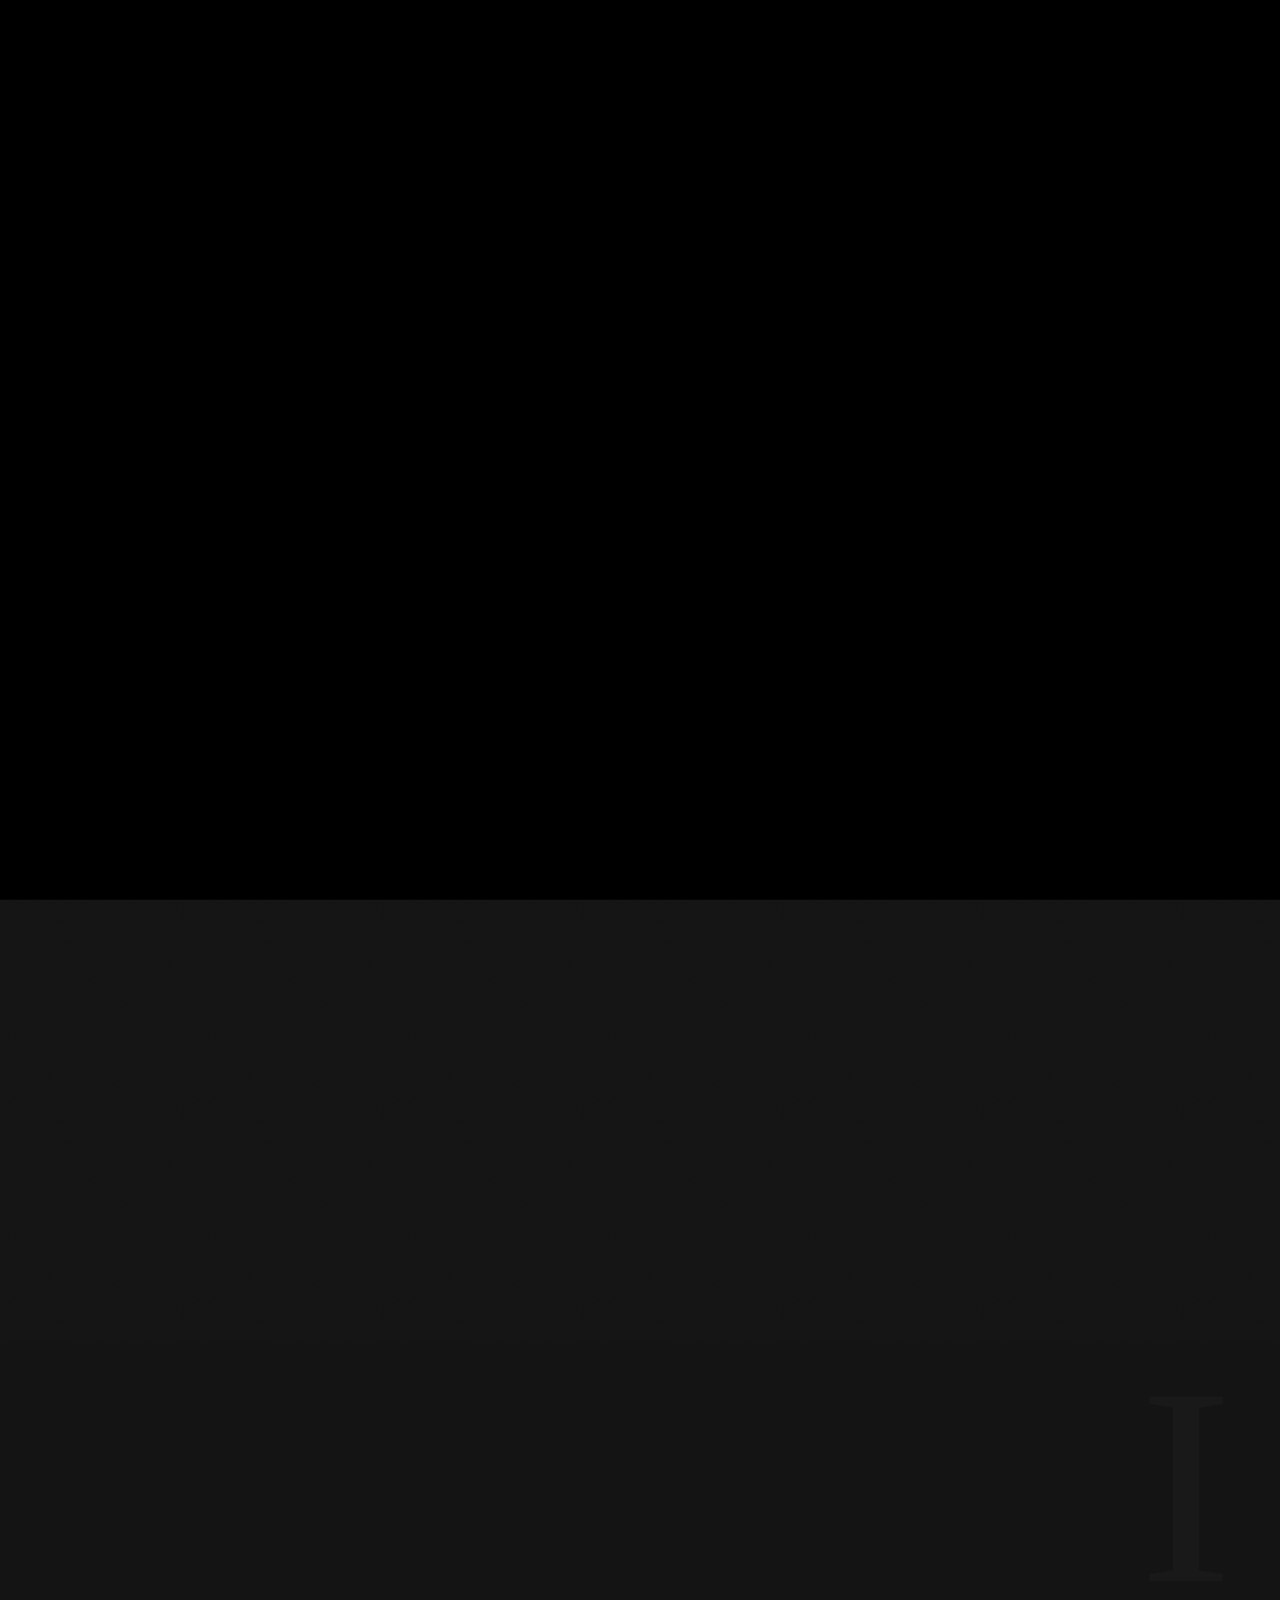
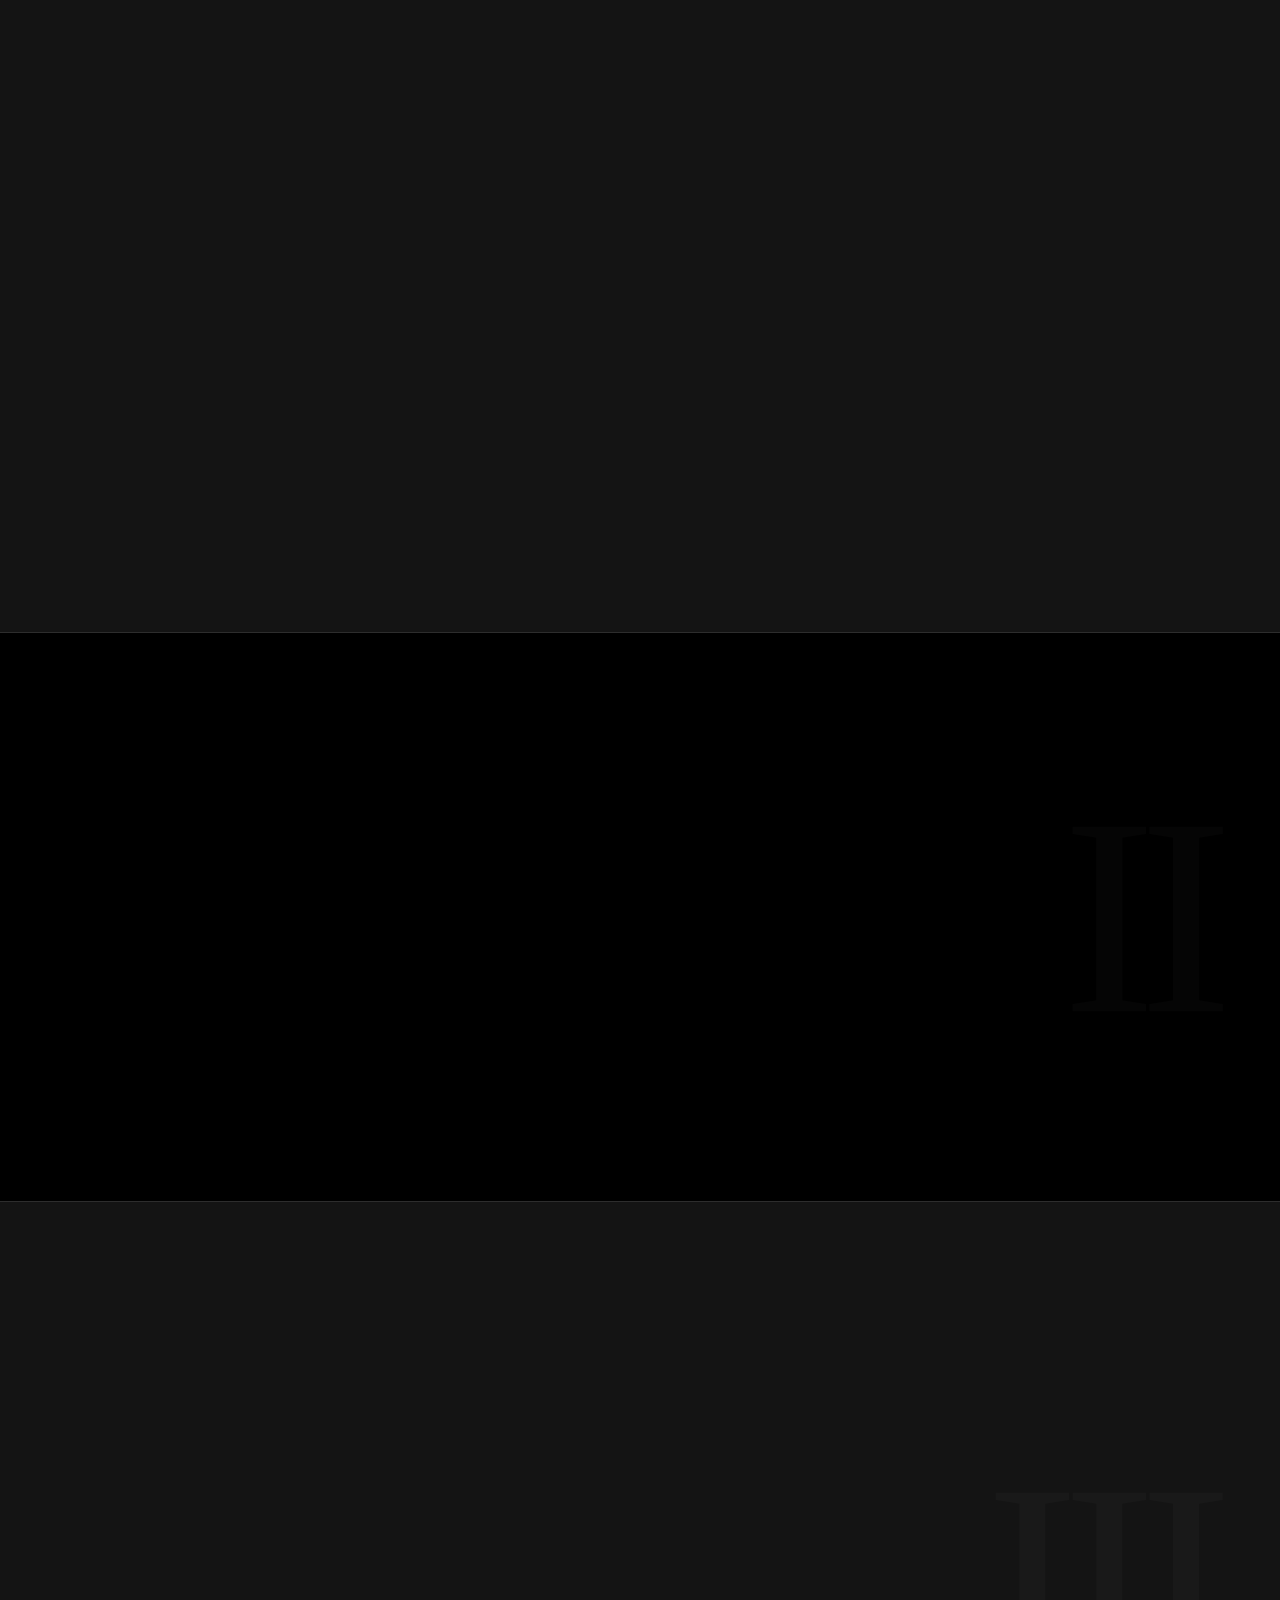
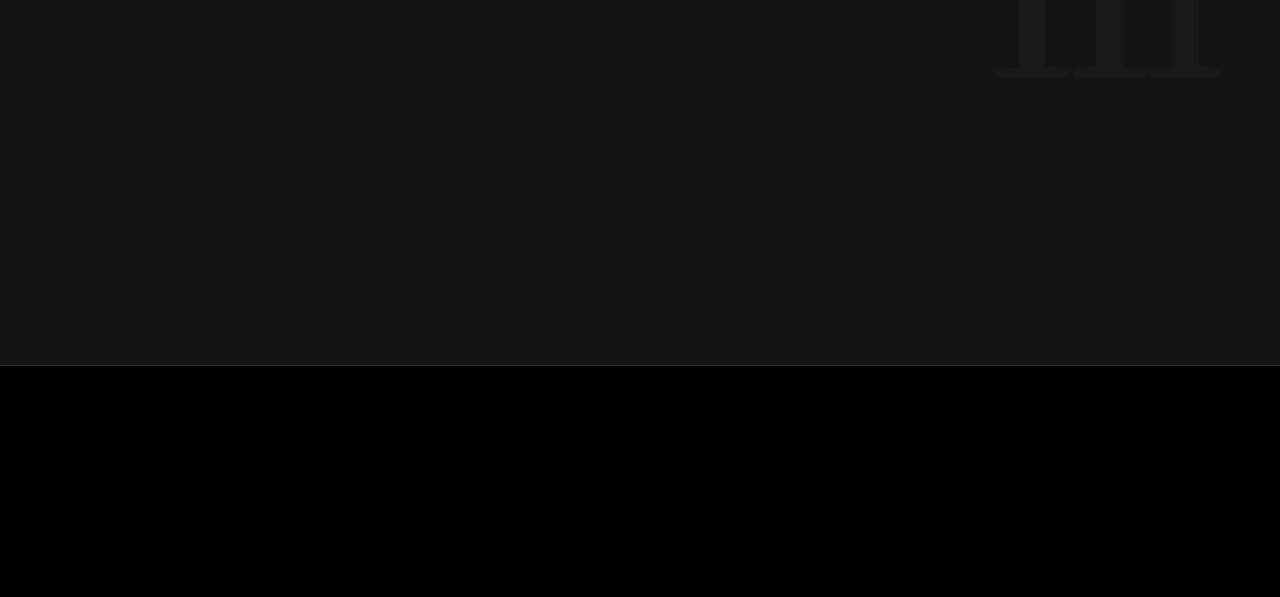
<file: services.html>
<!DOCTYPE html>
<html lang="en">
<head>
  <meta charset="UTF-8">
  <meta name="viewport" content="width=device-width, initial-scale=1.0">
  <!-- The old "Services" page has been retired. 1 Oak Advisory buys residential second mortgages
       and HELOCs; the equivalent page is now "What We Buy". This stub keeps the old URL alive.
       If the site is served by a host that supports redirects (Netlify _redirects, Vercel,
       Apache .htaccess, IIS web.config), replace this file with a 301 to /what-we-buy.html. -->
  <title>What We Buy — 1 Oak Advisory</title>
  <link rel="canonical" href="https://www.1oakadvisory.com/what-we-buy.html">
  <meta name="robots" content="noindex, follow">
  <meta http-equiv="refresh" content="0; url=what-we-buy.html">
  <link rel="icon" type="image/png" sizes="64x64" href="assets/favicon.png">
  <link rel="apple-touch-icon" href="assets/apple-touch-icon.png">
  <link rel="preconnect" href="https://fonts.googleapis.com">
  <link rel="preconnect" href="https://fonts.gstatic.com" crossorigin>
  <link rel="stylesheet" href="https://fonts.googleapis.com/css2?family=Cormorant+Garamond:ital,wght@0,300;0,400;0,500;0,600;1,300;1,400&amp;family=Inter:wght@300;400;500&amp;display=swap">
  <link rel="stylesheet" href="css/styles.css">
  <noscript>
    <style>
      .page-hero .label, .page-hero__title, .page-hero__body
        { opacity: 1 !important; transform: none !important; }
      .cursor-ring, .cursor-dot { display: none !important; }
      * { cursor: auto !important; }
      a, button { cursor: pointer !important; }
    </style>
  </noscript>
</head>
<body>

  <!-- Custom Cursor — the stylesheet hides the native one site-wide. -->
  <div class="cursor-ring" aria-hidden="true"></div>
  <div class="cursor-dot"  aria-hidden="true"></div>

  <main id="main" tabindex="-1">
  <div class="page-hero">
    <div class="page-hero__inner">
      <p class="label">Page Moved</p>
      <h1 class="page-hero__title">This Page Is Now &ldquo;What We Buy&rdquo;</h1>
      <p class="page-hero__body">You are being redirected. If nothing happens, continue to the What We Buy page.</p>
      <div class="section__actions">
        <a href="what-we-buy.html" class="btn btn--primary">Continue</a>
        <a href="index.html" class="btn btn--outline">Home</a>
      </div>
    </div>
  </div>
  </main>

  <!-- main.js adds body.page-loaded, which the page-hero entrance animation waits on. -->
  <script src="js/main.js"></script>
</body>
</html>
</file>
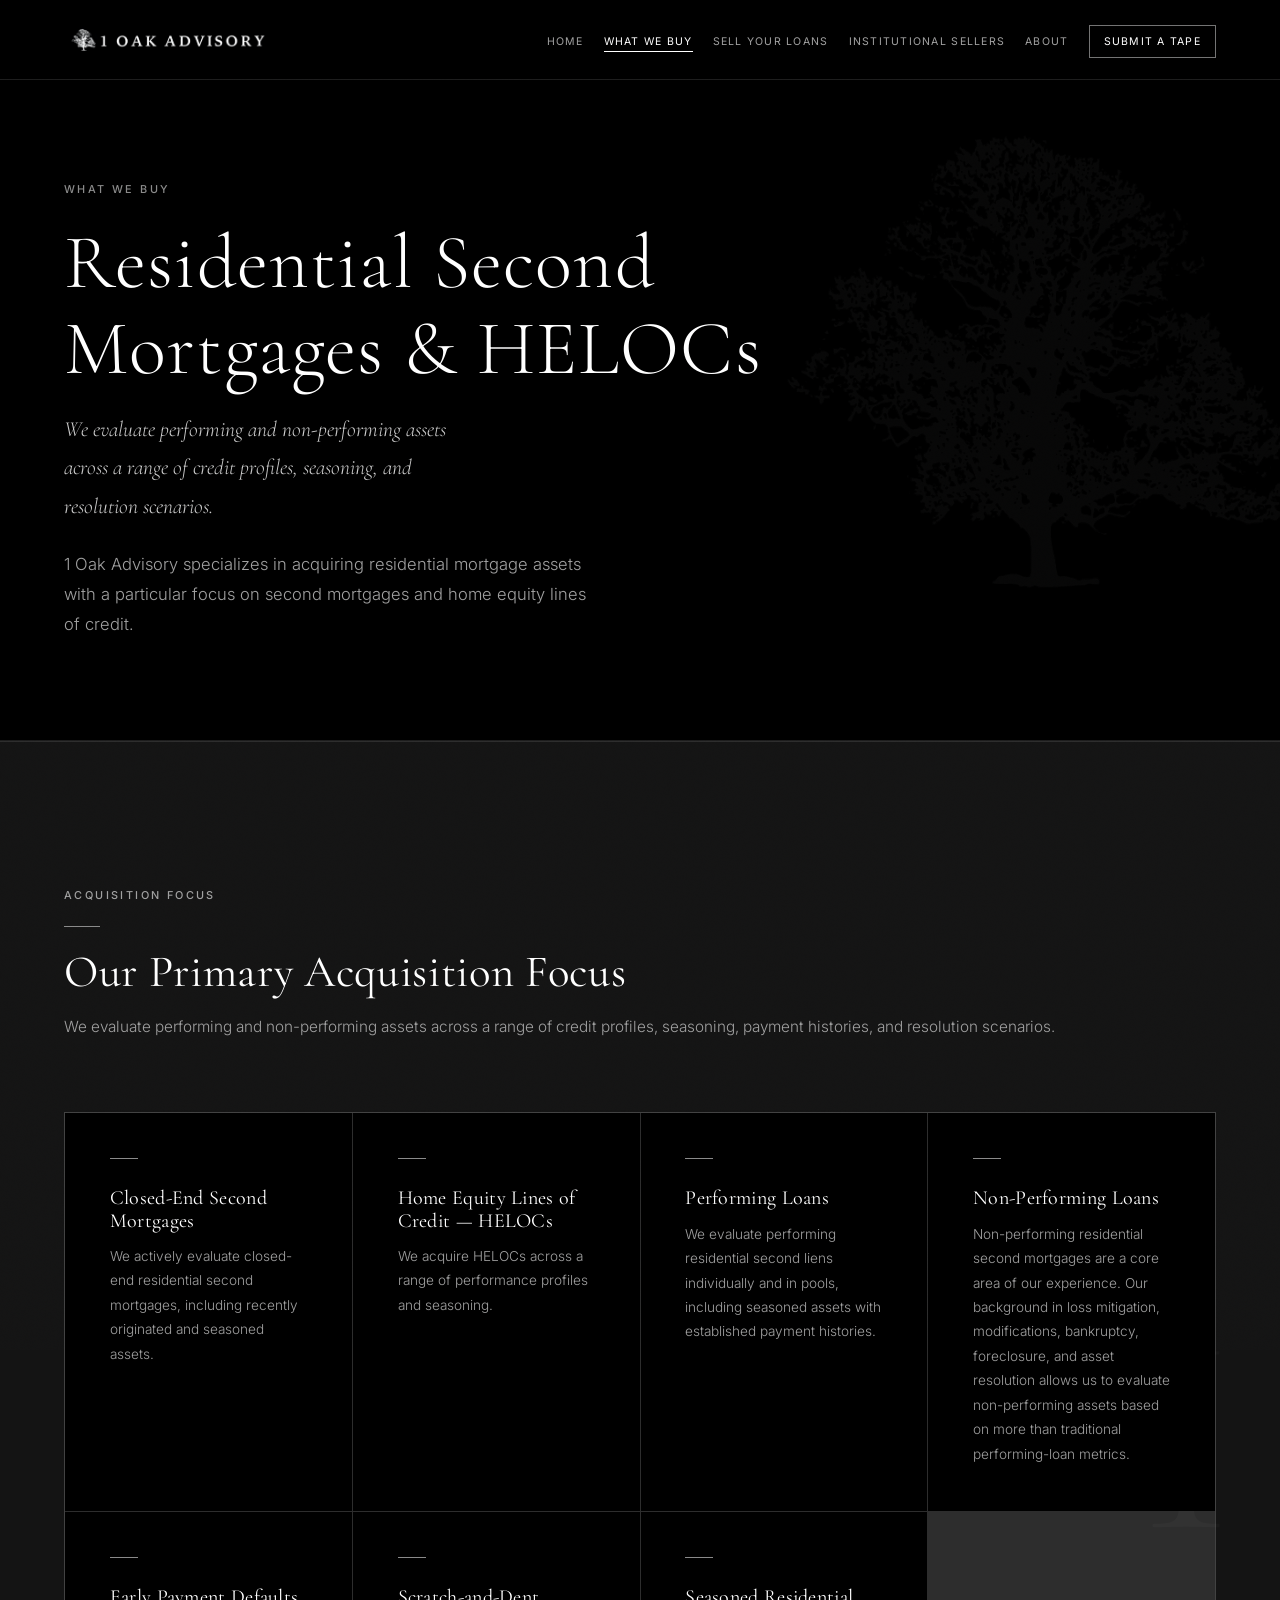
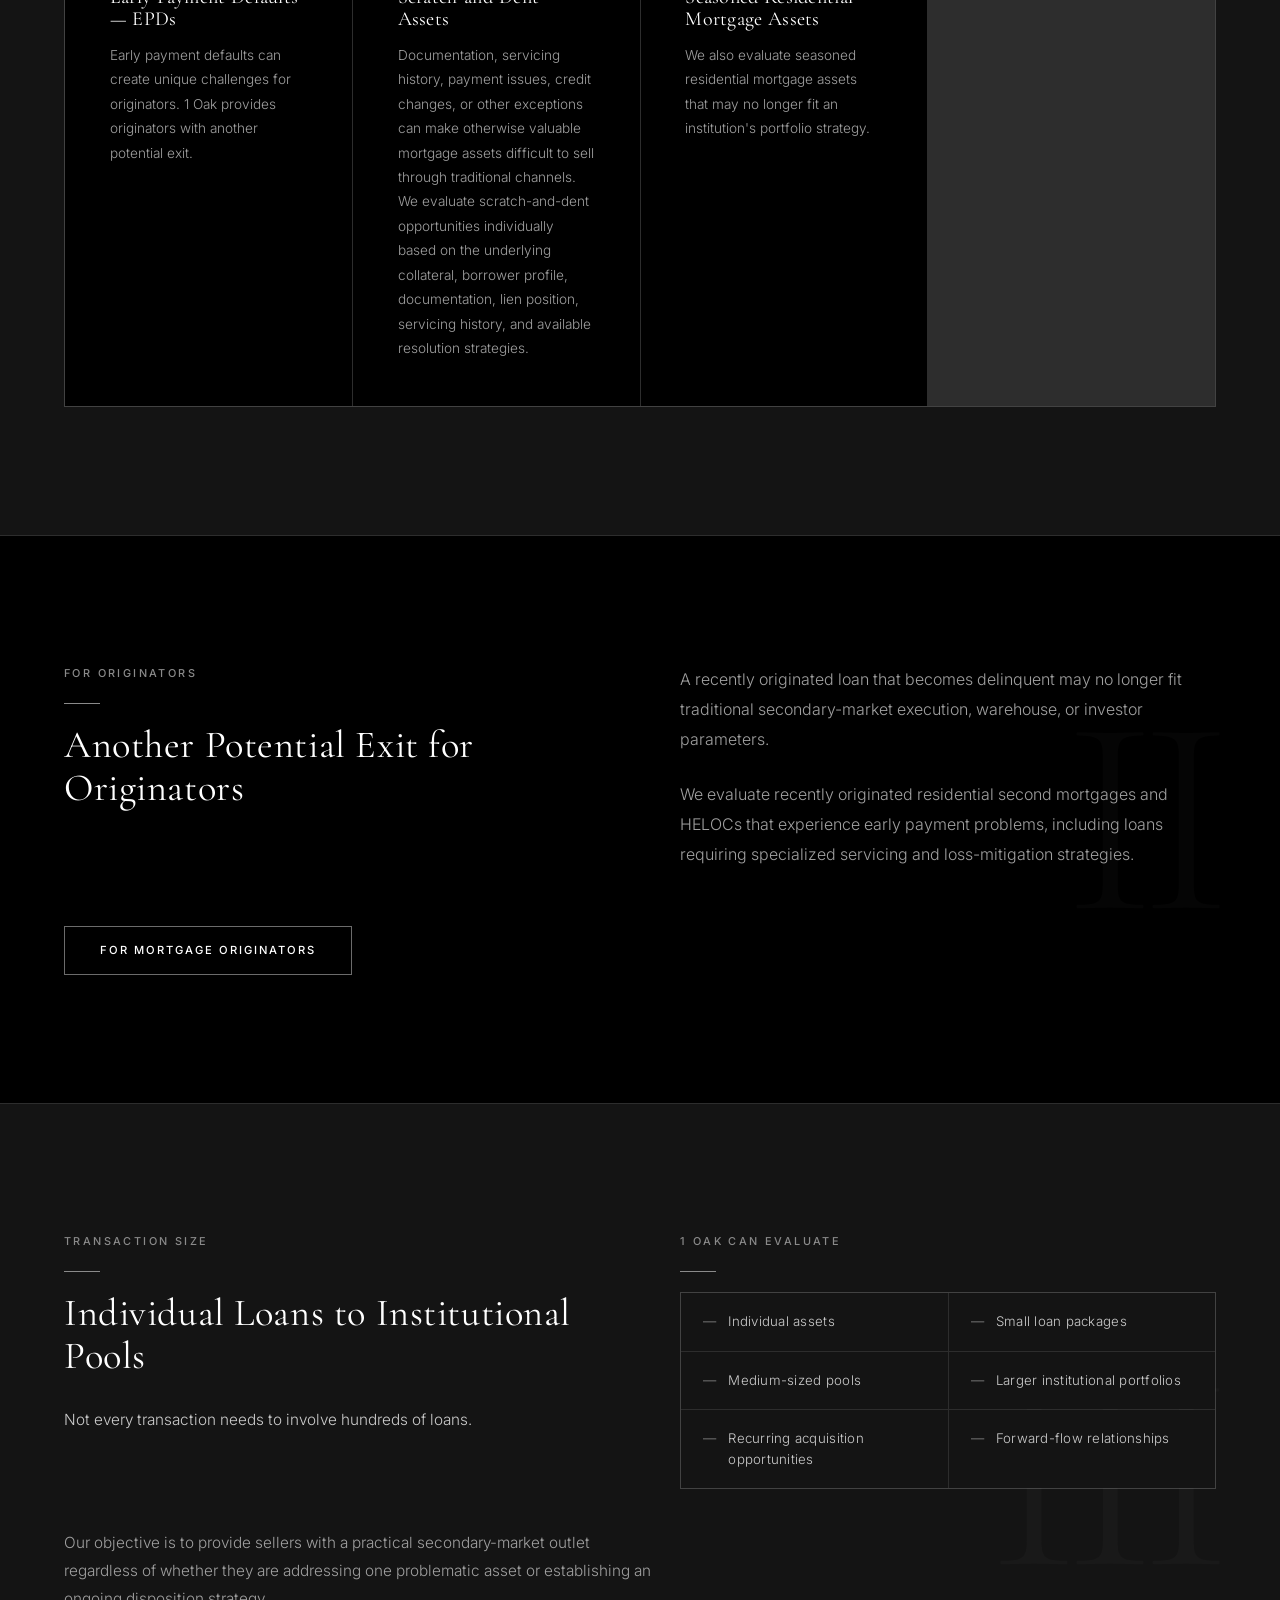
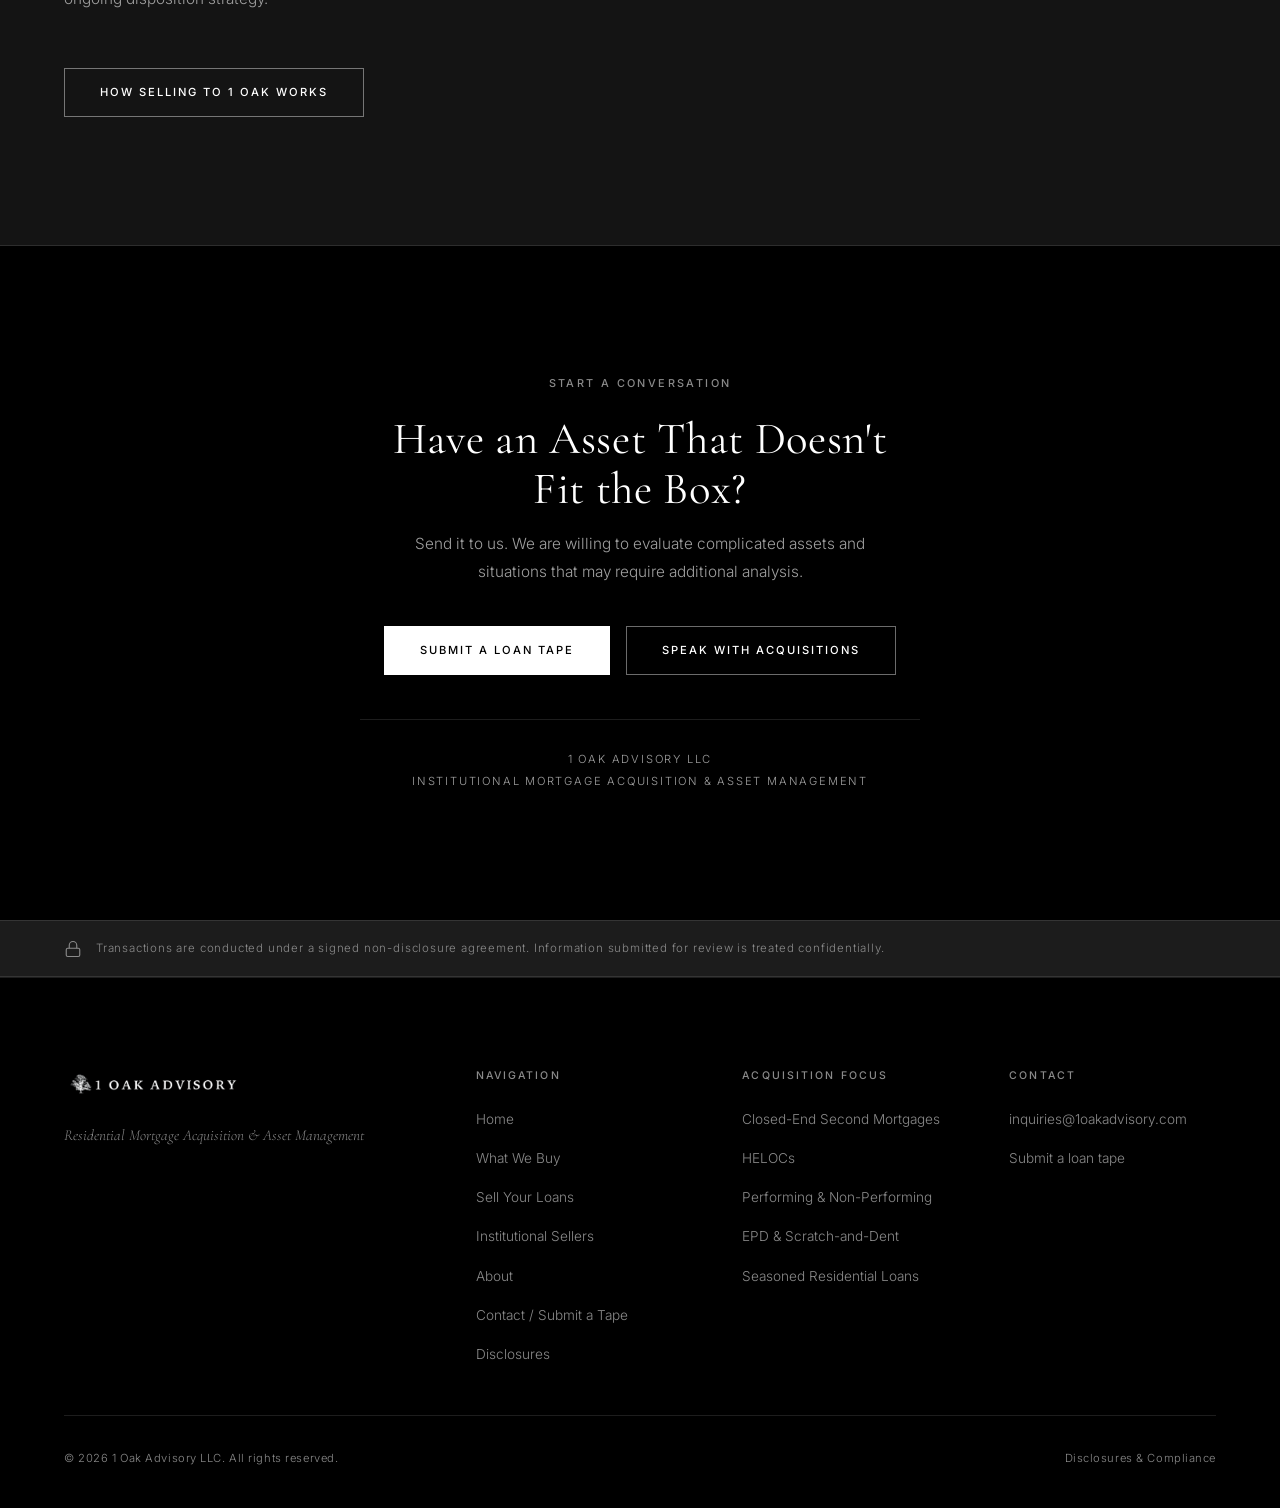
<file: what-we-buy.html>
<!DOCTYPE html>
<html lang="en">
<head>
  <meta charset="UTF-8">
  <meta name="viewport" content="width=device-width, initial-scale=1.0">
  <meta name="description" content="1 Oak Advisory acquires residential second mortgages and HELOCs — closed-end seconds, performing and non-performing loans, early payment defaults, scratch-and-dent, and seasoned assets, from individual loans to institutional pools.">
  <title>What We Buy — Residential Second Mortgages &amp; HELOCs | 1 Oak Advisory</title>
  <link rel="icon" type="image/png" sizes="64x64" href="assets/favicon.png">
  <link rel="apple-touch-icon" href="assets/apple-touch-icon.png">
  <link rel="canonical" href="https://www.1oakadvisory.com/what-we-buy.html">
  <meta property="og:url" content="https://www.1oakadvisory.com/what-we-buy.html">
  <meta property="og:site_name" content="1 Oak Advisory">
  <meta property="og:type" content="website">
  <meta property="og:title" content="What We Buy — Residential Second Mortgages &amp; HELOCs">
  <meta property="og:description" content="Closed-end second mortgages, HELOCs, performing and non-performing loans, EPDs, scratch-and-dent, and seasoned residential assets — individual loans to institutional pools.">
  <!-- TODO (launch): point og:image and twitter:image at the live domain once it serves. -->
  <meta property="og:image" content="https://dlcenterprise.github.io/1OakAdvisory/assets/og.png">
  <meta property="og:image:width" content="1200">
  <meta property="og:image:height" content="630">
  <meta property="og:image:alt" content="1 Oak Advisory — Residential Second Mortgages &amp; HELOCs">
  <meta name="twitter:card" content="summary_large_image">
  <meta name="twitter:title" content="What We Buy — Residential Second Mortgages &amp; HELOCs">
  <meta name="twitter:description" content="Closed-end second mortgages, HELOCs, performing and non-performing loans, EPDs, scratch-and-dent, and seasoned residential assets — individual loans to institutional pools.">
  <meta name="twitter:image" content="https://dlcenterprise.github.io/1OakAdvisory/assets/og.png">
  <link rel="preconnect" href="https://fonts.googleapis.com">
  <link rel="preconnect" href="https://fonts.gstatic.com" crossorigin>
  <link rel="stylesheet" href="https://fonts.googleapis.com/css2?family=Cormorant+Garamond:ital,wght@0,300;0,400;0,500;0,600;1,300;1,400&amp;family=Inter:wght@300;400;500&amp;display=swap">
  <link rel="stylesheet" href="css/styles.css">
  <noscript>
    <style>
      /* Entrance animations are JS-gated; without JS, show everything. */
      .fade-in, .hero__eyebrow, .hero__title, .hero__body, .hero__actions, .hero__kicker,
      .page-hero .label, .page-hero__title, .page-hero__body, .page-hero__kicker
        { opacity: 1 !important; transform: none !important; }
      .page-transition { display: none !important; }
      /* The custom cursor is JS-positioned; give the native pointer back. */
      .cursor-ring, .cursor-dot { display: none !important; }
      * { cursor: auto !important; }
      a, button, label, summary, [role="button"] { cursor: pointer !important; }
      input, textarea, select { cursor: auto !important; }
      /* The hamburger needs JS to open anything, so show the menu inline instead. */
      .nav__hamburger { display: none !important; }
      @media (max-width: 63.125em) {
        .nav__mobile { display: block !important; position: static; border-bottom: 0; padding: 20px 0 0; }
        .nav__mobile ul { flex-direction: row; flex-wrap: wrap; gap: 14px 20px; }
      }
    </style>
  </noscript>
</head>
<body>

  <a class="skip-link" href="#main">Skip to content</a>

  <!-- Page Transition Overlay -->
  <div class="page-transition" aria-hidden="true" role="presentation"></div>

  <!-- Scroll Progress -->
  <div class="scroll-progress" aria-hidden="true"></div>

  <!-- Custom Cursor -->
  <div class="cursor-ring" aria-hidden="true"></div>
  <div class="cursor-dot"  aria-hidden="true"></div>

  <!-- Navigation -->
  <nav class="nav" role="navigation" aria-label="Main navigation">
    <div class="nav__inner">
      <a href="index.html" class="nav__logo" aria-label="1 Oak Advisory — Home">
        <img src="assets/IMG_6335.jpg" alt="1 Oak Advisory">
      </a>
      <ul class="nav__links">
        <li><a href="index.html">Home</a></li>
        <li><a href="what-we-buy.html" class="active">What We Buy</a></li>
        <li><a href="sell-your-loans.html">Sell Your Loans</a></li>
        <li><a href="originators.html">Institutional Sellers</a></li>
        <li><a href="about.html">About</a></li>
        <li><a href="contact.html" class="nav__cta">Submit a Tape</a></li>
      </ul>
      <button class="nav__hamburger" type="button" aria-label="Open menu" aria-expanded="false" aria-controls="mobile-menu">
        <span></span><span></span><span></span>
      </button>
    </div>
  </nav>

  <!-- Mobile Menu -->
  <nav class="nav__mobile" id="mobile-menu" aria-label="Mobile navigation">
    <ul>
      <li><a href="index.html">Home</a></li>
      <li><a href="what-we-buy.html">What We Buy</a></li>
      <li><a href="sell-your-loans.html">Sell Your Loans</a></li>
      <li><a href="originators.html">Institutional Sellers</a></li>
      <li><a href="about.html">About</a></li>
      <li><a href="contact.html">Submit a Tape</a></li>
    </ul>
  </nav>

  <main id="main" tabindex="-1">

  <!-- Page Hero -->
  <div class="page-hero">
    <div class="page-hero__inner">
      <p class="label">What We Buy</p>
      <h1 class="page-hero__title">Residential Second Mortgages &amp; HELOCs</h1>
      <p class="page-hero__kicker">We evaluate performing and non-performing assets across a range of credit profiles, seasoning, and resolution scenarios.</p>
      <p class="page-hero__body">1 Oak Advisory specializes in acquiring residential mortgage assets with a particular focus on second mortgages and home equity lines of credit.</p>
    </div>
  </div>

  <!-- Primary Acquisition Focus -->
  <section class="section section--charcoal section--watermark" data-watermark="I">
    <div class="container">
      <div class="section__header fade-in">
        <p class="label">Acquisition Focus</p>
        <div class="divider"></div>
        <h2>Our Primary Acquisition Focus</h2>
        <p>We evaluate performing and non-performing assets across a range of credit profiles, seasoning, payment histories, and resolution scenarios.</p>
      </div>

      <div class="services-grid fade-in">
        <div class="service-card">
          <div class="service-card__line"></div>
          <h3 class="service-card__title">Closed-End Second Mortgages</h3>
          <p class="service-card__body">We actively evaluate closed-end residential second mortgages, including recently originated and seasoned assets.</p>
        </div>
        <div class="service-card">
          <div class="service-card__line"></div>
          <h3 class="service-card__title">Home Equity Lines of Credit — HELOCs</h3>
          <p class="service-card__body">We acquire HELOCs across a range of performance profiles and seasoning.</p>
        </div>
        <div class="service-card">
          <div class="service-card__line"></div>
          <h3 class="service-card__title">Performing Loans</h3>
          <p class="service-card__body">We evaluate performing residential second liens individually and in pools, including seasoned assets with established payment histories.</p>
        </div>
        <div class="service-card">
          <div class="service-card__line"></div>
          <h3 class="service-card__title">Non-Performing Loans</h3>
          <p class="service-card__body">Non-performing residential second mortgages are a core area of our experience. Our background in loss mitigation, modifications, bankruptcy, foreclosure, and asset resolution allows us to evaluate non-performing assets based on more than traditional performing-loan metrics.</p>
        </div>
        <div class="service-card">
          <div class="service-card__line"></div>
          <h3 class="service-card__title">Early Payment Defaults — EPDs</h3>
          <p class="service-card__body">Early payment defaults can create unique challenges for originators. 1 Oak provides originators with another potential exit.</p>
        </div>
        <div class="service-card">
          <div class="service-card__line"></div>
          <h3 class="service-card__title">Scratch-and-Dent Assets</h3>
          <p class="service-card__body">Documentation, servicing history, payment issues, credit changes, or other exceptions can make otherwise valuable mortgage assets difficult to sell through traditional channels. We evaluate scratch-and-dent opportunities individually based on the underlying collateral, borrower profile, documentation, lien position, servicing history, and available resolution strategies.</p>
        </div>
        <div class="service-card">
          <div class="service-card__line"></div>
          <h3 class="service-card__title">Seasoned Residential Mortgage Assets</h3>
          <p class="service-card__body">We also evaluate seasoned residential mortgage assets that may no longer fit an institution's portfolio strategy.</p>
        </div>
      </div>
    </div>
  </section>

  <!-- Early Payment Defaults -->
  <section class="section section--dark section--watermark" data-watermark="II">
    <div class="container">
      <div class="two-col fade-in">
        <div>
          <p class="label">For Originators</p>
          <div class="divider"></div>
          <h2 class="two-col__title">Another Potential Exit for Originators</h2>
        </div>
        <div class="about-text">
          <p>A recently originated loan that becomes delinquent may no longer fit traditional secondary-market execution, warehouse, or investor parameters.</p>
          <p>We evaluate recently originated residential second mortgages and HELOCs that experience early payment problems, including loans requiring specialized servicing and loss-mitigation strategies.</p>
        </div>
      </div>

      <div class="section__actions fade-in">
        <a href="originators.html" class="btn btn--outline">For Mortgage Originators</a>
      </div>
    </div>
  </section>

  <!-- Transaction Size -->
  <section class="section section--charcoal section--watermark" data-watermark="III">
    <div class="container">
      <div class="two-col fade-in">
        <div>
          <p class="label">Transaction Size</p>
          <div class="divider"></div>
          <h2 class="two-col__title">Individual Loans to Institutional Pools</h2>
          <p>Not every transaction needs to involve hundreds of loans.</p>
        </div>
        <div>
          <p class="label">1 Oak Can Evaluate</p>
          <div class="divider"></div>
          <ul class="spec-list spec-list--charcoal">
            <li>Individual assets</li>
            <li>Small loan packages</li>
            <li>Medium-sized pools</li>
            <li>Larger institutional portfolios</li>
            <li>Recurring acquisition opportunities</li>
            <li>Forward-flow relationships</li>
          </ul>
        </div>
      </div>

      <p class="section__note fade-in">Our objective is to provide sellers with a practical secondary-market outlet regardless of whether they are addressing one problematic asset or establishing an ongoing disposition strategy.</p>

      <div class="section__actions fade-in">
        <a href="sell-your-loans.html" class="btn btn--outline">How Selling to 1 Oak Works</a>
      </div>
    </div>
  </section>

  <!-- CTA -->
  <section class="section section--dark">
    <div class="container">
      <div class="cta fade-in">
        <p class="label">Start a Conversation</p>
        <h2>Have an Asset That Doesn't Fit the Box?</h2>
        <p>Send it to us. We are willing to evaluate complicated assets and situations that may require additional analysis.</p>
        <div class="section__actions section__actions--center">
          <a href="contact.html" class="btn btn--primary">Submit a Loan Tape</a>
          <a href="contact.html#speak" class="btn btn--outline">Speak With Acquisitions</a>
        </div>
        <p class="cta__signature">1 Oak Advisory LLC<br>Institutional Mortgage Acquisition &amp; Asset Management</p>
      </div>
    </div>
  </section>

  </main>

  <!-- Confidentiality Bar -->
  <div class="conf-bar">
    <div class="conf-bar__inner">
      <svg class="conf-bar__icon" viewBox="0 0 24 24" fill="none" stroke="currentColor" stroke-width="1.5" aria-hidden="true">
        <rect x="3" y="11" width="18" height="11" rx="2"/>
        <path d="M7 11V7a5 5 0 0 1 10 0v4"/>
      </svg>
      <p class="conf-bar__text">Transactions are conducted under a signed non-disclosure agreement. Information submitted for review is treated confidentially.</p>
    </div>
  </div>

  <!-- Footer -->
  <footer class="footer">
    <div class="footer__inner">
      <div class="footer__top">
        <div class="footer__brand">
          <img src="assets/IMG_6335.jpg" alt="1 Oak Advisory">
          <p class="footer__tagline">Residential Mortgage Acquisition &amp; Asset Management</p>
        </div>
        <div>
          <p class="footer__col-title">Navigation</p>
          <ul class="footer__links">
            <li><a href="index.html">Home</a></li>
            <li><a href="what-we-buy.html">What We Buy</a></li>
            <li><a href="sell-your-loans.html">Sell Your Loans</a></li>
            <li><a href="originators.html">Institutional Sellers</a></li>
            <li><a href="about.html">About</a></li>
            <li><a href="contact.html">Contact / Submit a Tape</a></li>
            <li><a href="disclosures.html">Disclosures</a></li>
          </ul>
        </div>
        <div>
          <p class="footer__col-title">Acquisition Focus</p>
          <ul class="footer__links">
            <li><span>Closed-End Second Mortgages</span></li>
            <li><span>HELOCs</span></li>
            <li><span>Performing &amp; Non-Performing</span></li>
            <li><span>EPD &amp; Scratch-and-Dent</span></li>
            <li><span>Seasoned Residential Loans</span></li>
          </ul>
        </div>
        <div>
          <p class="footer__col-title">Contact</p>
          <!-- TODO (client): add the real phone number and office address here when confirmed. -->
          <ul class="footer__links">
            <li><a href="mailto:inquiries@1oakadvisory.com">inquiries@1oakadvisory.com</a></li>
            <li><a href="contact.html">Submit a loan tape</a></li>
          </ul>
        </div>
      </div>
      <div class="footer__bottom">
        <p class="footer__copy">&copy; 2026 1 Oak Advisory LLC. All rights reserved.</p>
        <p class="footer__legal"><a href="disclosures.html">Disclosures &amp; Compliance</a></p>
      </div>
    </div>
  </footer>

  <script src="js/main.js"></script>
</body>
</html>
</file>
<file: css/styles.css>
/* ==========================================================================
   1 Oak Advisory — Global Styles
   ========================================================================== */

/* ---------- Reset ---------- */
*, *::before, *::after {
  box-sizing: border-box;
  margin: 0;
  padding: 0;
}

html { scroll-behavior: smooth; }

body {
  background-color: #000;
  color: #fff;
  font-family: 'Inter', system-ui, sans-serif;
  font-weight: 300;
  line-height: 1.7;
  -webkit-font-smoothing: antialiased;
  -moz-osx-font-smoothing: grayscale;
  overflow-x: hidden;
}

/* ---------- Grain Texture ---------- */
body::after {
  content: '';
  position: fixed;
  inset: -50%;
  width: 200%;
  height: 200%;
  background-image: url("data:image/svg+xml,%3Csvg xmlns='http://www.w3.org/2000/svg' width='256' height='256'%3E%3Cfilter id='n'%3E%3CfeTurbulence type='fractalNoise' baseFrequency='0.85' numOctaves='4' stitchTiles='stitch'/%3E%3C/filter%3E%3Crect width='256' height='256' filter='url(%23n)'/%3E%3C/svg%3E");
  background-size: 200px 200px;
  opacity: 0.025;
  pointer-events: none;
  z-index: 9997;
  mix-blend-mode: overlay;
  animation: grainShift 8s steps(10) infinite;
}

@keyframes grainShift {
  0%,100% { transform: translate(0,0); }
  10%  { transform: translate(-2%,-4%); }
  20%  { transform: translate(-5%,2%); }
  30%  { transform: translate(3%,-5%); }
  40%  { transform: translate(-1%,5%); }
  50%  { transform: translate(-4%,1%); }
  60%  { transform: translate(5%,-1%); }
  70%  { transform: translate(0%,3%); }
  80%  { transform: translate(-3%,-2%); }
  90%  { transform: translate(2%,-3%); }
}

/* ---------- Custom Properties ---------- */
:root {
  --black:         #000000;
  --near-black:    #0d0d0d;
  --charcoal:      #141414;
  --charcoal-mid:  #1c1c1c;
  --white:         #ffffff;
  --silver:        #a0a0a0;
  --silver-light:  #cccccc;
  --silver-dark:   #8a8a8a;

  --border-color:  rgba(160, 160, 160, 0.18);
  --border:        1px solid var(--border-color);
  --field-border:  rgba(160, 160, 160, 0.62);

  --serif:   'Cormorant Garamond', Georgia, 'Times New Roman', serif;
  --sans:    'Inter', system-ui, -apple-system, sans-serif;

  --nav-h:       80px;
  --max-w:       1200px;
  --pad-x:       clamp(24px, 5vw, 80px);
  --section-py:  clamp(80px, 10vw, 130px);
  --ease-out:    cubic-bezier(0.16, 1, 0.3, 1);
}

/* ---------- Typography ---------- */
h1, h2, h3, h4 {
  font-family: var(--serif);
  font-weight: 400;
  line-height: 1.12;
  letter-spacing: 0.015em;
}

p {
  font-family: var(--sans);
  font-size: clamp(0.875rem, 1.2vw, 1rem);
  color: var(--silver-light);
  line-height: 1.8;
}

a {
  color: inherit;
  text-decoration: none;
  transition: color 0.22s ease;
}

/* ---------- Custom Cursor (desktop) ---------- */
@media (hover: hover) and (pointer: fine) {
  * { cursor: none !important; }

  /* Form fields keep the native pointer — the replacement ring lags and cannot
     show a text-insertion point. */
  input, textarea, select,
  input[type="file"]::file-selector-button { cursor: auto !important; }

  .cursor-ring {
    position: fixed;
    width: 40px;
    height: 40px;
    border: 1px solid rgba(160, 160, 160, 0.45);
    border-radius: 50%;
    pointer-events: none;
    z-index: 10000;
    transform: translate(-50%, -50%);
    transition: width 0.35s ease, height 0.35s ease, border-color 0.35s ease;
    will-change: left, top;
    left: -100px;
    top: -100px;
  }

  .cursor-dot {
    position: fixed;
    width: 4px;
    height: 4px;
    background: rgba(255, 255, 255, 0.9);
    border-radius: 50%;
    pointer-events: none;
    z-index: 10001;
    transform: translate(-50%, -50%);
    will-change: left, top;
    left: -100px;
    top: -100px;
  }

  body.cursor-hover .cursor-ring {
    width: 56px;
    height: 56px;
    border-color: rgba(255, 255, 255, 0.2);
  }

  body.cursor-active .cursor-ring {
    width: 28px;
    height: 28px;
    border-color: rgba(255, 255, 255, 0.6);
  }
}

@media (hover: none), (pointer: coarse) {
  .cursor-ring, .cursor-dot { display: none !important; }
}

/* ---------- Page Transition Overlay ---------- */
.page-transition {
  position: fixed;
  top: 0; left: 0;
  width: 100%; height: 100%;
  background: var(--black);
  z-index: 9998;
  pointer-events: none;
  will-change: transform;
  transform: translateY(-105%);
}

/* ---------- Scroll Progress ---------- */
.scroll-progress {
  position: fixed;
  top: 0; left: 0;
  width: 100%;
  height: 1px;
  background: linear-gradient(90deg, var(--silver-dark), var(--silver));
  transform-origin: left;
  transform: scaleX(0);
  z-index: 102;
  opacity: 0.55;
}

/* ---------- Utility ---------- */
.container {
  max-width: var(--max-w);
  margin: 0 auto;
  padding: 0 var(--pad-x);
}

.label {
  font-family: var(--sans);
  font-size: 0.68rem;
  font-weight: 500;
  letter-spacing: 0.22em;
  text-transform: uppercase;
  color: var(--silver-dark);
}

.divider {
  width: 36px;
  height: 1px;
  background: var(--silver-dark);
  margin: 20px 0;
}

.divider--center {
  margin-left: auto;
  margin-right: auto;
}

.two-col {
  display: grid;
  grid-template-columns: 1fr 1fr;
  gap: 80px;
  align-items: start;
}

/* ---------- Navigation ---------- */
.nav {
  position: fixed;
  top: 0; left: 0; right: 0;
  height: var(--nav-h);
  background: var(--black);
  border-bottom: var(--border);
  z-index: 100;
  transition: background 0.4s ease, backdrop-filter 0.4s ease, -webkit-backdrop-filter 0.4s ease;
}

.nav.is-scrolled {
  background: rgba(0, 0, 0, 0.8);
  backdrop-filter: blur(16px);
  -webkit-backdrop-filter: blur(16px);
}

.nav__inner {
  max-width: calc(var(--max-w) + 2 * var(--pad-x));
  height: 100%;
  margin: 0 auto;
  padding: 0 var(--pad-x);
  display: flex;
  align-items: center;
  justify-content: space-between;
}

.nav__logo img {
  height: 42px;
  width: auto;
  display: block;
}

.nav__links {
  display: flex;
  align-items: center;
  gap: 38px;
  list-style: none;
}

.nav__links a {
  font-family: var(--sans);
  font-size: 0.72rem;
  font-weight: 400;
  letter-spacing: 0.18em;
  text-transform: uppercase;
  color: var(--silver);
  position: relative;
  transition: color 0.2s ease;
}

.nav__links a:not(.nav__cta)::after {
  content: '';
  position: absolute;
  bottom: -4px;
  left: 0; right: 0;
  height: 1px;
  background: var(--white);
  transform: scaleX(0);
  transform-origin: left;
  transition: transform 0.26s ease;
}

.nav__links a:not(.nav__cta):hover,
.nav__links a:not(.nav__cta).active { color: var(--white); }

.nav__links a:not(.nav__cta):hover::after,
.nav__links a:not(.nav__cta).active::after { transform: scaleX(1); }

.nav__cta {
  color: var(--white) !important;
  border: 1px solid rgba(255, 255, 255, 0.45) !important;
  padding: 9px 22px !important;
  transition: background 0.22s ease, border-color 0.22s ease, color 0.22s ease !important;
}

.nav__cta:hover {
  background: var(--white) !important;
  color: var(--black) !important;
  border-color: var(--white) !important;
}

/* Hamburger */
.nav__hamburger {
  display: none;
  flex-direction: column;
  justify-content: center;
  gap: 5px;
  width: 32px;
  height: 32px;
  background: none;
  border: none;
  padding: 4px;
}

.nav__hamburger span {
  display: block;
  height: 1px;
  background: var(--white);
  transition: transform 0.3s ease, opacity 0.3s ease;
}

.nav__hamburger.open span:nth-child(1) { transform: translateY(6px) rotate(45deg); }
.nav__hamburger.open span:nth-child(2) { opacity: 0; }
.nav__hamburger.open span:nth-child(3) { transform: translateY(-6px) rotate(-45deg); }

/* Mobile menu */
.nav__mobile {
  display: none;
  position: fixed;
  top: var(--nav-h);
  left: 0; right: 0;
  background: var(--black);
  border-bottom: var(--border);
  padding: 32px var(--pad-x) 40px;
  z-index: 99;
  backdrop-filter: blur(16px);
  -webkit-backdrop-filter: blur(16px);
}

.nav__mobile.open { display: block; }

.nav__mobile ul {
  list-style: none;
  display: flex;
  flex-direction: column;
  gap: 22px;
}

.nav__mobile a {
  font-family: var(--sans);
  font-size: 0.8rem;
  font-weight: 400;
  letter-spacing: 0.18em;
  text-transform: uppercase;
  color: var(--silver);
}

.nav__mobile a:hover { color: var(--white); }

/* ---------- Buttons ---------- */
.btn {
  display: inline-flex;
  align-items: center;
  font-family: var(--sans);
  font-size: 0.7rem;
  font-weight: 500;
  letter-spacing: 0.18em;
  text-transform: uppercase;
  border: none;
  text-decoration: none;
  will-change: transform;
}

.btn--primary {
  background: var(--white);
  color: var(--black);
  padding: 15px 36px;
  transition: background 0.22s ease, transform 0.5s var(--ease-out);
}

.btn--primary:hover { background: var(--silver-light); }

.btn--outline {
  background: transparent;
  color: var(--white);
  padding: 14px 35px;
  border: 1px solid rgba(255, 255, 255, 0.42);
  transition: border-color 0.22s ease, background 0.22s ease, transform 0.5s var(--ease-out);
}

.btn--outline:hover {
  border-color: var(--white);
  background: rgba(255, 255, 255, 0.04);
}

/* ---------- Hero ---------- */
.hero {
  min-height: 100vh;
  display: flex;
  align-items: center;
  background: var(--black);
  padding-top: var(--nav-h);
  padding-left: var(--pad-x);
  padding-right: var(--pad-x);
  position: relative;
  overflow: hidden;
}

/* Ambient glow */
.hero::before {
  content: '';
  position: absolute;
  top: 0; right: 0;
  width: 60%; height: 100%;
  background: radial-gradient(ellipse at 70% 40%, rgba(80,80,80,0.055) 0%, transparent 60%);
  pointer-events: none;
  animation: ambientPulse 12s ease-in-out infinite alternate;
}

@keyframes ambientPulse {
  from { opacity: 0.5; transform: scale(0.96); }
  to   { opacity: 1;   transform: scale(1.04); }
}

.hero::after {
  content: '';
  position: absolute;
  bottom: 0; left: 0; right: 0;
  height: 1px;
  background: var(--border-color);
}

/* Ghost tree watermark */
.hero__visual {
  position: absolute;
  right: 0; top: 0; bottom: 0;
  width: 52%;
  display: flex;
  align-items: center;
  justify-content: flex-end;
  pointer-events: none;
  user-select: none;
  overflow: hidden;
}

.hero__visual img {
  width: 90%; height: 90%;
  object-fit: contain;
  object-position: center right;
  mix-blend-mode: screen;
  opacity: 0.065;
  will-change: transform;
  transition: opacity 2s ease;
}

.hero__inner {
  max-width: var(--max-w);
  width: 100%;
  margin: 0 auto;
  padding: var(--section-py) 0;
  position: relative;
  z-index: 1;
}

/* Hero animated line */
.hero__line {
  height: 1px;
  background: rgba(160, 160, 160, 0.35);
  margin-bottom: 28px;
  width: 0;
  transition: width 1.3s var(--ease-out);
}

/* ---------- Hero entrance animations ---------- */
.hero__eyebrow,
.hero__title,
.hero__body,
.hero__actions {
  opacity: 0;
  transform: translateY(22px);
}

body.page-loaded .hero__line    { width: 64px; transition-delay: 0.1s; }
body.page-loaded .hero__eyebrow { opacity:1; transform:none; transition: opacity .9s ease .18s, transform .9s var(--ease-out) .18s; }
body.page-loaded .hero__title   { opacity:1; transform:none; transition: opacity .9s ease .3s,  transform .9s var(--ease-out) .3s; }
body.page-loaded .hero__body    { opacity:1; transform:none; transition: opacity .9s ease .44s, transform .9s var(--ease-out) .44s; }
body.page-loaded .hero__actions { opacity:1; transform:none; transition: opacity .9s ease .58s, transform .9s var(--ease-out) .58s; }

.hero__title {
  font-family: var(--serif);
  font-size: clamp(2.8rem, 7vw, 6rem);
  font-weight: 300;
  letter-spacing: -0.01em;
  color: var(--white);
  margin-bottom: 32px;
  max-width: 16ch;
  line-height: 1.08;
}

.hero__title em {
  font-style: italic;
  color: var(--silver-light);
}

.hero__body {
  font-size: clamp(0.9rem, 1.3vw, 1.05rem);
  color: var(--silver);
  max-width: 52ch;
  margin-bottom: 48px;
  line-height: 1.85;
}

.hero__actions {
  display: flex;
  align-items: center;
  gap: 20px;
  flex-wrap: wrap;
}

/* ---------- Page Hero entrance animations ---------- */
.page-hero .label,
.page-hero__title,
.page-hero__body {
  opacity: 0;
  transform: translateY(22px);
}

body.page-loaded .page-hero .label { opacity:1; transform:none; transition: opacity .8s ease .12s, transform .8s var(--ease-out) .12s; }
body.page-loaded .page-hero__title { opacity:1; transform:none; transition: opacity .9s ease .24s, transform .9s var(--ease-out) .24s; }
body.page-loaded .page-hero__body  { opacity:1; transform:none; transition: opacity .9s ease .38s, transform .9s var(--ease-out) .38s; }

/* ---------- Statement Section ---------- */
.statement {
  padding: clamp(80px, 10vw, 120px) var(--pad-x);
  border-top: var(--border);
  border-bottom: var(--border);
  background: var(--black);
}

.statement__inner {
  border-left: 1px solid rgba(160, 160, 160, 0.22);
  padding-left: clamp(24px, 4vw, 48px);
  max-width: 680px;
}

.statement__quote {
  font-family: var(--serif);
  font-size: clamp(1.5rem, 3.2vw, 2.6rem);
  font-style: italic;
  font-weight: 300;
  color: var(--silver-light);
  line-height: 1.35;
  margin-bottom: 24px;
}

.statement__attr {
  font-family: var(--sans);
  font-size: 0.68rem;
  font-weight: 500;
  letter-spacing: 0.2em;
  text-transform: uppercase;
  color: var(--silver-dark);
}

/* ---------- Sections ---------- */
.section {
  padding: var(--section-py) var(--pad-x);
}

.section--dark { background: var(--black); }

.section--charcoal {
  background: var(--charcoal);
  border-top: var(--border);
  border-bottom: var(--border);
}

/* Watermark number behind section */
.section--watermark {
  position: relative;
  overflow: hidden;
}

.section--watermark::before {
  content: attr(data-watermark);
  position: absolute;
  font-family: var(--serif);
  font-size: clamp(8rem, 22vw, 22rem);
  font-weight: 300;
  color: rgba(255, 255, 255, 0.018);
  line-height: 1;
  top: 50%;
  right: var(--pad-x);
  transform: translateY(-50%);
  pointer-events: none;
  user-select: none;
  letter-spacing: -0.06em;
  white-space: nowrap;
}

.section__header { margin-bottom: clamp(48px, 6vw, 72px); }
.section__header--center { text-align: center; }
.section__header--center .divider { margin-left: auto; margin-right: auto; }

.section__header h2 {
  font-size: clamp(1.8rem, 3.5vw, 3rem);
  color: var(--white);
}

.section__header p {
  margin-top: 16px;
  color: var(--silver);
}

/* ---------- Pillars ---------- */
.pillars {
  display: grid;
  grid-template-columns: repeat(3, 1fr);
  gap: 1px;
  background: var(--border-color);
  border: var(--border);
}

.pillars--4 {
  grid-template-columns: repeat(4, 1fr);
}

.pillar {
  background: var(--charcoal);
  padding: clamp(32px, 4vw, 56px);
  transition: background 0.25s ease;
}

.pillar:hover { background: #1e1e1e; }

.pillar__number {
  font-family: var(--serif);
  font-size: 2.8rem;
  font-weight: 300;
  color: rgba(160, 160, 160, 0.6);
  margin-bottom: 24px;
  line-height: 1;
}

.pillar__title {
  font-family: var(--serif);
  font-size: 1.35rem;
  font-weight: 400;
  color: var(--white);
  margin-bottom: 14px;
}

.pillar__body {
  font-size: 0.875rem;
  color: var(--silver);
  line-height: 1.8;
}

/* Stagger animation */
.pillars.stagger-in .pillar {
  opacity: 0;
  transform: translateY(16px);
}

.pillars.stagger-visible .pillar { opacity: 1; transform: translateY(0); }
.pillars.stagger-visible .pillar:nth-child(1) { transition: opacity .6s ease .05s, transform .7s var(--ease-out) .05s; }
.pillars.stagger-visible .pillar:nth-child(2) { transition: opacity .6s ease .15s, transform .7s var(--ease-out) .15s; }
.pillars.stagger-visible .pillar:nth-child(3) { transition: opacity .6s ease .25s, transform .7s var(--ease-out) .25s; }
.pillars.stagger-visible .pillar:nth-child(4) { transition: opacity .6s ease .35s, transform .7s var(--ease-out) .35s; }

/* ---------- Services Grid ---------- */
.services-grid {
  display: grid;
  grid-template-columns: repeat(auto-fill, minmax(272px, 1fr));
  gap: 1px;
  background: var(--border-color);
  border: var(--border);
}

.service-card {
  background: var(--black);
  padding: clamp(32px, 3.5vw, 48px);
  transition: background 0.22s ease;
  position: relative;
}

.service-card:hover { background: var(--charcoal); }

/* Corner bracket decoration */
.service-card::before,
.service-card::after {
  content: '';
  position: absolute;
  width: 12px; height: 12px;
  opacity: 0;
  transition: opacity 0.3s ease;
}

.service-card::before {
  top: 14px; right: 14px;
  border-top: 1px solid var(--silver-dark);
  border-right: 1px solid var(--silver-dark);
}

.service-card::after {
  bottom: 14px; left: 14px;
  border-bottom: 1px solid var(--silver-dark);
  border-left: 1px solid var(--silver-dark);
}

.service-card:hover::before,
.service-card:hover::after { opacity: 1; }

.service-card__line {
  width: 28px;
  height: 1px;
  background: var(--silver-dark);
  margin-bottom: 28px;
  transition: width 0.35s ease, background 0.35s ease;
}

.service-card:hover .service-card__line {
  width: 44px;
  background: var(--silver);
}

.service-card__title {
  font-family: var(--serif);
  font-size: 1.25rem;
  font-weight: 400;
  color: var(--white);
  margin-bottom: 12px;
}

.service-card__body {
  font-size: 0.85rem;
  color: var(--silver);
  line-height: 1.8;
}

/* ---------- Confidentiality Bar ---------- */
.conf-bar {
  background: var(--charcoal-mid);
  border-top: var(--border);
  border-bottom: var(--border);
  padding: 18px var(--pad-x);
}

.conf-bar__inner {
  max-width: var(--max-w);
  margin: 0 auto;
  display: flex;
  align-items: center;
  gap: 14px;
}

.conf-bar__icon {
  width: 18px; height: 18px;
  flex-shrink: 0;
  color: var(--silver-dark);
}

.conf-bar__text {
  font-size: 0.72rem;
  letter-spacing: 0.07em;
  color: var(--silver-dark);
  line-height: 1.6;
}

/* ---------- Page Hero ---------- */
.page-hero {
  padding-top: calc(var(--nav-h) + clamp(64px, 8vw, 100px));
  padding-bottom: clamp(64px, 8vw, 100px);
  padding-left: var(--pad-x);
  padding-right: var(--pad-x);
  border-bottom: var(--border);
  background: var(--black);
  position: relative;
  overflow: hidden;
}

/* Subtle ghost tree on inner page heros */
.page-hero::after {
  content: '';
  position: absolute;
  right: -5%;
  top: -20%;
  width: 45%;
  height: 140%;
  background: url('../assets/IMG_7956.PNG') center/contain no-repeat;
  mix-blend-mode: screen;
  opacity: 0.028;
  pointer-events: none;
  user-select: none;
}

.page-hero__inner {
  max-width: var(--max-w);
  margin: 0 auto;
  position: relative;
  z-index: 1;
}

.page-hero__title {
  font-size: clamp(2.5rem, 6vw, 5rem);
  font-weight: 300;
  color: var(--white);
  max-width: 22ch;
  margin-top: 20px;
}

.page-hero__body {
  margin-top: 24px;
  font-size: clamp(0.9rem, 1.3vw, 1.05rem);
  color: var(--silver);
  max-width: 54ch;
  line-height: 1.8;
}

/* ---------- About Content ---------- */
.about-text p {
  color: var(--silver);
  font-size: clamp(0.9rem, 1.25vw, 1rem);
  margin-bottom: 24px;
  line-height: 1.9;
}

.about-text p:last-child { margin-bottom: 0; }

/* ---------- Contact ---------- */
.contact-grid {
  display: grid;
  grid-template-columns: 1fr 1fr;
  gap: 80px;
  align-items: start;
}

.contact-form {
  display: flex;
  flex-direction: column;
  gap: 28px;
}

.form-group {
  display: flex;
  flex-direction: column;
  gap: 10px;
}

.form-group label {
  font-family: var(--sans);
  font-size: 0.66rem;
  font-weight: 500;
  letter-spacing: 0.2em;
  text-transform: uppercase;
  color: var(--silver);
}

.form-group input,
.form-group textarea {
  background: transparent;
  border: none;
  border-bottom: 1px solid var(--field-border);
  color: var(--white);
  font-family: var(--sans);
  font-size: 0.9rem;
  font-weight: 300;
  padding: 10px 0;
  outline: none;
  transition: border-color 0.2s ease;
  width: 100%;
}

.form-group input::placeholder,
.form-group textarea::placeholder { color: var(--silver-dark); }

.form-group input:focus,
.form-group textarea:focus { border-bottom-color: var(--silver); }

.form-group textarea { resize: none; min-height: 120px; }

.contact-info {
  display: flex;
  flex-direction: column;
  gap: 36px;
  padding-top: 4px;
}

.contact-info__label {
  display: block;
  font-size: 0.66rem;
  font-weight: 500;
  letter-spacing: 0.2em;
  text-transform: uppercase;
  color: var(--silver-dark);
  margin-bottom: 10px;
}

.contact-info__value {
  font-family: var(--serif);
  font-size: 1.05rem;
  color: var(--silver-light);
  line-height: 1.65;
}

.contact-info__value a { color: var(--silver-light); }
.contact-info__value a:hover { color: var(--white); }

.contact-note {
  padding: 20px 24px;
  border: var(--border);
  background: var(--charcoal);
  margin-top: 8px;
}

.contact-note p {
  font-size: 0.78rem;
  color: var(--silver);
  line-height: 1.7;
}

/* ---------- Footer ---------- */
.footer {
  background: var(--black);
  border-top: var(--border);
  padding: clamp(56px, 7vw, 88px) var(--pad-x) 40px;
}

.footer__inner { max-width: var(--max-w); margin: 0 auto; }

.footer__top {
  display: grid;
  grid-template-columns: 2fr 1fr 1fr;
  gap: 60px;
  padding-bottom: 48px;
  border-bottom: var(--border);
  margin-bottom: 32px;
}

.footer__brand img {
  height: 36px;
  width: auto;
  display: block;
  margin-bottom: 20px;
}

.footer__tagline {
  font-family: var(--serif);
  font-size: 0.95rem;
  font-style: italic;
  color: var(--silver-dark);
}

.footer__col-title {
  font-size: 0.66rem;
  font-weight: 500;
  letter-spacing: 0.2em;
  text-transform: uppercase;
  color: var(--silver-dark);
  margin-bottom: 20px;
}

.footer__links {
  list-style: none;
  display: flex;
  flex-direction: column;
  gap: 12px;
}

.footer__links a,
.footer__links span {
  font-size: 0.85rem;
  color: var(--silver-dark);
  line-height: 1.6;
}

.footer__links a:hover { color: var(--silver-light); }

.footer__bottom {
  display: flex;
  align-items: center;
  justify-content: space-between;
  flex-wrap: wrap;
  gap: 12px;
}

.footer__copy,
.footer__legal { font-size: 0.7rem; color: var(--silver-dark); letter-spacing: 0.05em; }

.footer__legal a { color: var(--silver-dark); }
.footer__legal a:hover { color: var(--silver); }

/* ---------- Disclosures ---------- */
.disclosure-content { max-width: 760px; }

.disclosure-content h2 {
  font-family: var(--serif);
  font-size: 1.4rem;
  font-weight: 400;
  color: var(--white);
  margin-top: 52px;
  margin-bottom: 16px;
}

.disclosure-content h2:first-child { margin-top: 0; }

.disclosure-content p {
  color: var(--silver);
  font-size: 0.9rem;
  line-height: 1.85;
  margin-bottom: 16px;
}

.disclosure-content ul { list-style: none; margin: 12px 0 24px; }

.disclosure-content ul li {
  font-size: 0.9rem;
  color: var(--silver);
  padding: 10px 0 10px 20px;
  border-bottom: 1px solid var(--border-color);
  position: relative;
  line-height: 1.7;
}

.disclosure-content ul li::before {
  content: '—';
  position: absolute;
  left: 0;
  color: var(--silver-dark);
}

.disclosure-updated {
  font-size: 0.72rem;
  letter-spacing: 0.1em;
  color: var(--silver-dark);
  text-transform: uppercase;
  margin-bottom: 48px;
  padding-bottom: 32px;
  border-bottom: var(--border);
}

/* ---------- Scroll Reveal ---------- */
.fade-in {
  opacity: 0;
  transform: translateY(18px);
  transition: opacity 0.65s ease, transform 0.65s ease;
}

.fade-in.visible { opacity: 1; transform: translateY(0); }

/* ---------- Responsive ---------- */
@media (max-width: 1024px) {
  .pillars               { grid-template-columns: repeat(2, 1fr); }
  .pillars--4            { grid-template-columns: repeat(2, 1fr); }
  .footer__top           { grid-template-columns: 1fr 1fr; gap: 40px; }
  .footer__brand         { grid-column: 1 / -1; }
  .two-col               { gap: 48px; }
}

@media (max-width: 768px) {
  .pillars               { grid-template-columns: 1fr; }
  .pillars--4            { grid-template-columns: 1fr; }
  .two-col               { grid-template-columns: 1fr; gap: 40px; }

  .contact-grid          { grid-template-columns: 1fr; gap: 56px; }

  .footer__top           { grid-template-columns: 1fr; gap: 36px; }
  .footer__brand         { grid-column: auto; }

  .hero__visual          { display: none; }
  .hero::before          { display: none; }
  .page-hero::after      { display: none; }
}

@media (max-width: 480px) {
  .services-grid         { grid-template-columns: 1fr; }
  .hero__title           { font-size: clamp(2.2rem, 11vw, 3.2rem); }
}

/* ---------- Print ---------- */
@media print {
  .nav, .footer, .conf-bar,
  .page-transition, .cursor-ring, .cursor-dot,
  .scroll-progress, .hero__visual { display: none !important; }

  body::after { display: none; }
  body { background: #fff; color: #000; }
  .page-hero { padding-top: 32px; }
  .page-hero::after { display: none; }
  .disclosure-content p,
  .disclosure-content ul li { color: #333; }
  .page-hero__title { color: #000; }

  /* Ensure entrance animations don't hide content on print */
  .page-hero .label,
  .page-hero__title,
  .page-hero__body { opacity: 1 !important; transform: none !important; }
}

/* ==========================================================================
   Acquisition Site Components
   Added for the residential second-mortgage / HELOC acquisition content.
   ========================================================================== */

/* ---------- Hero: compact title + kicker ---------- */
.hero__title--compact {
  font-size: clamp(2.2rem, 5.2vw, 4.6rem);
  max-width: 19ch;
  margin-bottom: 20px;
}

@media (max-width: 480px) {
  .hero__title--compact { font-size: clamp(2rem, 9vw, 2.8rem); }
}

.hero__kicker {
  font-family: var(--serif);
  font-style: italic;
  font-size: clamp(1.05rem, 1.9vw, 1.5rem);
  color: var(--silver-light);
  max-width: 40ch;
  margin-bottom: 28px;
  line-height: 1.45;
  opacity: 0;
  transform: translateY(22px);
}

body.page-loaded .hero__kicker {
  opacity: 1;
  transform: none;
  transition: opacity .9s ease .38s, transform .9s var(--ease-out) .38s;
}

/* Page hero kicker (inner pages) */
.page-hero__kicker {
  font-family: var(--serif);
  font-style: italic;
  font-size: clamp(1rem, 1.7vw, 1.35rem);
  color: var(--silver-light);
  margin-top: 18px;
  max-width: 44ch;
  opacity: 0;
  transform: translateY(22px);
}

body.page-loaded .page-hero__kicker {
  opacity: 1;
  transform: none;
  transition: opacity .9s ease .31s, transform .9s var(--ease-out) .31s;
}

/* ---------- Spec List — asset types, document checklists ---------- */
.spec-list {
  display: grid;
  grid-template-columns: repeat(auto-fill, minmax(238px, 1fr));
  gap: 1px;
  background: var(--border-color);
  border: var(--border);
  list-style: none;
}

.spec-list li {
  background: var(--black);
  padding: 18px 22px;
  font-family: var(--sans);
  font-size: 0.83rem;
  font-weight: 300;
  color: var(--silver-light);
  line-height: 1.6;
  letter-spacing: 0.02em;
  display: flex;
  gap: 12px;
  align-items: baseline;
  transition: background 0.22s ease, color 0.22s ease;
}

.spec-list li::before {
  content: '—';
  color: var(--silver-dark);
  flex-shrink: 0;
}

.spec-list li:hover { background: var(--charcoal); color: var(--white); }

.spec-list--charcoal li { background: var(--charcoal); }
.spec-list--charcoal li:hover { background: #1e1e1e; }

.spec-list--tight { grid-template-columns: repeat(auto-fill, minmax(190px, 1fr)); }

/* ---------- Tenets — declarative single-line statements ---------- */
.tenets {
  list-style: none;
  display: flex;
  flex-direction: column;
  border-top: 1px solid var(--border-color);
}

.tenets li {
  font-family: var(--serif);
  font-size: clamp(1.02rem, 1.6vw, 1.3rem);
  color: var(--silver-light);
  padding: 15px 0;
  border-bottom: 1px solid var(--border-color);
  line-height: 1.4;
}

/* ---------- Process — numbered acquisition steps ---------- */
.process {
  display: flex;
  flex-direction: column;
  gap: 1px;
  background: var(--border-color);
  border: var(--border);
}

.process__step {
  background: var(--black);
  padding: clamp(28px, 3.6vw, 48px);
  display: grid;
  grid-template-columns: 90px 1fr;
  gap: clamp(12px, 3vw, 40px);
  transition: background 0.22s ease;
}

.process__step:hover { background: var(--charcoal); }

.process__num {
  font-family: var(--serif);
  font-size: clamp(2rem, 3vw, 2.8rem);
  font-weight: 300;
  color: rgba(160, 160, 160, 0.6);
  line-height: 1;
}

.process__title {
  font-family: var(--serif);
  font-size: clamp(1.15rem, 2vw, 1.45rem);
  font-weight: 400;
  color: var(--white);
  margin-bottom: 14px;
}

.process__body {
  font-size: 0.875rem;
  color: var(--silver);
  line-height: 1.8;
  margin-bottom: 0;
}

.process__body + .process__body { margin-top: 14px; }

.process .spec-list { margin-top: 24px; }

@media (max-width: 640px) {
  .process__step { grid-template-columns: 1fr; gap: 14px; }
}

/* ---------- Lifecycle chain ---------- */
.lifecycle {
  display: flex;
  flex-wrap: wrap;
  gap: 10px;
  list-style: none;
  margin-top: 8px;
}

.lifecycle li {
  font-family: var(--sans);
  font-size: 0.66rem;
  font-weight: 400;
  letter-spacing: 0.18em;
  text-transform: uppercase;
  color: var(--silver);
  border: 1px solid var(--border-color);
  padding: 9px 15px;
  transition: border-color 0.22s ease, color 0.22s ease;
}

.lifecycle li:hover { border-color: rgba(160, 160, 160, 0.4); color: var(--white); }

/* ---------- Section helpers (replaces inline styles) ---------- */
.section__header--center p {
  max-width: 54ch;
  margin-left: auto;
  margin-right: auto;
}

.section__actions {
  display: flex;
  gap: 16px;
  flex-wrap: wrap;
  margin-top: clamp(36px, 5vw, 56px);
}

.section__actions--center { justify-content: center; }

.two-col__title {
  font-size: clamp(1.6rem, 3vw, 2.4rem);
  color: var(--white);
  margin-bottom: 28px;
}

/* ---------- CTA band ---------- */
.cta { text-align: center; }

.cta h2 {
  font-size: clamp(1.8rem, 3.5vw, 3rem);
  color: var(--white);
  margin-bottom: 16px;
  max-width: 24ch;
  margin-left: auto;
  margin-right: auto;
}

.cta > p:not([class]) {
  max-width: 54ch;
  margin: 0 auto 40px;
  color: var(--silver);
}

.cta .label { margin-bottom: 20px; }

.cta .section__actions { justify-content: center; margin-top: 0; }

.cta__signature {
  margin-top: 44px;
  padding-top: 28px;
  border-top: 1px solid var(--border-color);
  max-width: 560px;
  margin-left: auto;
  margin-right: auto;
  font-family: var(--sans);
  font-size: 0.7rem;
  letter-spacing: 0.16em;
  text-transform: uppercase;
  color: var(--silver);
  line-height: 2;
}

/* ---------- Form additions (loan tape intake) ---------- */
.form-fieldset {
  border: none;
  padding: 0;
  min-width: 0;
}

.form-legend {
  font-family: var(--sans);
  font-size: 0.66rem;
  font-weight: 500;
  letter-spacing: 0.2em;
  text-transform: uppercase;
  color: var(--silver);
  padding-bottom: 14px;
  margin-bottom: 28px;
  border-bottom: var(--border);
  width: 100%;
}

.form-grid {
  display: grid;
  grid-template-columns: repeat(2, 1fr);
  gap: 28px;
}

.form-group--full { grid-column: 1 / -1; }

.form-group select {
  background: transparent;
  border: none;
  border-bottom: 1px solid var(--field-border);
  text-overflow: ellipsis;
  color: var(--white);
  font-family: var(--sans);
  font-size: 0.9rem;
  font-weight: 300;
  padding: 10px 24px 10px 0;
  outline: none;
  width: 100%;
  appearance: none;
  -webkit-appearance: none;
  border-radius: 0;
  transition: border-color 0.2s ease;
  background-image: url("data:image/svg+xml,%3Csvg xmlns='http://www.w3.org/2000/svg' width='14' height='9' viewBox='0 0 14 9' fill='none' stroke='%23a0a0a0' stroke-width='1.4'%3E%3Cpath d='M1 1l6 6 6-6'/%3E%3C/svg%3E");
  background-repeat: no-repeat;
  background-position: right 2px center;
}

.form-group select:focus { border-bottom-color: var(--silver); }

.form-group select option {
  background-color: #141414;
  color: #ffffff;
}

.form-group input[type="file"] {
  color: var(--silver);
  font-family: var(--sans);
  font-size: 0.78rem;
  padding: 8px 0;
  border-bottom: 1px solid var(--field-border);
}

.form-group input[type="file"]::file-selector-button {
  background: transparent;
  border: 1px solid var(--field-border);
  color: var(--silver-light);
  font-family: var(--sans);
  font-size: 0.64rem;
  font-weight: 500;
  letter-spacing: 0.18em;
  text-transform: uppercase;
  padding: 9px 18px;
  margin-right: 16px;
  transition: border-color 0.2s ease, background 0.2s ease, color 0.2s ease;
}

.form-group input[type="file"]::file-selector-button:hover {
  border-color: var(--silver);
  background: rgba(255, 255, 255, 0.04);
  color: var(--white);
}

.form-optional {
  font-size: 0.66rem;
  letter-spacing: 0.1em;
  color: var(--silver);
  margin-left: 6px;
  text-transform: none;
}

.form-hint {
  font-size: 0.78rem;
  color: var(--silver);
  letter-spacing: 0.04em;
  line-height: 1.7;
}

.form-submit { margin-top: 4px; }
.form-submit .form-hint { margin-top: 14px; }

.form-success {
  grid-column: 1 / -1;
  border: var(--border);
  background: var(--charcoal);
  padding: 18px 22px;
  font-size: 0.8rem;
  color: var(--silver-light);
  line-height: 1.7;
}

@media (max-width: 768px) {
  .form-grid { grid-template-columns: 1fr; }
}

/* ---------- Footer: four columns ---------- */
.footer__top { grid-template-columns: 1.7fr 1fr 1fr 1fr; }

@media (max-width: 1024px) {
  .footer__top { grid-template-columns: 1fr 1fr; }
  .footer__brand { grid-column: 1 / -1; }
}

@media (max-width: 768px) {
  .footer__top { grid-template-columns: 1fr; }
  .footer__brand { grid-column: auto; }
}

/* ---------- Nav: breathing room for the expanded menu ----------
   Six items plus a ~211px logo: tighten spacing before the squeeze,
   then hand over to the hamburger. Scoped so the rules stop applying
   once .nav__links is hidden. */
@media (min-width: 63.1875em) and (max-width: 81.25em) {
  .nav__links { gap: 20px; }
  .nav__links a { font-size: 0.66rem; letter-spacing: 0.12em; }
  .nav__links a.nav__cta { padding: 9px 14px !important; }
}

.nav__links a { white-space: nowrap; }

/* Six items — the longest of them "Institutional Sellers" — plus a ~211px logo
   stop fitting below about 1010px even at the reduced sizing. */
@media (max-width: 63.125em) {
  .nav__links { display: none; }
  .nav__hamburger { display: flex; }
}

/* Mobile menu must stay reachable on short landscape viewports. */
.nav__mobile {
  max-height: calc(100vh - var(--nav-h));
  overflow-y: auto;
  -webkit-overflow-scrolling: touch;
}

.nav__mobile a.active { color: var(--white); }

/* ---------- Print additions ---------- */
@media print {
  .spec-list li,
  .process__body,
  .tenets li { color: #333; }

  .process__step,
  .spec-list li { background: #fff; }

  /* Reveal-on-scroll styles must not blank the printed page. */
  .fade-in,
  .pillars.stagger-in .pillar,
  .hero__eyebrow, .hero__title, .hero__body, .hero__actions, .hero__kicker,
  .page-hero__kicker { opacity: 1 !important; transform: none !important; }

  h1, h2, h3, h4,
  .two-col__title, .cta h2, .process__title, .pillar__title,
  .service-card__title, .disclosure-content h2, .disclosure-content h3,
  .statement__quote { color: #000 !important; }

  .pillar, .service-card, .cta, .lifecycle li { background: #fff !important; }

  p, .about-text p, .section__header p, .cta > p:not([class]),
  .lifecycle li, .form-hint { color: #333 !important; }

  .label, .footer__col-title, .statement__attr { color: #555 !important; }
}

/* ==========================================================================
   Accessibility, focus and motion corrections
   ========================================================================== */

/* ---------- Skip link ---------- */
.skip-link {
  position: absolute;
  left: -9999px;
  top: 0;
  z-index: 10002;
  background: var(--white);
  color: var(--black);
  font-family: var(--sans);
  font-size: 0.7rem;
  font-weight: 500;
  letter-spacing: 0.18em;
  text-transform: uppercase;
  padding: 14px 24px;
}

.skip-link:focus {
  left: 16px;
  top: 16px;
  outline: 2px solid var(--black);
  outline-offset: 2px;
}

main:focus { outline: none; }

html { scroll-padding-top: calc(var(--nav-h) + 16px); }

/* ---------- Visible focus for keyboard users ----------
   The base styles strip outlines; restore a real indicator on every control. */
a:focus-visible,
button:focus-visible,
.btn:focus-visible,
.nav__links a:focus-visible,
.nav__mobile a:focus-visible,
.footer__links a:focus-visible,
.nav__hamburger:focus-visible,
.form-group input:focus-visible,
.form-group select:focus-visible,
.form-group textarea:focus-visible,
.form-group input[type="file"]:focus-visible {
  outline: 2px solid var(--silver-light);
  outline-offset: 3px;
}

.form-group input[type="file"]:focus-within::file-selector-button {
  border-color: var(--silver);
}

/* ---------- Section gutters ----------
   .section already applies --pad-x, and .container applied it again, indenting
   section content ~1 gutter further than the page hero, conf bar and footer. */
.section > .container,
.statement > .container { padding-left: 0; padding-right: 0; }

/* ---------- Grid children must be allowed to shrink ----------
   1fr tracks floor at min-content, and a <select> reports its widest option,
   which pushed the loan-tape form past its column between 769px and 1024px. */
.form-group,
.form-grid > *,
.contact-grid > *,
.two-col > * { min-width: 0; }

.contact-form { min-width: 0; }

@media (max-width: 1024px) {
  .contact-grid { grid-template-columns: 1fr; gap: 56px; }
}

/* ---------- Form field browser quirks ---------- */
.form-group input[type="file"]::-webkit-file-upload-button {
  background: transparent;
  border: 1px solid var(--field-border);
  color: var(--silver-light);
  font-family: var(--sans);
  font-size: 0.64rem;
  font-weight: 500;
  letter-spacing: 0.18em;
  text-transform: uppercase;
  padding: 9px 18px;
  margin-right: 16px;
}

.form-group input:-webkit-autofill,
.form-group input:-webkit-autofill:hover,
.form-group input:-webkit-autofill:focus,
.form-group textarea:-webkit-autofill {
  -webkit-text-fill-color: var(--white);
  -webkit-box-shadow: 0 0 0 1000px var(--charcoal) inset;
  caret-color: var(--white);
  transition: background-color 9999s ease-out;
}

/* ---------- Reduced motion ----------
   The grain and ambient-glow loops run indefinitely, and the custom cursor
   lags the pointer; honour the OS preference for all of it. */
@media (prefers-reduced-motion: reduce) {
  html { scroll-behavior: auto; }

  *, *::before, *::after {
    animation-duration: 0.001ms !important;
    animation-iteration-count: 1 !important;
    transition-duration: 0.001ms !important;
    scroll-behavior: auto !important;
  }

  body::after { animation: none !important; }
  .hero::before { animation: none !important; }

  .fade-in,
  .pillars.stagger-in .pillar,
  .hero__eyebrow, .hero__title, .hero__body, .hero__actions, .hero__kicker,
  .page-hero .label, .page-hero__title, .page-hero__body, .page-hero__kicker {
    opacity: 1 !important;
    transform: none !important;
  }

  .page-transition { display: none !important; }

  /* Give the real pointer back — the replacement ring is deliberately lagged. */
  * { cursor: auto !important; }
  a, button, [role="button"], summary { cursor: pointer !important; }
  .cursor-ring, .cursor-dot { display: none !important; }
}

/* ---------- Trailing note under a list ---------- */
.section__note {
  margin-top: clamp(28px, 4vw, 40px);
  max-width: 66ch;
  color: var(--silver);
}

/* ---------- Active state for the nav CTA ---------- */
.nav__links a.nav__cta.active {
  background: rgba(255, 255, 255, 0.08);
  border-color: rgba(255, 255, 255, 0.5) !important;
}

/* ---------- Inline prose links ----------
   The base rule strips colour and underline from every anchor, which left links
   inside body copy indistinguishable from the text around them. */
.form-hint a,
.disclosure-content a,
.about-text a,
.section__note a,
.process__body a {
  color: var(--white);
  text-decoration: underline;
  text-underline-offset: 3px;
  text-decoration-color: var(--silver-dark);
}

.form-hint a:hover,
.disclosure-content a:hover,
.about-text a:hover,
.section__note a:hover,
.process__body a:hover { text-decoration-color: var(--white); }

/* ---------- Invalid field feedback ----------
   :user-invalid only matches after the user has interacted, so it does not
   flag empty fields on arrival. */
.form-group input:user-invalid,
.form-group select:user-invalid,
.form-group textarea:user-invalid { border-bottom-color: #c98b8b; }

/* ---------- Mobile menu must never survive the desktop breakpoint ---------- */
@media (min-width: 63.1875em) {
  .nav__mobile, .nav__mobile.open { display: none !important; }
}

/* ---------- Section watermarks are decorative ----------
   The alt-text form of content() keeps the numeral out of the accessibility tree
   in engines that support it. */
.section--watermark::before { content: attr(data-watermark) / ""; }

/* ---------- Print: the contact page must carry its details ---------- */
@media print {
  .contact-info__value,
  .contact-info__value a,
  .form-group label,
  .form-legend,
  .form-optional { color: #333 !important; }

  .form-group input,
  .form-group select,
  .form-group textarea {
    color: #000 !important;
    border-bottom: 1px solid #999 !important;
  }

  .hero, .page-hero, .section, .statement, .pillar, .service-card,
  .process__step, .spec-list li, .contact-note, .form-success {
    background: #fff !important;
  }

  .pillar__number, .process__num { color: #777 !important; }
  .form-success { color: #333 !important; }

  .skip-link { display: none !important; }
}
</file>
